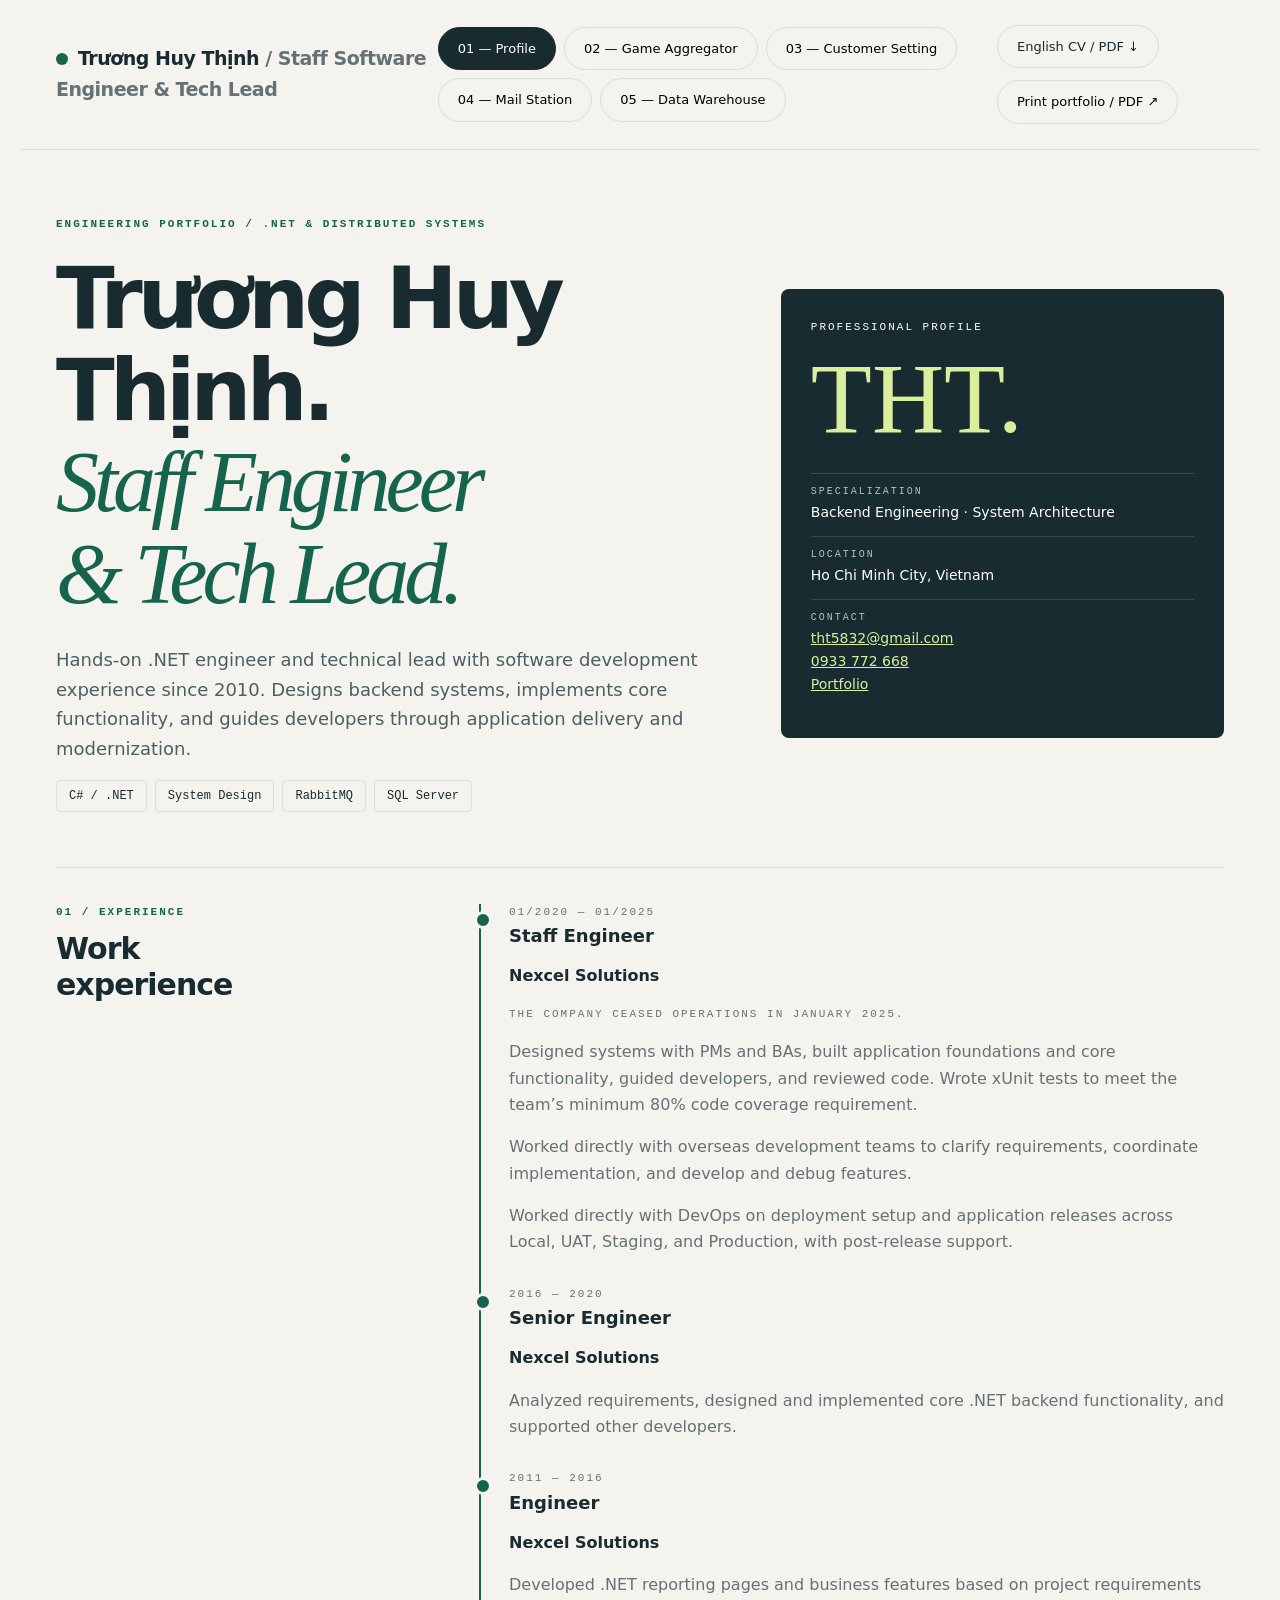
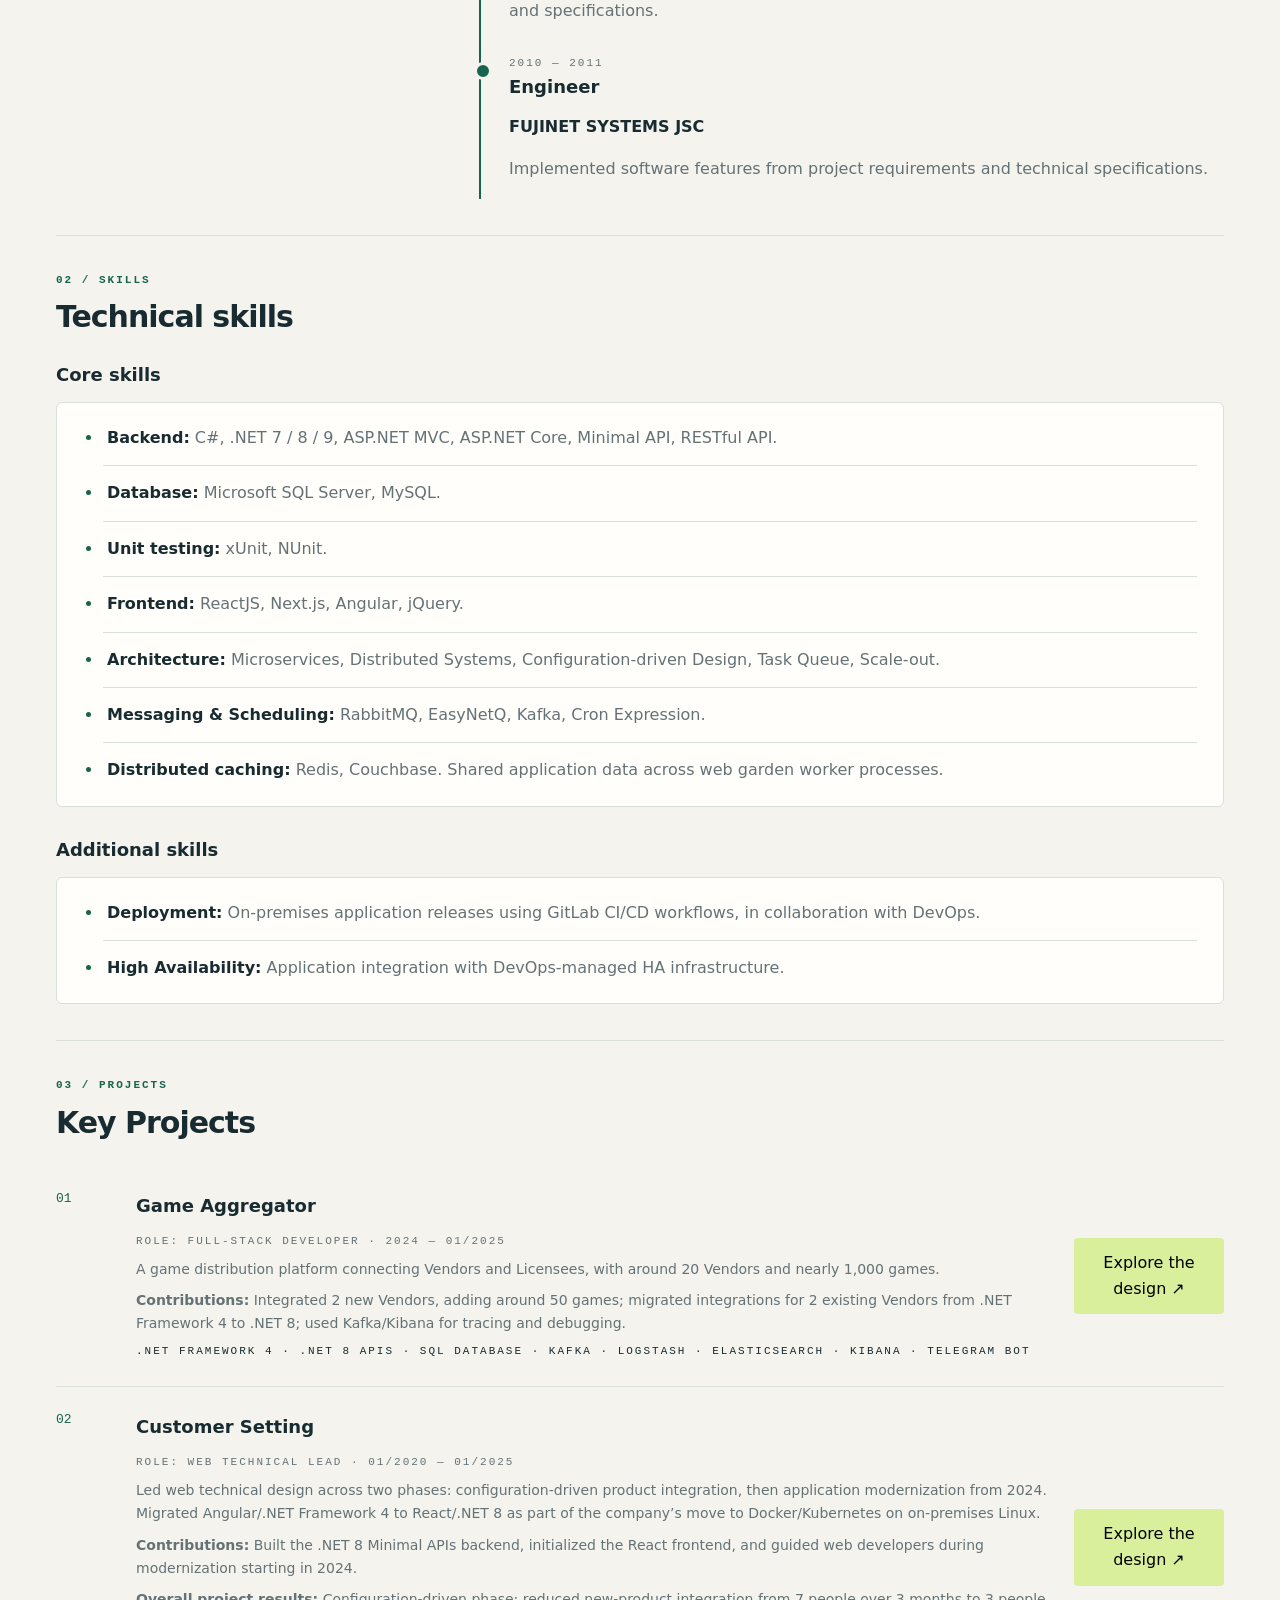
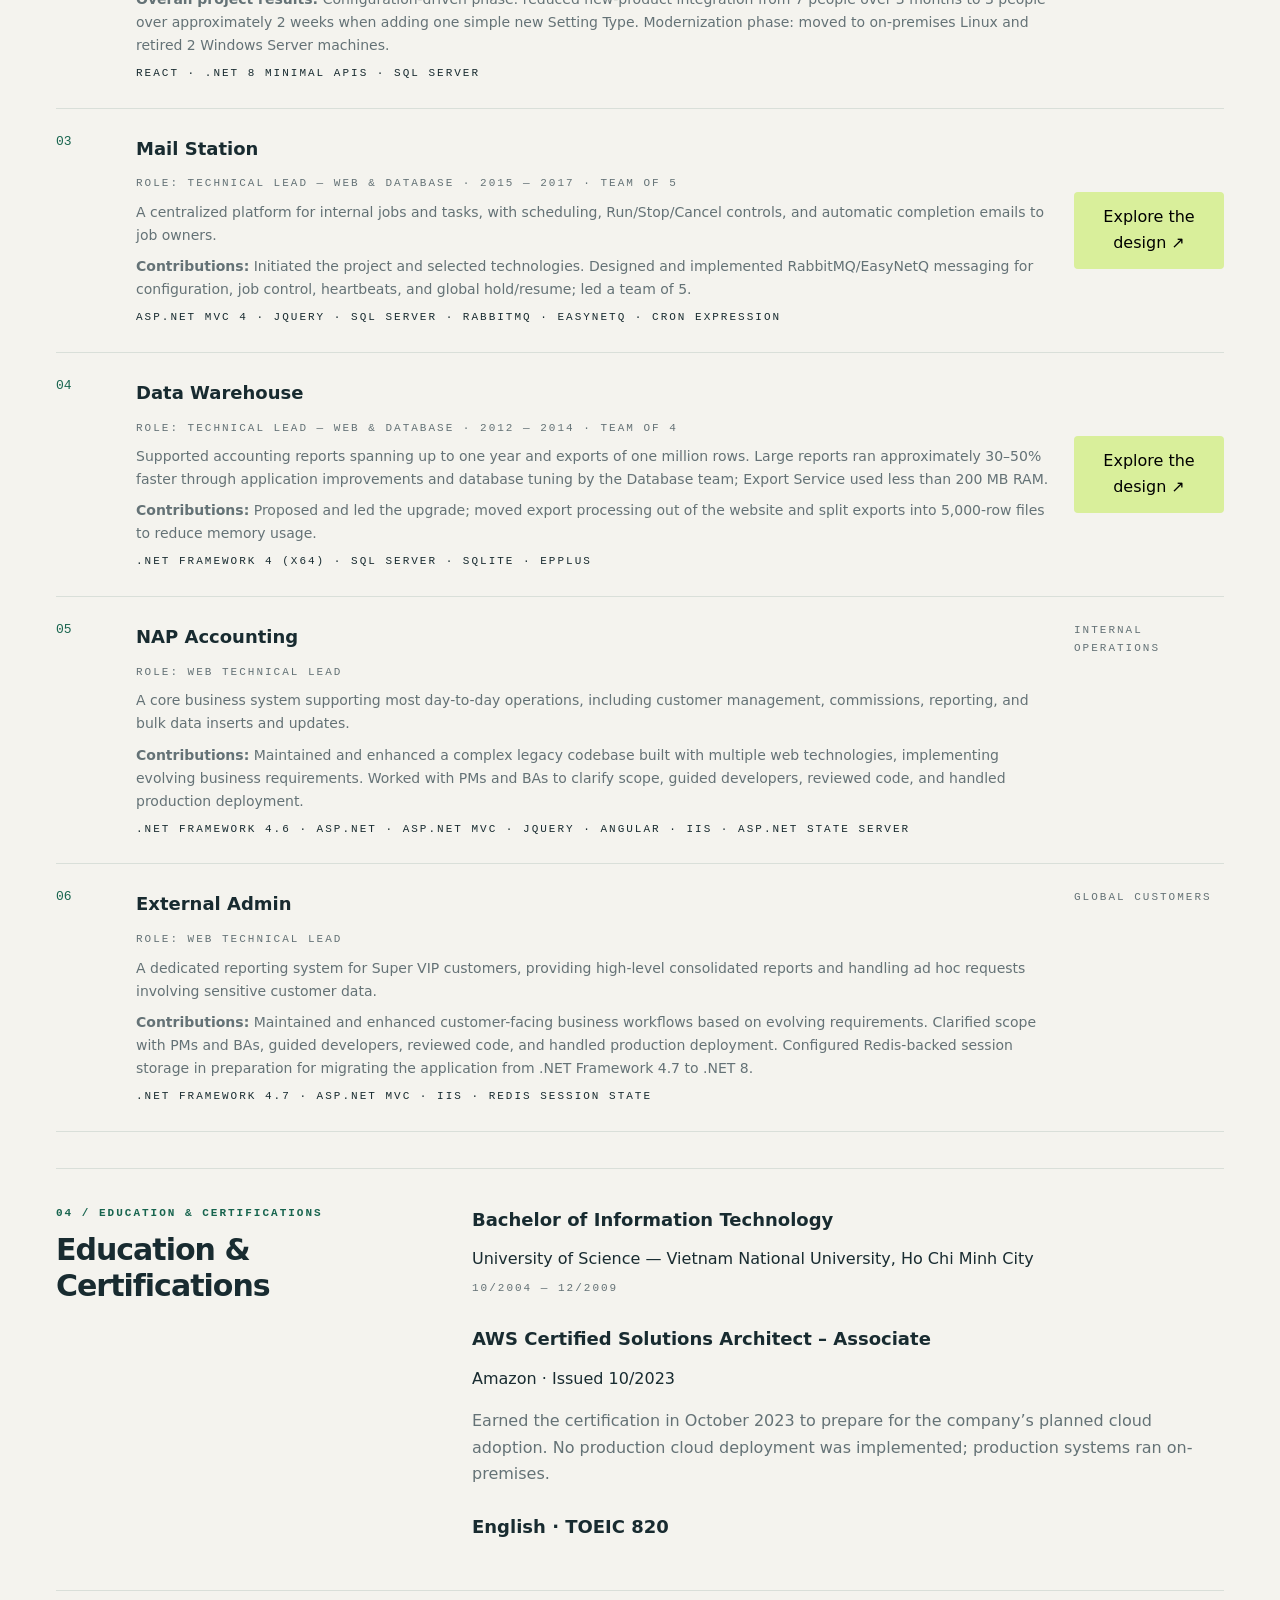
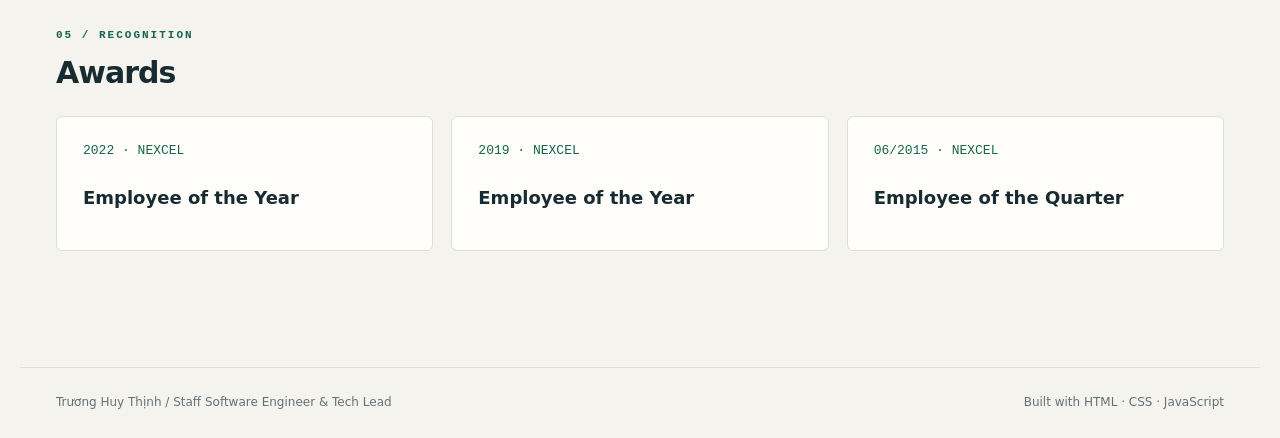
<file: index.html>
<!doctype html>
<html lang="en">
<head><meta charset="utf-8"><meta name="viewport" content="width=device-width,initial-scale=1"><meta name="description" content="Trương Huy Thịnh - .NET backend engineering, system design, and case studies: Customer Setting, Game Aggregator, Mail Station, and Data Warehouse."><title>Trương Huy Thịnh · Engineering Portfolio</title>
<style>
:root{--bg:#f4f3ee;--paper:#fffefa;--ink:#182b30;--muted:#647276;--line:#d9dfd9;--green:#17644e;--lime:#d9ef9b;--orange:#bd603c}*{box-sizing:border-box}body{margin:0;background:var(--bg);color:var(--ink);font:16px/1.65 system-ui,-apple-system,Segoe UI,sans-serif}button,a{-webkit-tap-highlight-color:transparent}button{font:inherit;cursor:pointer}a{color:var(--green)}header{max-width:1240px;margin:auto;display:flex;align-items:center;justify-content:space-between;padding:25px 36px;border-bottom:1px solid var(--line)}.brand{font-size:19px;font-weight:800;letter-spacing:-.5px}.brand i{display:inline-block;background:var(--green);width:12px;height:12px;margin-right:10px;border-radius:50%}.small,.eyebrow{font:11px/1.6 ui-monospace,monospace;text-transform:uppercase;letter-spacing:2px}.muted{color:var(--muted)}nav{display:flex;gap:8px;flex-wrap:wrap}nav button,.print{border:1px solid var(--line);background:transparent;border-radius:30px;padding:10px 19px;font-size:13px}nav button[aria-selected=true]{background:var(--ink);color:white;border-color:var(--ink)}button:focus-visible,a:focus-visible,summary:focus-visible{outline:3px solid var(--orange);outline-offset:4px}main{max-width:1240px;margin:auto;padding:48px 36px 80px}[hidden]{display:none!important}.hero{display:grid;grid-template-columns:1.5fr 1fr;gap:60px;align-items:center;padding:18px 0 55px}.eyebrow{color:var(--green);font-weight:700}h1{font-size:clamp(48px,7vw,86px);line-height:1.06;letter-spacing:-5px;margin:20px 0 25px}h1 em{font-family:Georgia,serif;font-weight:400;color:var(--green)}.lead{font-size:18px;max-width:650px;color:#4a6065}h2{font-size:30px;line-height:1.2;letter-spacing:-1px;margin:10px 0 25px}h3{font-size:18px;margin:0 0 12px}p{margin:0 0 16px}.pills{display:flex;flex-wrap:wrap;gap:8px}.pill{font:12px ui-monospace,monospace;padding:8px 12px;border:1px solid var(--line);border-radius:4px}.identity{background:var(--ink);color:var(--paper);padding:30px;border-radius:8px;position:relative;overflow:hidden}.identity .monogram{font:100px/1 Georgia,serif;color:var(--lime);margin:12px 0 24px}.identity dl{margin:0}.identity dl div{padding:12px 0;border-top:1px solid #ffffff25}.identity dt{font:10px ui-monospace,monospace;color:#b3c5c1;text-transform:uppercase;letter-spacing:2px}.identity dd{margin:4px 0 0;font-size:14px}.section{border-top:1px solid var(--line);padding:36px 0}.grid3{display:grid;grid-template-columns:repeat(3,1fr);gap:18px}.card{background:var(--paper);border:1px solid var(--line);border-radius:6px;padding:26px}.num{font:13px ui-monospace,monospace;color:var(--green);display:block;margin-bottom:25px}.card p{font-size:14px;color:var(--muted)}.ribbon{display:grid;grid-template-columns:repeat(3,1fr);background:var(--lime);border-radius:6px;margin-bottom:45px}.ribbon div{padding:24px;border-right:1px solid #182b3020}.ribbon strong{font-size:25px;display:block;letter-spacing:-1px}.ribbon span{font-size:12px}.timeline{border-left:2px solid var(--green);padding:0 0 0 28px;margin-left:7px}.timeline article{position:relative}.timeline article:before{content:'';position:absolute;left:-35px;top:7px;width:12px;height:12px;background:var(--green);border:3px solid var(--bg);border-radius:50%}.split{display:grid;grid-template-columns:1fr 2fr;gap:40px}.project{display:grid;grid-template-columns:60px 1fr 150px;gap:20px;border-bottom:1px solid var(--line);padding:25px 0}.project p{font-size:14px;color:var(--muted);margin:8px 0}.project button{align-self:center;border:0;background:var(--lime);padding:12px;border-radius:4px}.note{padding:18px 22px;background:#eee9dd;border-left:3px solid var(--orange);font-size:13px;color:#66584e}.title-row{display:flex;align-items:end;justify-content:space-between;gap:20px}.case-title{font-size:clamp(44px,6vw,70px);letter-spacing:-3px}.diagram{overflow:auto;background:var(--paper);border:1px solid var(--line);border-radius:6px;padding:20px}.diagram svg{display:block;width:100%;min-width:850px;height:auto}.legend{font-size:12px;color:var(--muted);margin-top:15px}.flow-tabs{display:flex;gap:8px;flex-wrap:wrap;margin:25px 0}.flow-tabs button{background:transparent;border:1px solid var(--line);padding:10px 16px;border-radius:4px}.flow-tabs button[aria-pressed=true]{background:var(--green);color:white}.steps{counter-reset:step;list-style:none;margin:0;padding:0;display:grid;grid-template-columns:repeat(4,1fr);gap:14px}.steps li{counter-increment:step;background:var(--paper);padding:20px;border:1px solid var(--line);font-size:14px}.steps li:before{content:'0' counter(step);display:block;color:var(--green);font:24px Georgia,serif;margin-bottom:15px}.steps b{display:block;margin-bottom:7px}details{border-bottom:1px solid var(--line);padding:18px 0}summary{cursor:pointer;font-weight:600}details p{margin-top:15px;color:var(--muted);font-size:14px}footer{max-width:1240px;margin:auto;border-top:1px solid var(--line);padding:25px 36px;display:flex;justify-content:space-between;font-size:12px;color:var(--muted)}@media(max-width:760px){header{align-items:flex-start;gap:20px;flex-direction:column}main{padding:30px 20px}.hero,.split{grid-template-columns:1fr;gap:28px}.hero{padding-bottom:30px}h1{letter-spacing:-3px}.grid3,.steps{grid-template-columns:1fr}.ribbon div{padding:15px}.ribbon strong{font-size:19px}.project{grid-template-columns:30px 1fr}.project button{grid-column:2;width:max-content}.title-row{align-items:start;flex-direction:column}header,footer{padding:22px 20px}.identity .monogram{font-size:65px}footer{gap:20px}.print{display:none}}@media print{body{background:white;font-size:11px}header,nav,.print,.flow-tabs,footer{display:none!important}main{padding:0;max-width:none}section[role=tabpanel][hidden],.flow[hidden]{display:block!important}.hero{gap:25px;padding-bottom:20px}h1{font-size:46px}.section{padding:20px 0}.card,.identity,.steps li{break-inside:avoid}.diagram{padding:0}.diagram svg{min-width:0}.case-title{font-size:40px}#mailstation,#warehouse{break-before:page}details p{display:block}*{print-color-adjust:exact}}
.tech-stacks{margin:0;padding:8px 26px 8px 46px;background:var(--paper);border:1px solid var(--line);border-radius:6px}.tech-stacks li{padding:14px 0 14px 4px;color:var(--muted);border-bottom:1px solid var(--line)}.tech-stacks li:last-child{border-bottom:0}.tech-stacks li::marker{color:var(--green)}.tech-stacks strong{color:var(--ink)}@media(max-width:760px){.tech-stacks{padding-left:30px;padding-right:18px}} .header-actions{display:flex;align-items:center;gap:12px;flex-wrap:wrap}@media(max-width:1100px){header{flex-wrap:wrap;gap:16px}}@media print{.header-actions{display:none!important}}.cs-diagram svg{min-width:950px}.cs-diagram{margin:20px 0}.cs-diagram text{font-family:system-ui}@media print{#customer-setting-case{break-before:page}.cs-diagram svg{min-width:0}}

.comparison{overflow-x:auto;margin:24px 0}.comparison table{width:100%;border-collapse:collapse;background:var(--paper);font-size:14px;min-width:620px}.comparison th,.comparison td{text-align:left;vertical-align:top;padding:18px;border:1px solid var(--line)}.comparison thead{background:var(--lime)}.comparison tbody th{width:19%}.sequence-diagram{margin:20px 0}.seq-actor{font:600 15px system-ui;fill:var(--ink)}.seq-label{font:13px system-ui;fill:var(--green)}[data-case-section]>.grid3{margin:20px 0}[data-case-section]>h3{margin-top:28px}@media print{.comparison table{min-width:0}.comparison th,.comparison td{padding:10px}.comparison tr{break-inside:avoid}}

.cv-download{text-decoration:none;display:inline-block;color:var(--ink)}
@media print{
 @page{size:A4;margin:14mm}
 body{font-size:10pt;line-height:1.4;color:#111;background:#fff}
 .hero,.split{display:block}.hero{padding:0 0 10px}.hero h1{font-size:25pt;line-height:1.15;letter-spacing:-1px;margin:8px 0}.hero h1 br{display:none}.hero h1 em{font:inherit;color:inherit;margin-left:8px}.hero .lead{font-size:10pt;max-width:none}.hero .pills,.monogram,.identity>.small,.eyebrow{display:none}
 .identity{background:none;color:#111;padding:0;overflow:visible}.identity dl{display:block}.identity dl div{border:0;padding:2px 0}.identity dl div:first-child{display:none}.identity dt{display:none}.identity dd{font-size:10pt;margin:0}.identity a{color:#111!important}.identity br{display:none}.identity a+a{margin-left:14px}
 h2{font-size:15pt;margin:5px 0 10px;letter-spacing:0}h2 br{display:none}h3{font-size:11pt}.section{padding:12px 0}.small{font-family:inherit;font-size:9pt;letter-spacing:0;text-transform:none}.muted,.project p{color:#333}.timeline{border:0;padding:0;margin:0}.timeline article:before{display:none}.timeline article{margin-top:12px!important;break-inside:avoid}.timeline p{margin-bottom:6px}
 .tech-stacks{background:none;border:0;padding:0;list-style:none}.tech-stacks li{padding:3px 0;border:0}.project{display:block;padding:10px 0;break-inside:avoid}.project>.num,.project button{display:none}.project p{font-size:10pt}.grid3{display:block}.grid3 .card{border:0;background:none;padding:6px 0}.grid3 .num{margin-bottom:3px}.pills{gap:5px}.pill{font-size:9pt;padding:4px 7px}
 body:not([data-print-mode="portfolio"]) main>section[role="tabpanel"]{display:none!important}
 body:not([data-print-mode="portfolio"]) main>#profile{display:block!important}
 body[data-print-mode="portfolio"] main>section[role="tabpanel"]{display:block!important}
 body[data-print-mode="portfolio"] .flow{display:block!important}
}

.ga-diagram{margin:20px 0}.ga-diagram svg{min-width:950px}@media print{#game-aggregator{break-before:page}.ga-diagram svg{min-width:0}}
</style></head>
<body><header><div class="brand"><i></i>Trương Huy Thịnh<span class="muted"> / Staff Software Engineer &amp; Tech Lead</span></div><nav role="tablist" aria-label="Portfolio"><button id="tab-profile" role="tab" aria-controls="profile" aria-selected="true" tabindex="0">01 — Profile</button><button id="tab-game-aggregator" role="tab" aria-controls="game-aggregator" aria-selected="false" tabindex="-1">02 — Game Aggregator</button><button id="tab-customer-setting" role="tab" aria-controls="customer-setting-case" aria-selected="false" tabindex="-1">03 — Customer Setting</button><button id="tab-mailstation" role="tab" aria-controls="mailstation" aria-selected="false" tabindex="-1">04 — Mail Station</button><button id="tab-warehouse" role="tab" aria-controls="warehouse" aria-selected="false" tabindex="-1">05 — Data Warehouse</button></nav><div class="header-actions"><a class="print cv-download" href="output/pdf/Thinh-Truong-CV.pdf" download="Thinh-Truong-CV.pdf">English CV / PDF ↓</a><button class="print" onclick="printPortfolio()">Print portfolio / PDF ↗</button></div></header>
<main><section id="profile" role="tabpanel" aria-labelledby="tab-profile">
<div class="hero"><div><div class="eyebrow">Engineering portfolio / .NET & distributed systems</div><h1>Trương Huy Thịnh.<br><em>Staff Engineer<br>&amp; Tech Lead.</em></h1><p class="lead">Hands-on .NET engineer and technical lead with software development experience since 2010. Designs backend systems, implements core functionality, and guides developers through application delivery and modernization.</p><div class="pills"><span class="pill">C# / .NET</span><span class="pill">System Design</span><span class="pill">RabbitMQ</span><span class="pill">SQL Server</span></div></div><aside class="identity"><div class="small">Professional profile</div><div class="monogram">THT.</div><dl><div><dt>Specialization</dt><dd>Backend Engineering · System Architecture</dd></div><div><dt>Location</dt><dd>Ho Chi Minh City, Vietnam</dd></div><div><dt>Contact</dt><dd><a style="color:var(--lime)" href="mailto:tht5832@gmail.com">tht5832@gmail.com</a><br><a style="color:var(--lime)" href="tel:+84933772668">0933 772 668</a><br><a style="color:var(--lime)" href="https://darkluker5832.github.io/my-cv/">Portfolio</a></dd></div></dl></aside></div>
<section class="section split"><div><div class="eyebrow">01 / Experience</div><h2>Work<br>experience</h2></div><div class="timeline"><article><div class="small muted">01/2020 — 01/2025</div><h3>Staff Engineer</h3><p><b>Nexcel Solutions</b></p><p class="small muted">The company ceased operations in January 2025.</p><p class="muted">Designed systems with PMs and BAs, built application foundations and core functionality, guided developers, and reviewed code. Wrote xUnit tests to meet the team’s minimum 80% code coverage requirement.</p><p class="muted">Worked directly with overseas development teams to clarify requirements, coordinate implementation, and develop and debug features.</p><p class="muted">Worked directly with DevOps on deployment setup and application releases across Local, UAT, Staging, and Production, with post-release support.</p></article><article style="margin-top:30px"><div class="small muted">2016 — 2020</div><h3>Senior Engineer</h3><p><b>Nexcel Solutions</b></p><p class="muted">Analyzed requirements, designed and implemented core .NET backend functionality, and supported other developers.</p></article><article style="margin-top:30px"><div class="small muted">2011 — 2016</div><h3>Engineer</h3><p><b>Nexcel Solutions</b></p><p class="muted">Developed .NET reporting pages and business features based on project requirements and specifications.</p></article><article style="margin-top:30px"><div class="small muted">2010 — 2011</div><h3>Engineer</h3><p><b>FUJINET SYSTEMS JSC</b></p><p class="muted">Implemented software features from project requirements and technical specifications.</p></article></div></section>
<section class="section"><div class="eyebrow">02 / Skills</div><h2>Technical skills</h2><h3>Core skills</h3><ul class="tech-stacks"><li><strong>Backend:</strong> C#, .NET 7 / 8 / 9, ASP.NET MVC, ASP.NET Core, Minimal API, RESTful API.</li><li><strong>Database:</strong> Microsoft SQL Server, MySQL.</li><li><strong>Unit testing:</strong> xUnit, NUnit.</li><li><strong>Frontend:</strong> ReactJS, Next.js, Angular, jQuery.</li><li><strong>Architecture:</strong> Microservices, Distributed Systems, Configuration-driven Design, Task Queue, Scale-out.</li><li><strong>Messaging & Scheduling:</strong> RabbitMQ, EasyNetQ, Kafka, Cron Expression.</li><li><strong>Distributed caching:</strong> Redis, Couchbase. <span>Shared application data across web garden worker processes.</span></li></ul><h3 style="margin-top:28px">Additional skills</h3><ul class="tech-stacks"><li><strong>Deployment:</strong> <span>On-premises application releases using GitLab CI/CD workflows, in collaboration with DevOps.</span></li><li><strong>High Availability:</strong> <span>Application integration with DevOps-managed HA infrastructure.</span></li></ul></section>
<section class="section"><div class="eyebrow">03 / Projects</div><h2>Key Projects</h2><article class="project"><span class="num">01</span><div><h3>Game Aggregator</h3><div class="small muted">Role: Full-stack Developer · 2024 — 01/2025</div><p>A game distribution platform connecting Vendors and Licensees, with around 20 Vendors and nearly 1,000 games.</p><p><b>Contributions:</b> Integrated 2 new Vendors, adding around 50 games; migrated integrations for 2 existing Vendors from .NET Framework 4 to .NET 8; used Kafka/Kibana for tracing and debugging.</p><div class="small">.NET Framework 4 · .NET 8 APIs · SQL Database · Kafka · Logstash · Elasticsearch · Kibana · Telegram Bot</div></div><button data-open-case="game-aggregator">Explore the design ↗</button></article><article class="project"><span class="num">02</span><div><h3 id="customer-setting">Customer Setting</h3><div class="small muted">Role: Web Technical Lead · 01/2020 — 01/2025</div>
<p>Led web technical design across two phases: configuration-driven product integration, then application modernization from 2024. Migrated Angular/.NET Framework 4 to React/.NET 8 as part of the company’s move to Docker/Kubernetes on on-premises Linux.</p><p><b>Contributions:</b> Built the .NET 8 Minimal APIs backend, initialized the React frontend, and guided web developers during modernization starting in 2024.</p>
<p><b>Overall project results:</b> <span>Configuration-driven phase: reduced new-product integration from 7 people over 3 months to 3 people over approximately 2 weeks when adding one simple new Setting Type. Modernization phase: moved to on-premises Linux and retired 2 Windows Server machines.</span></p>
<div class="small">React · .NET 8 Minimal APIs · SQL Server</div>
</div><button data-open-case="customer-setting-case">Explore the design ↗</button></article><article class="project"><span class="num">03</span><div><h3>Mail Station</h3><div class="small muted">Role: Technical Lead — Web &amp; Database · 2015 — 2017 · Team of 5</div><p>A centralized platform for internal jobs and tasks, with scheduling, Run/Stop/Cancel controls, and automatic completion emails to job owners.</p><p><b>Contributions:</b> Initiated the project and selected technologies. Designed and implemented RabbitMQ/EasyNetQ messaging for configuration, job control, heartbeats, and global hold/resume; led a team of 5.</p><div class="small">ASP.NET MVC 4 · jQuery · SQL Server · RabbitMQ · EasyNetQ · Cron Expression</div></div><button data-open-case="mailstation">Explore the design ↗</button></article><article class="project"><span class="num">04</span><div><h3>Data Warehouse</h3><div class="small muted">Role: Technical Lead — Web &amp; Database · 2012 — 2014 · Team of 4</div><p>Supported accounting reports spanning up to one year and exports of one million rows. Large reports ran approximately 30–50% faster through application improvements and database tuning by the Database team; Export Service used less than 200 MB RAM.</p><p><b>Contributions:</b> Proposed and led the upgrade; moved export processing out of the website and split exports into 5,000-row files to reduce memory usage.</p><div class="small">.NET Framework 4 (x64) · SQL Server · SQLite · EPPlus</div></div><button data-open-case="warehouse">Explore the design ↗</button></article><article class="project"><span class="num">05</span><div><h3>NAP Accounting</h3><div class='small muted'>Role: Web Technical Lead</div>
<p>A core business system supporting most day-to-day operations, including customer management, commissions, reporting, and bulk data inserts and updates.</p>
<p><b>Contributions:</b> Maintained and enhanced a complex legacy codebase built with multiple web technologies, implementing evolving business requirements. Worked with PMs and BAs to clarify scope, guided developers, reviewed code, and handled production deployment.</p>
<div class="small">.NET Framework 4.6 · ASP.NET · ASP.NET MVC · jQuery · Angular · IIS · ASP.NET State Server</div>
</div><span class="small muted">Internal Operations</span></article>
<article class="project"><span class="num">06</span><div><h3>External Admin</h3><div class='small muted'>Role: Web Technical Lead</div>
<p>A dedicated reporting system for Super VIP customers, providing high-level consolidated reports and handling ad hoc requests involving sensitive customer data.</p>
<p><b>Contributions:</b> Maintained and enhanced customer-facing business workflows based on evolving requirements. Clarified scope with PMs and BAs, guided developers, reviewed code, and handled production deployment. Configured Redis-backed session storage in preparation for migrating the application from .NET Framework 4.7 to .NET 8.</p>
<div class="small">.NET Framework 4.7 · ASP.NET MVC · IIS · Redis session state</div>
</div><span class="small muted">Global Customers</span></article>
</section>

<section class="section split"><div><div class="eyebrow">04 / Education & Certifications</div><h2>Education &amp;<br>Certifications</h2></div><div><h3>Bachelor of Information Technology</h3><p>University of Science — Vietnam National University, Ho Chi Minh City<br><span class="small muted">10/2004 — 12/2009</span></p><h3 style="margin-top:25px">AWS Certified Solutions Architect – Associate</h3><p>Amazon · Issued 10/2023</p><p class="muted">Earned the certification in October 2023 to prepare for the company’s planned cloud adoption. No production cloud deployment was implemented; production systems ran on-premises.</p><h3 style="margin-top:25px">English · TOEIC 820</h3></div></section><section class="section"><div class="eyebrow">05 / Recognition</div><h2>Awards</h2><div class="grid3"><article class="card"><span class="num">2022 · NEXCEL</span><h3>Employee of the Year</h3></article><article class="card"><span class="num">2019 · NEXCEL</span><h3>Employee of the Year</h3></article><article class="card"><span class="num">06/2015 · NEXCEL</span><h3>Employee of the Quarter</h3></article></div></section>
</section>
<section id="game-aggregator" role="tabpanel" aria-labelledby="tab-game-aggregator" hidden><div class="title-row"><div><h1 class="case-title">Game Aggregator<span style="color:var(--green)">.</span></h1><p class="lead">One game integration platform. Multiple Vendors and Licensees.</p><p class="small muted">Role: Full-stack Developer · 2024 — 01/2025</p></div><div class="pills"><span class="pill">.NET Framework 4</span><span class="pill">.NET 8 APIs</span><span class="pill">SQL Database</span><span class="pill">Kafka</span><span class="pill">Logstash / Elasticsearch / Kibana</span><span class="pill">Telegram Bot</span></div></div><section class="section" data-case-section="1"><div class="eyebrow">01 / Context &amp; current challenges</div><h2>Centralize game content from multiple providers</h2><p class="lead">The company licensed games from Vendors, combined them with internally developed games, and supplied them to Licensees/Partners. The overall platform covered around 20 Vendors and nearly 1,000 games across strategy, board games, card games, shooting, and other genres.</p><p>Each Licensee selected its own game offering based on strategy, performance, and campaigns rather than enabling the whole catalog. Integrating multiple Vendors and internal services made request tracing, result reconciliation, and billing verification important.</p></section>
<section class="section" data-case-section="2"><div class="eyebrow">02 / Legacy system</div><h2>An existing platform with legacy integrations</h2><p>Game Aggregator was already operating when I joined and had been developed using .NET Framework 4. This legacy platform needed migration to .NET 8. Vendor games used their own technologies, such as Cocos, Unity, and other languages/engines. Game Aggregator integrated with Vendors and received game events; the Vendor game code was outside that migration scope.</p><p>My work focused on integrations, game-event ingestion, and modernization within the existing Game Aggregator architecture. I did not directly develop Game Portals or Vendor game source code.</p></section>
<section class="section" data-case-section="3"><div class="eyebrow">03 / Improvement approach</div><h2>Extend integrations and modernize Game Aggregator</h2><div class="grid3"><article class="card"><h3>Integration &amp; migration</h3><p>Developed .NET 8 APIs to integrate 2 new Vendors and receive game events; migrated integrations for 2 existing Vendors from .NET Framework 4 to .NET 8.</p></article><article class="card"><h3>Cross-service tracing</h3><p>Services published trace events to Kafka. Logstash consumed them directly through its Kafka input, processed the logs, and sent them to Elasticsearch for storage and indexing. Kibana queried Elasticsearch to inspect requests, services, and parameters during debugging.</p></article><article class="card"><h3>Vendor-specific reconciliation</h3><p>Scheduled jobs compared Vendor, Game Aggregator, and Licensee data using Vendor-specific schedules. Mismatches triggered alerts to the relevant Telegram rooms for manual investigation.</p></article></div></section>
<section class="section" data-case-section="4"><div class="eyebrow">04 / Individual contribution</div><h2>Full-stack development within the existing system</h2><p>As a full-stack developer, integrated 2 new Vendors with around 50 games and implemented event ingestion. Migrated the integrations for 2 existing Vendors from .NET Framework 4 to .NET 8. Used the existing tracing pipeline: services published to Kafka, Logstash consumed and sent logs to Elasticsearch, and Kibana supported investigation during implementation and debugging.</p><p>The architecture and tracing/reconciliation mechanisms were existing platform capabilities; my individual contribution focused on assigned integrations and changes.</p></section>
<section class="section" data-case-section="5"><div class="eyebrow">05 / New system</div><h2>From Licensee Game Portal to Vendor and result reconciliation</h2><div class="diagram ga-diagram"><svg viewBox="0 0 1100 420" role="img" aria-labelledby="ga-overview-title" font-family="Arial, sans-serif"><title id="ga-overview-title">Game Aggregator — system overview</title><defs><marker id="ga-overview-arrow" markerWidth="9" markerHeight="9" refX="8" refY="4" orient="auto-start-reverse"><path d="M1 1L8 4L1 7" fill="none" stroke="#17644e" stroke-width="1.5"/></marker></defs><rect x="20" y="55" width="220" height="86" rx="7" fill="#f4f3ee" stroke="#aebeb5"/><text x="130.0" y="89" text-anchor="middle" font-size="17" font-weight="600" fill="#182b30">Player</text><text x="130.0" y="116" text-anchor="middle" font-size="13" fill="#52666a">Browser / app</text><rect x="300" y="55" width="220" height="86" rx="7" fill="#f4f3ee" stroke="#aebeb5"/><text x="410" y="89" text-anchor="middle" font-size="16" font-weight="600" fill="#182b30">Licensee Game Portal</text><text x="410" y="116" text-anchor="middle" font-size="11" fill="#52666a">Company-provided or Licensee-built</text><rect x="590" y="55" width="230" height="86" rx="7" fill="#e3efcc" stroke="#aebeb5"/><text x="705.0" y="89" text-anchor="middle" font-size="17" font-weight="600" fill="#182b30">Game Aggregator</text><text x="705.0" y="116" text-anchor="middle" font-size="13" fill="#52666a">Internal services</text><rect x="880" y="55" width="200" height="86" rx="7" fill="#f4f3ee" stroke="#aebeb5"/><text x="980.0" y="89" text-anchor="middle" font-size="17" font-weight="600" fill="#182b30">Game Vendors</text><text x="980.0" y="116" text-anchor="middle" font-size="13" fill="#52666a">Game logic &amp; results</text><path d="M240 98H300" fill="none" stroke="#17644e" stroke-width="1.6"/><path d="M293 101L300 98L293 95" fill="none" stroke="#17644e" stroke-width="1.6"/><path d="M247 95L240 98L247 101" fill="none" stroke="#17644e" stroke-width="1.6"/><path d="M520 98H590" fill="none" stroke="#17644e" stroke-width="1.6"/><path d="M583 101L590 98L583 95" fill="none" stroke="#17644e" stroke-width="1.6"/><path d="M527 95L520 98L527 101" fill="none" stroke="#17644e" stroke-width="1.6"/><path d="M820 98H880" fill="none" stroke="#17644e" stroke-width="1.6"/><path d="M873 101L880 98L873 95" fill="none" stroke="#17644e" stroke-width="1.6"/><path d="M827 95L820 98L827 101" fill="none" stroke="#17644e" stroke-width="1.6"/><rect x="590" y="280" width="230" height="86" rx="7" fill="#f4f3ee" stroke="#aebeb5"/><text x="705.0" y="314" text-anchor="middle" font-size="17" font-weight="600" fill="#182b30">SQL Database</text><text x="705.0" y="341" text-anchor="middle" font-size="13" fill="#52666a">Game result records</text><path d="M705 141V280" fill="none" stroke="#17644e" stroke-width="1.6"/><path d="M702 273L705 280L708 273" fill="none" stroke="#17644e" stroke-width="1.6"/><rect x="20" y="280" width="420" height="86" rx="7" fill="#f4f3ee" stroke="#aebeb5"/><text x="230.0" y="314" text-anchor="middle" font-size="17" font-weight="600" fill="#182b30">Tracing &amp; reconciliation</text><text x="230.0" y="341" text-anchor="middle" font-size="13" fill="#52666a">Kafka / Elastic Stack / Telegram</text><path d="M590 120H555V323H440" fill="none" stroke="#17644e" stroke-width="1.6"/><path d="M447 320L440 323L447 326" fill="none" stroke="#17644e" stroke-width="1.6"/><text x="290" y="185" text-anchor="middle" font-size="14" font-weight="600" fill="#17644e">Game Events</text><text x="290" y="207" text-anchor="middle" font-size="13" fill="#17644e">(Launch, Win/Lose/Draw,</text><text x="290" y="229" text-anchor="middle" font-size="13" fill="#17644e">Cancel/Void, Bonus, Reward,</text><text x="290" y="251" text-anchor="middle" font-size="13" fill="#17644e">Buy Tickets, Buy In-Game Items, …)</text><path d="M130 55V12H980V55M127 48L130 55L133 48M977 48L980 55L983 48" fill="none" stroke="#bd603c" stroke-width="1.5" stroke-dasharray="6 4"/><text x="720" y="33" text-anchor="middle" font-size="13" fill="#bd603c">Direct gameplay after Launch</text></svg></div><p class="legend">Licensees could use the company-provided default Game Portal for a fee or build their own. Both options connected to Game Aggregator; the diagram shows logical roles and connections rather than deployment topology. The dashed path shows direct Player interaction with the Vendor game after Launch; Game Aggregator receives event results sent by the Vendor.</p><h3>1. Game launch through the Licensee Portal</h3><div class="diagram ga-diagram"><svg viewBox="0 0 1100 530" role="img" aria-labelledby="ga-launch-title" font-family="Arial, sans-serif"><title id="ga-launch-title">Game launch through the Licensee Portal</title><rect x="20" y="15" width="200" height="52" rx="6" fill="#f4f3ee" stroke="#aebeb5"/><text x="120" y="47" text-anchor="middle" font-size="15" font-weight="600" fill="#182b30">Player</text><path d="M120 67V515" stroke="#b8c5bc" stroke-dasharray="5 6"/><rect x="300" y="15" width="200" height="52" rx="6" fill="#f4f3ee" stroke="#aebeb5"/><text x="400" y="36" text-anchor="middle" font-size="15" font-weight="600" fill="#182b30">Licensee Game Portal</text><text x="400" y="55" text-anchor="middle" font-size="10.5" fill="#52666a">Company-provided or Licensee-built</text><path d="M400 67V515" stroke="#b8c5bc" stroke-dasharray="5 6"/><rect x="600" y="15" width="200" height="52" rx="6" fill="#e3efcc" stroke="#aebeb5"/><text x="700" y="47" text-anchor="middle" font-size="15" font-weight="600" fill="#182b30">Game Aggregator</text><path d="M700 67V515" stroke="#b8c5bc" stroke-dasharray="5 6"/><rect x="890" y="15" width="200" height="52" rx="6" fill="#f4f3ee" stroke="#aebeb5"/><text x="990" y="47" text-anchor="middle" font-size="15" font-weight="600" fill="#182b30">Vendor Game</text><path d="M990 67V515" stroke="#b8c5bc" stroke-dasharray="5 6"/><path d="M120 120H400M393 117L400 120L393 123" fill="none" stroke="#17644e" stroke-width="1.5"/><text x="260.0" y="108" text-anchor="middle" font-size="13" fill="#17644e">1. Register / log in</text><rect x="325.0" y="174" width="450" height="42" rx="5" fill="#fffefa" stroke="#aebeb5"/><text x="550.0" y="199" text-anchor="middle" font-size="13" fill="#17644e">2. playerId associated with Licensee</text><path d="M400 286H700M693 283L700 286L693 289" fill="none" stroke="#17644e" stroke-width="1.5"/><text x="550.0" y="274" text-anchor="middle" font-size="13" fill="#17644e">3. Send Launch request</text><path d="M700 369H990M983 366L990 369L983 372" fill="none" stroke="#17644e" stroke-width="1.5"/><text x="845.0" y="357" text-anchor="middle" font-size="13" fill="#17644e">4. Forward Launch request to Vendor</text><rect x="470.0" y="423" width="450" height="42" rx="5" fill="#fffefa" stroke="#aebeb5"/><text x="695.0" y="448" text-anchor="middle" font-size="13" fill="#17644e">5. Game launched: proceed to gameplay</text></svg></div><p>Launch is also a Game Event. During startup, players register/log in through the Licensee Game Portal; playerId is associated with the Licensee for reporting and billing. The Launch request travels from the Portal through Game Aggregator to the Vendor to open the game.</p><h3>2. Vendor gameplay &amp; Game Event recording</h3><div class="diagram ga-diagram"><svg viewBox="0 0 1100 703" role="img" aria-labelledby="ga-gameplay-title" font-family="Arial, sans-serif"><title id="ga-gameplay-title">Direct Vendor gameplay and event-result recording</title><rect x="20" y="15" width="200" height="52" rx="6" fill="#f4f3ee" stroke="#aebeb5"/><text x="120" y="47" text-anchor="middle" font-size="15" font-weight="600" fill="#182b30">Player</text><path d="M120 67V598" stroke="#b8c5bc" stroke-dasharray="5 6"/><rect x="300" y="15" width="200" height="52" rx="6" fill="#f4f3ee" stroke="#aebeb5"/><text x="400" y="47" text-anchor="middle" font-size="15" font-weight="600" fill="#182b30">Vendor Game</text><path d="M400 67V598" stroke="#b8c5bc" stroke-dasharray="5 6"/><rect x="600" y="15" width="200" height="52" rx="6" fill="#e3efcc" stroke="#aebeb5"/><text x="700" y="47" text-anchor="middle" font-size="15" font-weight="600" fill="#182b30">Game Aggregator</text><path d="M700 67V598" stroke="#b8c5bc" stroke-dasharray="5 6"/><rect x="890" y="15" width="200" height="52" rx="6" fill="#f4f3ee" stroke="#aebeb5"/><text x="990" y="36" text-anchor="middle" font-size="15" font-weight="600" fill="#182b30">Licensee Game Portal</text><text x="990" y="55" text-anchor="middle" font-size="10.5" fill="#52666a">Company-provided or Licensee-built</text><path d="M990 67V598" stroke="#b8c5bc" stroke-dasharray="5 6"/><path d="M120 120H400M393 117L400 120L393 123M127 117L120 120L127 123" fill="none" stroke="#17644e" stroke-width="1.5"/><text x="260.0" y="108" text-anchor="middle" font-size="13" fill="#17644e">1. Interact directly with Vendor game</text><path d="M400 203h60v25h-60M407 225L400 228L407 231" fill="none" stroke="#17644e" stroke-width="1.5"/><text x="412" y="191" text-anchor="start" font-size="13" fill="#17644e">2. Vendor processes game event</text><path d="M400 286H700M693 283L700 286L693 289" fill="none" stroke="#17644e" stroke-width="1.5"/><text x="550.0" y="274" text-anchor="middle" font-size="13" fill="#17644e">3. Send processed Game Event results</text><path d="M700 369h60v25h-60M707 391L700 394L707 397" fill="none" stroke="#17644e" stroke-width="1.5"/><text x="712" y="357" text-anchor="start" font-size="13" fill="#17644e">4. Record event in SQL DB</text><path d="M700 452H990M983 449L990 452L983 455" fill="none" stroke="#17644e" stroke-width="1.5"/><text x="845.0" y="440" text-anchor="middle" font-size="13" fill="#17644e">5. Forward results to Licensee</text><path d="M990 535h60v25h-60M997 557L990 560L997 563" fill="none" stroke="#17644e" stroke-width="1.5"/><text x="978" y="523" text-anchor="end" font-size="13" fill="#17644e">6. Licensee records results</text><rect x="20" y="613" width="1060" height="70" rx="6" fill="#f4f3ee" stroke="#aebeb5"/><text x="550" y="638" text-anchor="middle" font-size="14" font-weight="600" fill="#17644e">Game Events</text><text x="550" y="663" text-anchor="middle" font-size="13" fill="#17644e">Launch, Win/Lose/Draw, Cancel/Void, Bonus, Reward, Buy Tickets, Buy In-Game Items, …</text></svg></div><p>Once the game has launched, the Player interacts directly with the Vendor-provided game rather than routing each gameplay action through the Portal and Game Aggregator. The Vendor processes game events and sends the results to Game Aggregator. Aggregator records them in SQL DB and forwards the results to the Licensee for recording and report/billing reconciliation.</p><p class="legend">Player IDs associate accounts with Licensees for reporting and billing. Arrows show the logical flow between participants.</p><h3>Request tracing &amp; mismatch alerts</h3><div class="diagram ga-diagram"><svg viewBox="0 0 1100 410" role="img" aria-labelledby="ga-tracing-title" font-family="Arial, sans-serif"><title id="ga-tracing-title">Request tracing and reconciliation alerts</title><text x="220" y="30" text-anchor="middle" font-size="12" fill="#17644e">Produce</text><text x="420" y="30" text-anchor="middle" font-size="12" fill="#17644e">Consume</text><rect x="20" y="40" width="180" height="86" rx="7" fill="#e3efcc" stroke="#aebeb5"/><text x="110" y="74" text-anchor="middle" font-size="14" font-weight="600" fill="#182b30">Game Aggregator Services</text><text x="110" y="101" text-anchor="middle" font-size="11" fill="#52666a">Kafka producers · Request tracing</text><rect x="240" y="40" width="160" height="86" rx="7" fill="#f4f3ee" stroke="#aebeb5"/><text x="320.0" y="74" text-anchor="middle" font-size="16" font-weight="600" fill="#182b30">Kafka</text><text x="320.0" y="101" text-anchor="middle" font-size="12" fill="#52666a">Event stream</text><rect x="440" y="40" width="180" height="86" rx="7" fill="#f4f3ee" stroke="#aebeb5"/><text x="530.0" y="74" text-anchor="middle" font-size="16" font-weight="600" fill="#182b30">Logstash</text><text x="530" y="101" text-anchor="middle" font-size="12" fill="#52666a">Kafka consumer</text><rect x="660" y="40" width="190" height="86" rx="7" fill="#f4f3ee" stroke="#aebeb5"/><text x="755.0" y="74" text-anchor="middle" font-size="16" font-weight="600" fill="#182b30">Elasticsearch</text><text x="755.0" y="101" text-anchor="middle" font-size="12" fill="#52666a">Store &amp; index logs</text><rect x="900" y="40" width="180" height="86" rx="7" fill="#f4f3ee" stroke="#aebeb5"/><text x="990.0" y="74" text-anchor="middle" font-size="16" font-weight="600" fill="#182b30">Kibana</text><text x="990.0" y="101" text-anchor="middle" font-size="12" fill="#52666a">Search &amp; display</text><path d="M200 83H240M233 80L240 83L233 86" fill="none" stroke="#17644e" stroke-width="1.6"/><path d="M400 83H440M433 80L440 83L433 86" fill="none" stroke="#17644e" stroke-width="1.6"/><path d="M620 83H660M653 80L660 83L653 86" fill="none" stroke="#17644e" stroke-width="1.6"/><path d="M900 83H850M857 80L850 83L857 86M893 80L900 83L893 86" fill="none" stroke="#17644e" stroke-width="1.6"/><text x="875" y="153" text-anchor="middle" font-size="12" fill="#17644e">Query / results</text><rect x="20" y="280" width="300" height="86" rx="7" fill="#f4f3ee" stroke="#aebeb5"/><text x="170.0" y="314" text-anchor="middle" font-size="17" font-weight="600" fill="#182b30">Scheduled reconciliation</text><text x="170.0" y="341" text-anchor="middle" font-size="13" fill="#52666a">Vendor-specific schedules</text><rect x="430" y="280" width="280" height="86" rx="7" fill="#f4f3ee" stroke="#aebeb5"/><text x="570.0" y="314" text-anchor="middle" font-size="17" font-weight="600" fill="#182b30">Detect mismatches</text><text x="570.0" y="341" text-anchor="middle" font-size="13" fill="#52666a">Vendor / Aggregator / Licensee</text><rect x="820" y="280" width="260" height="86" rx="7" fill="#f4f3ee" stroke="#aebeb5"/><text x="950.0" y="314" text-anchor="middle" font-size="17" font-weight="600" fill="#182b30">Telegram</text><text x="950.0" y="341" text-anchor="middle" font-size="13" fill="#52666a">Alerts for manual investigation</text><path d="M320 323H430" fill="none" stroke="#17644e" stroke-width="1.6"/><path d="M423 326L430 323L423 320" fill="none" stroke="#17644e" stroke-width="1.6"/><path d="M710 323H820" fill="none" stroke="#17644e" stroke-width="1.6"/><path d="M813 326L820 323L813 320" fill="none" stroke="#17644e" stroke-width="1.6"/><text x="550" y="215" text-anchor="middle" font-size="13" fill="#17644e">Separate workflows: request tracing and data reconciliation</text></svg></div><p class="legend">Logstash consumed Kafka directly through its Kafka input, without a separate consumer service in this workflow. Elasticsearch stored and indexed logs; Kibana queried Elasticsearch for search and display. Reconciliation remained a separate workflow, using Vendor-specific schedules and time zones, with Telegram alerts for manual investigation of mismatches.</p></section>
<section class="section" data-case-section="6"><div class="eyebrow">06 / Outcome</div><h2>Integrated 2 new Vendors and migrated 2 existing Vendor integrations</h2><div class="grid3"><article class="card"><h3>2 new Vendors integrated</h3><p>Implemented Vendor integrations and game-event ingestion within the existing Game Aggregator platform.</p></article><article class="card"><h3>Around 50 games added</h3><p>Made the new Vendors’ games available through the platform as part of those integrations.</p></article><article class="card"><h3>2 Vendor integrations migrated</h3><p>Migrated existing Vendor integrations from .NET Framework 4 to .NET 8.</p></article></div><p class="legend">Vendor teams developed the games; my work covered their integration into Game Aggregator.</p></section>
</section>
<section id="customer-setting-case" role="tabpanel" aria-labelledby="tab-customer-setting" hidden>
<div class="title-row"><div><h1 class="case-title">Customer Setting<span style="color:var(--green)">.</span></h1><p class="lead">From per-product cloning to reusable Setting Types.</p><p class="small muted">Role: Web Technical Lead · 01/2020 — 01/2025</p></div><div class="pills"><span class="pill">React JS</span><span class="pill">.NET 8 LTS · Minimal APIs</span><span class="pill">SQL Server</span></div></div>
<section class="section" data-case-section="1"><div class="eyebrow">01 / Context &amp; current challenges</div><h2>New product integration required extensive copying</h2><p class="lead">Customer Setting manages groups of business settings for each product. The legacy system expanded by cloning a similar product, duplicating shared logic and requiring changes and checks across multiple layers.</p><p>Before modernization, a new product required 3 developers, 2 QC engineers, and 2 Database Developers working full-time for 3 months. The goal was to reuse shared behavior and reduce integration effort.</p></section>
<section class="section" data-case-section="2"><div class="eyebrow">02 / Legacy system</div><h2>Clone frontend, backend, and DB objects per product</h2><p>With Angular and .NET Framework 4, the team selected the closest existing product, cloned its database objects and frontend/backend code, then implemented the differences.</p><div class="diagram cs-diagram"><svg viewBox="0 0 1080 410" role="img" aria-labelledby="cs-old-component" font-family="system-ui"><title id="cs-old-component">Customer Setting — legacy components</title><defs><marker id="cs-old-component-arrow" markerWidth="9" markerHeight="9" refX="8" refY="4" orient="auto"><path d="M1 1L8 4L1 7" fill="none" stroke="#17644e" stroke-width="1.5"/></marker></defs><text x="25" y="30" font-size="17" fill="#182b30">Before: a separate implementation for each product</text><rect x="25" y="60" width="320" height="75" rx="7" fill="#f4f3ee" stroke="#aebeb5"/><text x="43" y="90" font-size="17" fill="#182b30">Product A · Angular</text><text x="43" y="119" font-size="13" fill="#182b30">Product-specific frontend</text><path d="M185 135L185 165" fill="none" stroke="#17644e" stroke-width="1.6" marker-end="url(#cs-old-component-arrow)"/><rect x="25" y="165" width="320" height="75" rx="7" fill="#f4f3ee" stroke="#aebeb5"/><text x="43" y="195" font-size="17" fill="#182b30">Product A · .NET Framework 4</text><text x="43" y="224" font-size="13" fill="#182b30">Product-specific backend</text><path d="M185 240L185 270" fill="none" stroke="#17644e" stroke-width="1.6" marker-end="url(#cs-old-component-arrow)"/><rect x="25" y="270" width="320" height="105" rx="7" fill="#f4f3ee" stroke="#aebeb5"/><text x="43" y="300" font-size="17" fill="#182b30">Product A · SQL Server</text><text x="43" y="329" font-size="13" fill="#182b30">Tables · Stored procedures</text><text x="43" y="354" font-size="13" fill="#182b30">Functions · Triggers</text><rect x="380" y="60" width="320" height="75" rx="7" fill="#f4f3ee" stroke="#aebeb5"/><text x="398" y="90" font-size="17" fill="#182b30">Product B · Angular</text><text x="398" y="119" font-size="13" fill="#182b30">Product-specific frontend</text><path d="M540 135L540 165" fill="none" stroke="#17644e" stroke-width="1.6" marker-end="url(#cs-old-component-arrow)"/><rect x="380" y="165" width="320" height="75" rx="7" fill="#f4f3ee" stroke="#aebeb5"/><text x="398" y="195" font-size="17" fill="#182b30">Product B · .NET Framework 4</text><text x="398" y="224" font-size="13" fill="#182b30">Product-specific backend</text><path d="M540 240L540 270" fill="none" stroke="#17644e" stroke-width="1.6" marker-end="url(#cs-old-component-arrow)"/><rect x="380" y="270" width="320" height="105" rx="7" fill="#f4f3ee" stroke="#aebeb5"/><text x="398" y="300" font-size="17" fill="#182b30">Product B · SQL Server</text><text x="398" y="329" font-size="13" fill="#182b30">Tables · Stored procedures</text><text x="398" y="354" font-size="13" fill="#182b30">Functions · Triggers</text><rect x="735" y="60" width="320" height="75" rx="7" fill="#f4f3ee" stroke="#aebeb5"/><text x="753" y="90" font-size="17" fill="#182b30">New Product · Angular</text><text x="753" y="119" font-size="13" fill="#182b30">Product-specific frontend</text><path d="M895 135L895 165" fill="none" stroke="#17644e" stroke-width="1.6" marker-end="url(#cs-old-component-arrow)"/><rect x="735" y="165" width="320" height="75" rx="7" fill="#f4f3ee" stroke="#aebeb5"/><text x="753" y="195" font-size="17" fill="#182b30">New Product · .NET Framework 4</text><text x="753" y="224" font-size="13" fill="#182b30">Product-specific backend</text><path d="M895 240L895 270" fill="none" stroke="#17644e" stroke-width="1.6" marker-end="url(#cs-old-component-arrow)"/><rect x="735" y="270" width="320" height="105" rx="7" fill="#f4f3ee" stroke="#aebeb5"/><text x="753" y="300" font-size="17" fill="#182b30">New Product · SQL Server</text><text x="753" y="329" font-size="13" fill="#182b30">Tables · Stored procedures</text><text x="753" y="354" font-size="13" fill="#182b30">Functions · Triggers</text></svg></div><p class="legend">Columns represent product-specific code and database objects; they do not imply separate databases or servers.</p><div class="grid3" style="margin-top:22px"><article class="card"><h3>Duplication across layers</h3><p>One integration involved Angular, backend code, tables, stored procedures, functions, and triggers.</p></article><article class="card"><h3>Fragmented maintenance</h3><p>The same behavior lived in multiple copies, increasing the number of places to check when shared business rules changed.</p></article><article class="card"><h3>Unclear reuse boundaries</h3><p>Product-specific behavior was mixed with reusable behavior, so each new branch carried another copy of the existing code.</p></article></div><h3>Legacy integration flow</h3><div class="diagram cs-diagram"><svg viewBox="0 0 1080 525" role="img" aria-labelledby="cs-old-sequence" font-family="system-ui"><title id="cs-old-sequence">Legacy product onboarding sequence</title><defs><marker id="cs-old-sequence-arrow" markerWidth="9" markerHeight="9" refX="8" refY="4" orient="auto"><path d="M1 1L8 4L1 7" fill="none" stroke="#17644e" stroke-width="1.5"/></marker></defs><rect x="15" y="15" width="210" height="55" rx="7" fill="#e3efcc" stroke="#aebeb5"/><text x="33" y="45" font-size="17" fill="#182b30">Developer</text><path d="M120 70V510" stroke="#aebeb5" stroke-dasharray="5 6"/><rect x="435" y="15" width="210" height="55" rx="7" fill="#f4f3ee" stroke="#aebeb5"/><text x="453" y="45" font-size="17" fill="#182b30">Existing Product</text><path d="M540 70V510" stroke="#aebeb5" stroke-dasharray="5 6"/><rect x="855" y="15" width="210" height="55" rx="7" fill="#f4f3ee" stroke="#aebeb5"/><text x="873" y="45" font-size="17" fill="#182b30">New Product</text><path d="M960 70V510" stroke="#aebeb5" stroke-dasharray="5 6"/><path d="M120 120L540 120" fill="none" stroke="#17644e" stroke-width="1.6" marker-end="url(#cs-old-sequence-arrow)"/><text x="330" y="108" text-anchor="middle" font-size="13" fill="#17644e">1. Select the closest existing product</text><path d="M540 196L960 196" fill="none" stroke="#17644e" stroke-width="1.6" marker-end="url(#cs-old-sequence-arrow)"/><text x="750" y="184" text-anchor="middle" font-size="13" fill="#17644e">2. Clone tables, procedures, functions, triggers</text><path d="M540 272L960 272" fill="none" stroke="#17644e" stroke-width="1.6" marker-end="url(#cs-old-sequence-arrow)"/><text x="750" y="260" text-anchor="middle" font-size="13" fill="#17644e">3. Clone Angular frontend and .NET 4 backend</text><path d="M120 348L960 348" fill="none" stroke="#17644e" stroke-width="1.6" marker-end="url(#cs-old-sequence-arrow)"/><text x="540" y="336" text-anchor="middle" font-size="13" fill="#17644e">4. Implement business differences</text><path d="M120 424L960 424" fill="none" stroke="#17644e" stroke-width="1.6" marker-end="url(#cs-old-sequence-arrow)"/><text x="540" y="412" text-anchor="middle" font-size="13" fill="#17644e">5. Verify and deploy the new product branch</text></svg></div></section>
<section class="section" data-case-section="3"><div class="eyebrow">03 / Improvement approach</div><h2>Reuse Setting Types instead of cloning products</h2><p>Phase 1 — through early 2024: replaced per-product cloning with Product ID → Setting Type ID configuration. The integration staffing and lead-time improvements below belong to this phase.</p><p>Phase 2 — from 2024: modernized to React/.NET 8 in line with the company’s Docker/Kubernetes direction, moved to on-premises Linux, and retired 2 Windows Server machines.</p><div class="grid3"><article class="card"><h3>Separate units of behavior</h3><p>Each Setting Type has an identifier and an implementation shared across products; unsupported behavior is added only when needed.</p></article><article class="card"><h3>Map through configuration</h3><p>A Product ID maps to a set of Setting Type IDs. When all types exist, a product is added through mapping configuration instead of copying application layers.</p></article><article class="card"><h3>Modernize the web application</h3><p>Migrated Angular and .NET Framework 4 to React and .NET 8 Minimal APIs, combining shared design with collaboration across Database, QC, and PM/BA.</p></article></div></section>
<section class="section" data-case-section="4"><div class="eyebrow">04 / Individual contribution</div><h2>Led technical design and implementation for the web</h2><p>Led web technical design for Customer Setting. Established the configuration-driven design in the initial phase to reuse business behavior by Setting Type. During modernization from 2024, built the .NET 8 Minimal APIs backend, initialized the React frontend, and guided web developers; collaborated with Database, QC, PM/BA, and DevOps on deployment to on-premises Linux.</p></section>
<section class="section" data-case-section="5"><div class="eyebrow">05 / New system</div><h2>A shared application configured per product</h2><p>After modernization, Customer Setting ran on on-premises Linux in line with the company’s Docker/Kubernetes direction; 2 legacy Windows Server machines were retired. The diagram below shows logical application components, not Kubernetes topology.</p><p>Each product and Setting Type has its own ID. Commission, Position Taking, and Max per Games are examples of Setting Types; a product combines multiple types according to its business needs.</p><div class="diagram cs-diagram"><svg viewBox="0 0 1080 560" role="img" aria-labelledby="cs-new-component" font-family="system-ui"><title id="cs-new-component">Customer Setting — configuration-driven components</title><defs><marker id="cs-new-component-arrow" markerWidth="9" markerHeight="9" refX="8" refY="4" orient="auto"><path d="M1 1L8 4L1 7" fill="none" stroke="#17644e" stroke-width="1.5"/></marker></defs><rect x="330" y="20" width="420" height="85" rx="7" fill="#e3efcc" stroke="#aebeb5"/><text x="348" y="50" font-size="17" fill="#182b30">«component» React JS</text><text x="348" y="79" font-size="13" fill="#182b30">Customer Setting frontend</text><path d="M540 105L540 140" fill="none" stroke="#17644e" stroke-width="1.6" marker-end="url(#cs-new-component-arrow)"/><rect x="225" y="140" width="630" height="90" rx="7" fill="#e3efcc" stroke="#aebeb5"/><text x="243" y="170" font-size="17" fill="#182b30">«component» .NET 8 LTS · Minimal APIs</text><text x="243" y="199" font-size="13" fill="#182b30">Shared backend · Product ID + Setting Type ID</text><path d="M380 230L230 280" fill="none" stroke="#17644e" stroke-width="1.6" marker-end="url(#cs-new-component-arrow)"/><path d="M700 230L820 280" fill="none" stroke="#17644e" stroke-width="1.6" marker-end="url(#cs-new-component-arrow)"/><rect x="20" y="280" width="420" height="120" rx="7" fill="#f4f3ee" stroke="#aebeb5"/><text x="38" y="310" font-size="17" fill="#182b30">«logical component» Setting Types</text><text x="38" y="339" font-size="13" fill="#182b30">Commission · Position Taking · Max per Games</text><text x="38" y="364" font-size="13" fill="#182b30">Reusable implementations by Setting Type ID</text><rect x="580" y="280" width="480" height="120" rx="7" fill="#e3efcc" stroke="#aebeb5"/><text x="598" y="310" font-size="17" fill="#182b30">«configuration» Product → Setting Types</text><text x="598" y="339" font-size="13" fill="#182b30">Product ID: 20</text><text x="598" y="364" font-size="13" fill="#182b30">Setting Type IDs: [1, 3, 9, 12]</text><path d="M230 400L400 445" fill="none" stroke="#17644e" stroke-width="1.6" marker-end="url(#cs-new-component-arrow)"/><path d="M820 400L680 445" fill="none" stroke="#17644e" stroke-width="1.6" marker-end="url(#cs-new-component-arrow)"/><rect x="225" y="445" width="630" height="80" rx="7" fill="#f4f3ee" stroke="#aebeb5"/><text x="243" y="475" font-size="17" fill="#182b30">«database» Microsoft SQL Server</text><text x="243" y="504" font-size="13" fill="#182b30">Customer Setting data and configuration</text></svg></div><p class="legend">This logical component diagram shows responsibilities and configuration relationships, not deployment topology or a physical schema. IDs 1, 3, 9, and 12 are illustrative and are not mapped to specific type names.</p><h3>New integration flow</h3><p>With the legacy approach, even cloning a similar product required retesting all copied code. With the new approach, when all required Setting Types are already supported, onboarding only adds product mapping configuration; it requires no code changes or full retesting of the shared code as a separate cloned branch.</p><div class="diagram cs-diagram"><svg viewBox="0 0 1080 525" role="img" aria-labelledby="cs-new-sequence" font-family="system-ui"><title id="cs-new-sequence">Configuration-driven product onboarding sequence</title><defs><marker id="cs-new-sequence-arrow" markerWidth="9" markerHeight="9" refX="8" refY="4" orient="auto"><path d="M1 1L8 4L1 7" fill="none" stroke="#17644e" stroke-width="1.5"/></marker></defs><rect x="15" y="15" width="210" height="55" rx="7" fill="#e3efcc" stroke="#aebeb5"/><text x="33" y="45" font-size="17" fill="#182b30">Developer</text><path d="M120 70V510" stroke="#aebeb5" stroke-dasharray="5 6"/><rect x="435" y="15" width="210" height="55" rx="7" fill="#f4f3ee" stroke="#aebeb5"/><text x="453" y="45" font-size="17" fill="#182b30">Setting Types</text><path d="M540 70V510" stroke="#aebeb5" stroke-dasharray="5 6"/><rect x="855" y="15" width="210" height="55" rx="7" fill="#f4f3ee" stroke="#aebeb5"/><text x="873" y="45" font-size="17" fill="#182b30">Product Config</text><path d="M960 70V510" stroke="#aebeb5" stroke-dasharray="5 6"/><path d="M120 120L540 120" fill="none" stroke="#17644e" stroke-width="1.6" marker-end="url(#cs-new-sequence-arrow)"/><text x="330" y="108" text-anchor="middle" font-size="13" fill="#17644e">1. Identify required Setting Types</text><path d="M540 196L120 196" fill="none" stroke="#17644e" stroke-width="1.6" marker-end="url(#cs-new-sequence-arrow)"/><text x="330" y="184" text-anchor="middle" font-size="13" fill="#17644e">2. Check existing types</text><path d="M120 272L540 272" fill="none" stroke="#17644e" stroke-width="1.6" marker-end="url(#cs-new-sequence-arrow)"/><text x="330" y="260" text-anchor="middle" font-size="13" fill="#17644e">3. If missing: assign an ID and implement a new type</text><path d="M120 348L960 348" fill="none" stroke="#17644e" stroke-width="1.6" marker-end="url(#cs-new-sequence-arrow)"/><text x="540" y="336" text-anchor="middle" font-size="13" fill="#17644e">4. Add Product 20 → [1, 3, 9, 12]</text><path d="M960 424L540 424" fill="none" stroke="#17644e" stroke-width="1.6" marker-end="url(#cs-new-sequence-arrow)"/><text x="750" y="412" text-anchor="middle" font-size="13" fill="#17644e">5. Reuse implementations of existing types</text></svg></div><p class="legend">This is the development team’s product-onboarding flow, not an API runtime trace. If all required Setting Types already exist, the new-type implementation step is skipped.</p><div class="grid3" style="margin-top:22px"><article class="card"><h3>Product ID</h3><p>Identifies the product independently of the combination of Setting Types it uses.</p></article><article class="card"><h3>Setting Type ID</h3><p>Identifies a type of behavior reusable across products. A new type needs to be created and implemented once.</p></article><article class="card"><h3>Mapping configuration</h3><p>For example, Product 20 uses [1, 3, 9, 12]. For supported types, onboarding adds configuration instead of cloning every layer.</p></article></div></section>
<section class="section" data-case-section="6"><div class="eyebrow">06 / Outcome</div><h2>Outcomes by phase</h2><p class="legend">The configuration-driven phase reduced product integration effort; modernization from 2024 moved the system to on-premises Linux.</p><h3>Phase 1: reduced product integration effort</h3><p><b>Overall project results:</b> Web Development, Database, QC, and PM/BA are separate teams. Personal responsibility focused on web technical design and implementation; the results below reflect the combined project effort.</p><div class="grid3"><article class="card"><span class="num">Before modernization</span><h3>3 dev · 2 QC · 2 Database Developer</h3><p>3 months · full-time / new product</p></article><article class="card"><span class="num">One simple new Setting Type</span><h3>1 dev · 1 QC · 1 Database Developer</h3><p>Approximately 2 weeks / new product</p></article><article class="card"><span class="num">All Setting Types reused</span><h3>1 QC engineer · Developer supports deployment</h3><p>Approximately 1 week / new product</p><p>Only mapping configuration and light testing are needed; no new Setting Type implementation is required.</p></article></div><p>Reported overall integration scope: around 20 new products.</p><p class="lead">Products sharing supported business behavior were integrated through configuration. New code was reserved for unsupported Setting Types or product-specific behavior, rather than copying an entire existing product.</p><article class="card" style="margin-top:22px"><h3>Phase 2: retired 2 Windows Server machines</h3><p>The system moved to on-premises Linux and retired 2 legacy Windows Server machines, reducing the Windows infrastructure maintained for the project.</p></article></section>
</section>
<section id="mailstation" role="tabpanel" aria-labelledby="tab-mailstation" hidden><div class="title-row"><div><h1 class="case-title">Mail Station<span style="color:var(--green)">.</span></h1><p class="lead">Centralized management.<br>Distributed execution by team.</p><p class="small muted">Role: Technical Lead — Web &amp; Database · 2015 — 2017 · Team of 5</p></div><div class="pills"><span class="pill">RabbitMQ + EasyNetQ</span><span class="pill">Request / Response</span><span class="pill">Pub / Sub</span></div></div>
<section class="section" data-case-section="1"><div class="eyebrow">01 / Context &amp; current challenges</div><h2>Distributed jobs without a central view</h2><p class="lead">Each team managed internal jobs with its own tools. When jobs for a partner needed to be reviewed or stopped, the company lacked a central inventory to identify every active task.</p><p>When a partner contract ended, the lack of a central job inventory made it difficult to identify and stop every related task, creating a risk of continued data delivery after the contract had expired.</p></section>
<section class="section" data-case-section="2"><div class="eyebrow">02 / Legacy system</div><h2>Team-owned scheduling and operations</h2><div class="grid3"><article class="card"><h3>Team jobs</h3><p>Teams primarily used Windows Task Scheduler for internal tasks, with schedules and operations spread across teams.</p></article><article class="card"><h3>Database team jobs</h3><p>The Database team used SQL Server Agent and Database Mail to email results after job completion.</p></article><article class="card"><h3>No shared inventory</h3><p>There was no shared administration page to search by partner, monitor status, and control all internal jobs.</p></article></div></section>
<section class="section" data-case-section="3"><div class="eyebrow">03 / Improvement approach</div><h2>Central administration, execution at the Client</h2><div class="grid3"><article class="card"><h3>One configuration source</h3><p>Admin stores job information, cron, email configuration, and team permissions in SQL Server; Clients fetch current configuration at startup.</p></article><article class="card"><h3>Messaging-based control</h3><p>Request/Response retrieves job information. Pub/Sub carries cron changes and Run/Stop/Cancel commands; business logic remains in the Client JobTask.</p></article><article class="card"><h3>Availability monitoring</h3><p>Clients send a heartbeat every minute. Job List shows Not Available when the latest heartbeat is more than 5 minutes old.</p></article></div></section>
<section class="section" data-case-section="4"><div class="eyebrow">04 / Individual contribution</div><h2>Initiated the platform and built core functionality</h2><p>Technical Lead — Web &amp; Database in a team of 5. Initiated the project, researched and selected technologies, and designed and implemented RabbitMQ/EasyNetQ messaging for configuration retrieval, cron updates, job control, and heartbeats. Built core functionality, specified pages and features, supported team members, and reported progress to the Manager.</p><p>Individual teams owned and developed job business logic in Client Services/Apps; the platform provided shared administration and integration mechanisms.</p><p>Technologies: ASP.NET MVC 4, jQuery, SQL Server, RabbitMQ, EasyNetQ, Cron Expression.</p></section>
<section class="section" data-case-section="5"><div class="eyebrow">05 / New system</div><h2>Shared Admin, team-owned execution</h2><div class="diagram"><svg viewBox="0 0 1080 390" role="img" aria-labelledby="uml-title uml-desc" font-family="system-ui">
<title id="uml-title">Mail Station architecture overview</title>
<desc id="uml-desc">Admin manages and monitors jobs, storing configuration and status in SQL Server. RabbitMQ connects Admin to team-owned Clients that execute jobs. The email library uses an SMTP server.</desc>
<defs><marker id="ms-overview-arrow" markerWidth="8" markerHeight="8" refX="7" refY="4" orient="auto-start-reverse"><path d="M1 1L7 4L1 7" fill="none" stroke="#17644e" stroke-width="1.5"/></marker></defs>
<g fill="none" stroke="#17644e" stroke-width="1.6" marker-end="url(#ms-overview-arrow)">
<path d="M325 95H415" marker-start="url(#ms-overview-arrow)"/>
<path d="M665 95H755" marker-start="url(#ms-overview-arrow)"/>
<path d="M175 145V245" marker-start="url(#ms-overview-arrow)"/>
<path d="M905 145V245"/>
</g>
<g stroke="#aebeb5" stroke-width="1.3">
<rect x="25" y="45" width="300" height="100" rx="8" fill="#f4f3ee"/>
<rect x="415" y="45" width="250" height="100" rx="8" fill="#e3efcc"/>
<rect x="755" y="45" width="300" height="100" rx="8" fill="#f4f3ee"/>
<rect x="25" y="245" width="300" height="100" rx="8" fill="#f4f3ee"/>
<rect x="755" y="245" width="300" height="100" rx="8" fill="#f4f3ee"/>
</g>
<g text-anchor="middle" fill="#182b30" font-size="19" font-weight="600">
<text x="175" y="86">Mail Station Admin</text>
<text x="540" y="86">RabbitMQ</text>
<text x="905" y="86">Client Services / Apps</text>
<text x="175" y="286">SQL Server</text>
<text x="905" y="286">SMTP Server</text>
</g>
<g text-anchor="middle" fill="#647276" font-size="15">
<text x="175" y="117">Administration &amp; monitoring</text>
<text x="540" y="117">Messaging</text>
<text x="905" y="117">Scheduling &amp; job execution</text>
<text x="175" y="317">Configuration &amp; status</text>
<text x="905" y="317">Email delivery</text>
</g></svg></div><p class="legend">This overview shows the main components and logical connections. The sequence diagrams below describe each workflow in detail.</p><div class="flow-tabs" role="group" aria-label="Choose workflow"><button data-flow="startup" aria-pressed="true">Startup</button><button data-flow="cron" aria-pressed="false">Cron changes</button><button data-flow="run" aria-pressed="false">Run now</button><button data-flow="cancel" aria-pressed="false">Stop / Cancel</button><button data-flow="heartbeat" aria-pressed="false">Heartbeat</button><button data-flow="hold" aria-pressed="false">Global hold</button><button data-flow="resume" aria-pressed="false">Resume after hold</button></div><div class="flow" id="flow-startup"><div class="diagram sequence-diagram"><svg viewBox="0 0 1100 571" role="img" aria-labelledby="ms-startup-title"><title id="ms-startup-title">Client startup and configuration</title><defs><marker id="ms-startup-arrow" markerWidth="9" markerHeight="9" refX="8" refY="4" orient="auto"><path d="M1 1L8 4L1 7" fill="none" stroke="#17644e" stroke-width="1.5"/></marker></defs><rect x="15.0" y="15" width="230" height="52" rx="6" fill="#e3efcc" stroke="#aebeb5"/><text x="130.0" y="47" text-anchor="middle" class="seq-actor">Admin</text><path d="M130.0 67V556" stroke="#b8c5bc" stroke-dasharray="5 6"/><rect x="435.0" y="15" width="230" height="52" rx="6" fill="#f4f3ee" stroke="#aebeb5"/><text x="550.0" y="47" text-anchor="middle" class="seq-actor">RabbitMQ</text><path d="M550.0 67V556" stroke="#b8c5bc" stroke-dasharray="5 6"/><rect x="855.0" y="15" width="230" height="52" rx="6" fill="#f4f3ee" stroke="#aebeb5"/><text x="970.0" y="47" text-anchor="middle" class="seq-actor">Client / JobTask</text><path d="M970.0 67V556" stroke="#b8c5bc" stroke-dasharray="5 6"/><path d="M130.0 120h65v24h-65" fill="none" stroke="#17644e" stroke-width="1.5" marker-end="url(#ms-startup-arrow)"/><text x="142.0" y="108" text-anchor="start" class="seq-label">1. Admin ready to handle requests</text><path d="M970.0 196h65v24h-65" fill="none" stroke="#17644e" stroke-width="1.5" marker-end="url(#ms-startup-arrow)"/><text x="958.0" y="184" text-anchor="end" class="seq-label">2. Startup: clear old messages</text><path d="M970.0 272H550.0" fill="none" stroke="#17644e" stroke-width="1.5" marker-end="url(#ms-startup-arrow)"/><text x="760.0" y="260" text-anchor="middle" class="seq-label">3. Request job information and cron</text><path d="M550.0 348H130.0" fill="none" stroke="#17644e" stroke-width="1.5" marker-end="url(#ms-startup-arrow)"/><text x="340.0" y="336" text-anchor="middle" class="seq-label">4. Forward request to Admin</text><path d="M130.0 424H970.0" fill="none" stroke="#17644e" stroke-width="1.5" marker-end="url(#ms-startup-arrow)"/><text x="550.0" y="412" text-anchor="middle" class="seq-label">5. Return current configuration via broker</text><path d="M970.0 500h65v24h-65" fill="none" stroke="#17644e" stroke-width="1.5" marker-end="url(#ms-startup-arrow)"/><text x="958.0" y="488" text-anchor="end" class="seq-label">6. Register cron unless held</text></svg></div><p>On startup, Clients clear old cron-change, Run, and Stop/Cancel messages, then retrieve current job information, cron, and HoldOn status through Request/Response. Held jobs remain waiting; otherwise cron is registered. Admin must be ready first to respond.</p></div><div class="flow" id="flow-cron" hidden><div class="diagram sequence-diagram"><svg viewBox="0 0 1100 419" role="img" aria-labelledby="ms-cron-title"><title id="ms-cron-title">Cron schedule update</title><defs><marker id="ms-cron-arrow" markerWidth="9" markerHeight="9" refX="8" refY="4" orient="auto"><path d="M1 1L8 4L1 7" fill="none" stroke="#17644e" stroke-width="1.5"/></marker></defs><rect x="15.0" y="15" width="230" height="52" rx="6" fill="#e3efcc" stroke="#aebeb5"/><text x="130.0" y="47" text-anchor="middle" class="seq-actor">Admin</text><path d="M130.0 67V404" stroke="#b8c5bc" stroke-dasharray="5 6"/><rect x="435.0" y="15" width="230" height="52" rx="6" fill="#f4f3ee" stroke="#aebeb5"/><text x="550.0" y="47" text-anchor="middle" class="seq-actor">RabbitMQ</text><path d="M550.0 67V404" stroke="#b8c5bc" stroke-dasharray="5 6"/><rect x="855.0" y="15" width="230" height="52" rx="6" fill="#f4f3ee" stroke="#aebeb5"/><text x="970.0" y="47" text-anchor="middle" class="seq-actor">Client / JobTask</text><path d="M970.0 67V404" stroke="#b8c5bc" stroke-dasharray="5 6"/><path d="M130.0 120h65v24h-65" fill="none" stroke="#17644e" stroke-width="1.5" marker-end="url(#ms-cron-arrow)"/><text x="142.0" y="108" text-anchor="start" class="seq-label">1. User saves the new cron in the DB</text><path d="M130.0 196H550.0" fill="none" stroke="#17644e" stroke-width="1.5" marker-end="url(#ms-cron-arrow)"/><text x="340.0" y="184" text-anchor="middle" class="seq-label">2. Publish cron change</text><path d="M550.0 272H970.0" fill="none" stroke="#17644e" stroke-width="1.5" marker-end="url(#ms-cron-arrow)"/><text x="760.0" y="260" text-anchor="middle" class="seq-label">3. Client receives cron change</text><path d="M970.0 348h65v24h-65" fill="none" stroke="#17644e" stroke-width="1.5" marker-end="url(#ms-cron-arrow)"/><text x="958.0" y="336" text-anchor="end" class="seq-label">4. Compare; update schedule if different</text></svg></div><p>Admin publishes changes without waiting for Clients to be online. Running Clients update their schedules on receipt. A Client starting later fetches the latest cron from Admin; an additional message with the same cron does not trigger another schedule change.</p></div><div class="flow" id="flow-run" hidden><div class="diagram sequence-diagram"><svg viewBox="0 0 1100 419" role="img" aria-labelledby="ms-run-now-title"><title id="ms-run-now-title">Run a job from Admin</title><defs><marker id="ms-run-now-arrow" markerWidth="9" markerHeight="9" refX="8" refY="4" orient="auto"><path d="M1 1L8 4L1 7" fill="none" stroke="#17644e" stroke-width="1.5"/></marker></defs><rect x="15.0" y="15" width="230" height="52" rx="6" fill="#e3efcc" stroke="#aebeb5"/><text x="130.0" y="47" text-anchor="middle" class="seq-actor">Admin</text><path d="M130.0 67V404" stroke="#b8c5bc" stroke-dasharray="5 6"/><rect x="435.0" y="15" width="230" height="52" rx="6" fill="#f4f3ee" stroke="#aebeb5"/><text x="550.0" y="47" text-anchor="middle" class="seq-actor">RabbitMQ</text><path d="M550.0 67V404" stroke="#b8c5bc" stroke-dasharray="5 6"/><rect x="855.0" y="15" width="230" height="52" rx="6" fill="#f4f3ee" stroke="#aebeb5"/><text x="970.0" y="47" text-anchor="middle" class="seq-actor">Client / JobTask</text><path d="M970.0 67V404" stroke="#b8c5bc" stroke-dasharray="5 6"/><path d="M130.0 120H550.0" fill="none" stroke="#17644e" stroke-width="1.5" marker-end="url(#ms-run-now-arrow)"/><text x="340.0" y="108" text-anchor="middle" class="seq-label">1. Publish Run command for the job</text><path d="M550.0 196H970.0" fill="none" stroke="#17644e" stroke-width="1.5" marker-end="url(#ms-run-now-arrow)"/><text x="760.0" y="184" text-anchor="middle" class="seq-label">2. Subscriber receives Run command</text><path d="M970.0 272h65v24h-65" fill="none" stroke="#17644e" stroke-width="1.5" marker-end="url(#ms-run-now-arrow)"/><text x="958.0" y="260" text-anchor="end" class="seq-label">3. Call JobTask.Run()</text><path d="M970.0 348H130.0" fill="none" stroke="#17644e" stroke-width="1.5" marker-end="url(#ms-run-now-arrow)"/><text x="550.0" y="336" text-anchor="middle" class="seq-label">4. Report results to Admin via broker</text></svg></div><p>A Client subscriber receives Run commands and calls JobTask.Run(). Jobs are also triggered by the local cron scheduler; execution results are reported to Admin and stored in the database. The email library calls an SMTP server to send notifications.</p></div><div class="flow" id="flow-cancel" hidden><div class="diagram sequence-diagram"><svg viewBox="0 0 1100 419" role="img" aria-labelledby="ms-cancel-title"><title id="ms-cancel-title">Stop a job using cancellationToken</title><defs><marker id="ms-cancel-arrow" markerWidth="9" markerHeight="9" refX="8" refY="4" orient="auto"><path d="M1 1L8 4L1 7" fill="none" stroke="#17644e" stroke-width="1.5"/></marker></defs><rect x="15.0" y="15" width="230" height="52" rx="6" fill="#e3efcc" stroke="#aebeb5"/><text x="130.0" y="47" text-anchor="middle" class="seq-actor">Admin</text><path d="M130.0 67V404" stroke="#b8c5bc" stroke-dasharray="5 6"/><rect x="435.0" y="15" width="230" height="52" rx="6" fill="#f4f3ee" stroke="#aebeb5"/><text x="550.0" y="47" text-anchor="middle" class="seq-actor">RabbitMQ</text><path d="M550.0 67V404" stroke="#b8c5bc" stroke-dasharray="5 6"/><rect x="855.0" y="15" width="230" height="52" rx="6" fill="#f4f3ee" stroke="#aebeb5"/><text x="970.0" y="47" text-anchor="middle" class="seq-actor">Client / JobTask</text><path d="M970.0 67V404" stroke="#b8c5bc" stroke-dasharray="5 6"/><path d="M130.0 120H550.0" fill="none" stroke="#17644e" stroke-width="1.5" marker-end="url(#ms-cancel-arrow)"/><text x="340.0" y="108" text-anchor="middle" class="seq-label">1. Publish Stop/Cancel command</text><path d="M550.0 196H970.0" fill="none" stroke="#17644e" stroke-width="1.5" marker-end="url(#ms-cancel-arrow)"/><text x="760.0" y="184" text-anchor="middle" class="seq-label">2. Subscriber receives cancellation command</text><path d="M970.0 272h65v24h-65" fill="none" stroke="#17644e" stroke-width="1.5" marker-end="url(#ms-cancel-arrow)"/><text x="958.0" y="260" text-anchor="end" class="seq-label">3. Update cancellationToken</text><path d="M970.0 348h65v24h-65" fill="none" stroke="#17644e" stroke-width="1.5" marker-end="url(#ms-cancel-arrow)"/><text x="958.0" y="336" text-anchor="end" class="seq-label">4. Run / async method handles cancellation</text></svg></div><p>Run() checks cancellationToken at each step and passes it to async methods that support cancellation. Commands use Pub/Sub; receiving a command does not mean the job has stopped immediately.</p></div><div class="flow" id="flow-heartbeat" hidden><div class="diagram sequence-diagram"><svg viewBox="0 0 1100 419" role="img" aria-labelledby="ms-heartbeat-title"><title id="ms-heartbeat-title">Client heartbeat monitoring</title><defs><marker id="ms-heartbeat-arrow" markerWidth="9" markerHeight="9" refX="8" refY="4" orient="auto"><path d="M1 1L8 4L1 7" fill="none" stroke="#17644e" stroke-width="1.5"/></marker></defs><rect x="15.0" y="15" width="230" height="52" rx="6" fill="#e3efcc" stroke="#aebeb5"/><text x="130.0" y="47" text-anchor="middle" class="seq-actor">Client</text><path d="M130.0 67V404" stroke="#b8c5bc" stroke-dasharray="5 6"/><rect x="295.0" y="15" width="230" height="52" rx="6" fill="#f4f3ee" stroke="#aebeb5"/><text x="410.0" y="47" text-anchor="middle" class="seq-actor">RabbitMQ</text><path d="M410.0 67V404" stroke="#b8c5bc" stroke-dasharray="5 6"/><rect x="575.0" y="15" width="230" height="52" rx="6" fill="#f4f3ee" stroke="#aebeb5"/><text x="690.0" y="47" text-anchor="middle" class="seq-actor">Admin / SQL DB</text><path d="M690.0 67V404" stroke="#b8c5bc" stroke-dasharray="5 6"/><rect x="855.0" y="15" width="230" height="52" rx="6" fill="#f4f3ee" stroke="#aebeb5"/><text x="970.0" y="47" text-anchor="middle" class="seq-actor">Job List</text><path d="M970.0 67V404" stroke="#b8c5bc" stroke-dasharray="5 6"/><path d="M130.0 120H410.0" fill="none" stroke="#17644e" stroke-width="1.5" marker-end="url(#ms-heartbeat-arrow)"/><text x="270.0" y="108" text-anchor="middle" class="seq-label">1. Publish heartbeat every minute</text><path d="M410.0 196H690.0" fill="none" stroke="#17644e" stroke-width="1.5" marker-end="url(#ms-heartbeat-arrow)"/><text x="550.0" y="184" text-anchor="middle" class="seq-label">2. Admin subscribes; save now by Job ID</text><path d="M970.0 272H690.0" fill="none" stroke="#17644e" stroke-width="1.5" marker-end="url(#ms-heartbeat-arrow)"/><text x="830.0" y="260" text-anchor="middle" class="seq-label">3. Read latest heartbeat time</text><path d="M970.0 348h65v24h-65" fill="none" stroke="#17644e" stroke-width="1.5" marker-end="url(#ms-heartbeat-arrow)"/><text x="958.0" y="336" text-anchor="end" class="seq-label">4. Over 5 minutes: Not Available</text></svg></div><p>Admin updates the up time field to now in SQL DB for the Job ID when a heartbeat arrives. This field records the latest heartbeat time. Not Available means no heartbeat has been received for more than 5 minutes; it does not confirm that the process has terminated.</p></div><div class="flow" id="flow-hold" hidden><div class="diagram sequence-diagram"><svg viewBox="0 0 1100 505" role="img" aria-labelledby="ms-hold-title" font-family="Arial, sans-serif"><title id="ms-hold-title">Global hold during high database load</title><rect x="20" y="15" width="220" height="52" rx="6" fill="#e3efcc" stroke="#aebeb5"/><text x="130" y="47" text-anchor="middle" font-size="16" font-weight="600" fill="#182b30">Admin</text><path d="M130 67V490" stroke="#b8c5bc" stroke-dasharray="5 6"/><rect x="300" y="15" width="220" height="52" rx="6" fill="#f4f3ee" stroke="#aebeb5"/><text x="410" y="47" text-anchor="middle" font-size="16" font-weight="600" fill="#182b30">SQL DB</text><path d="M410 67V490" stroke="#b8c5bc" stroke-dasharray="5 6"/><rect x="580" y="15" width="220" height="52" rx="6" fill="#f4f3ee" stroke="#aebeb5"/><text x="690" y="47" text-anchor="middle" font-size="16" font-weight="600" fill="#182b30">RabbitMQ</text><path d="M690 67V490" stroke="#b8c5bc" stroke-dasharray="5 6"/><rect x="860" y="15" width="220" height="52" rx="6" fill="#f4f3ee" stroke="#aebeb5"/><text x="970" y="47" text-anchor="middle" font-size="16" font-weight="600" fill="#182b30">Client Services</text><path d="M970 67V490" stroke="#b8c5bc" stroke-dasharray="5 6"/><path d="M130 120H410M403 117L410 120L403 123" fill="none" stroke="#17644e" stroke-width="1.5"/><text x="270.0" y="108" text-anchor="middle" font-size="13" fill="#17644e">1. Persist job status = HoldOn</text><path d="M130 198H690M683 195L690 198L683 201" fill="none" stroke="#17644e" stroke-width="1.5"/><text x="410.0" y="186" text-anchor="middle" font-size="13" fill="#17644e">2. Publish topic TemporaryHoldOn</text><path d="M690 276H970M963 273L970 276L963 279" fill="none" stroke="#17644e" stroke-width="1.5"/><text x="830.0" y="264" text-anchor="middle" font-size="13" fill="#17644e">3. Clients receive hold notification</text><path d="M970 354h65v25h-65M977 376L970 379L977 382" fill="none" stroke="#17644e" stroke-width="1.5"/><text x="958" y="342" text-anchor="end" font-size="13" fill="#17644e">4. Request cancellation of running jobs</text><path d="M970 432h65v25h-65M977 454L970 457L977 460" fill="none" stroke="#17644e" stroke-width="1.5"/><text x="958" y="420" text-anchor="end" font-size="13" fill="#17644e">5. Stop cron; enter waiting state</text></svg></div><p>When the database is under high load and the Database team is investigating, Admin persists HoldOn job status in SQL DB and publishes TemporaryHoldOn. Clients receive the notification, request cancellation of running jobs through cancellationToken, stop cron, and enter a waiting state.</p><p>HoldOn status is included in the job information returned at Client startup. A Client restarting during the hold therefore retrieves the current state from Admin rather than depending solely on an earlier Pub/Sub notification.</p><p>Only Admin updates HoldOn status. While held, Run now and Stop controls are disabled; Clients do not register cron to start new jobs.</p></div><div class="flow" id="flow-resume" hidden><div class="diagram sequence-diagram"><svg viewBox="0 0 1100 661" role="img" aria-labelledby="ms-resume-title" font-family="Arial, sans-serif"><title id="ms-resume-title">Resume through the shared startup flow</title><rect x="20" y="15" width="220" height="52" rx="6" fill="#e3efcc" stroke="#aebeb5"/><text x="130" y="47" text-anchor="middle" font-size="16" font-weight="600" fill="#182b30">Admin</text><path d="M130 67V646" stroke="#b8c5bc" stroke-dasharray="5 6"/><rect x="300" y="15" width="220" height="52" rx="6" fill="#f4f3ee" stroke="#aebeb5"/><text x="410" y="47" text-anchor="middle" font-size="16" font-weight="600" fill="#182b30">SQL DB</text><path d="M410 67V646" stroke="#b8c5bc" stroke-dasharray="5 6"/><rect x="580" y="15" width="220" height="52" rx="6" fill="#f4f3ee" stroke="#aebeb5"/><text x="690" y="47" text-anchor="middle" font-size="16" font-weight="600" fill="#182b30">RabbitMQ</text><path d="M690 67V646" stroke="#b8c5bc" stroke-dasharray="5 6"/><rect x="860" y="15" width="220" height="52" rx="6" fill="#f4f3ee" stroke="#aebeb5"/><text x="970" y="47" text-anchor="middle" font-size="16" font-weight="600" fill="#182b30">Client Services</text><path d="M970 67V646" stroke="#b8c5bc" stroke-dasharray="5 6"/><path d="M130 120H410M403 117L410 120L403 123" fill="none" stroke="#17644e" stroke-width="1.5"/><text x="270.0" y="108" text-anchor="middle" font-size="13" fill="#17644e">1. DBA confirms ready: persist Normal</text><path d="M130 198H690M683 195L690 198L683 201" fill="none" stroke="#17644e" stroke-width="1.5"/><text x="410.0" y="186" text-anchor="middle" font-size="13" fill="#17644e">2. Publish topic ContinueWorking</text><path d="M690 276H970M963 273L970 276L963 279" fill="none" stroke="#17644e" stroke-width="1.5"/><text x="830.0" y="264" text-anchor="middle" font-size="13" fill="#17644e">3. Clients receive resume notification</text><path d="M970 354h65v25h-65M977 376L970 379L977 382" fill="none" stroke="#17644e" stroke-width="1.5"/><text x="958" y="342" text-anchor="end" font-size="13" fill="#17644e">4. Rerun startup; clear old messages</text><path d="M970 432H130M137 429L130 432L137 435" fill="none" stroke="#17644e" stroke-width="1.5"/><text x="550.0" y="420" text-anchor="middle" font-size="13" fill="#17644e">5. Request job information and status</text><path d="M130 510H970M963 507L970 510L963 513" fill="none" stroke="#17644e" stroke-width="1.5"/><text x="550.0" y="498" text-anchor="middle" font-size="13" fill="#17644e">6. Return current configuration and status</text><path d="M970 588h65v25h-65M977 610L970 613L977 616" fill="none" stroke="#17644e" stroke-width="1.5"/><text x="958" y="576" text-anchor="end" font-size="13" fill="#17644e">7. Register cron from configuration</text></svg></div><p>After the DBA confirms database readiness, Admin first updates job status in the database to Normal, then publishes ContinueWorking. Clients reuse the startup flow: clear old messages, fetch current job information and status through Request/Response, and register cron again from configuration.</p><p class="legend">This is an operator-controlled hold/resume mechanism. Job cancellation is cooperative; restoring cron does not imply resuming a job from its interrupted step or automatically replaying missed schedules.</p></div></section>
<section class="section" data-case-section="6"><div class="eyebrow">06 / Outcome</div><h2>Company-wide internal job management on one page</h2><div class="comparison"><table><thead><tr><th scope="col">Criterion</th><th scope="col">Before modernization</th><th scope="col">After modernization</th></tr></thead><tbody><tr><th scope="row">Discovery</th><td>Jobs scattered across teams and tools</td><td>One Admin page for all internal jobs</td></tr><tr><th scope="row">Partner contract termination</th><td>Difficult to identify all jobs still sending data</td><td>Search/filter by partner name to identify and disable related jobs</td></tr><tr><th scope="row">Operations</th><td>No shared monitoring and control page</td><td>Central schedules, Run/Stop/Cancel, and heartbeat status</td></tr></tbody></table></div></section>
</section>
<section id="warehouse" role="tabpanel" aria-labelledby="tab-warehouse" hidden>
<div class="title-row"><div><h1 class="case-title">Data Warehouse<span style="color:var(--green)">.</span></h1><p class="lead">Consolidated accounting data.<br>Queue-based Excel exports.</p><p class="small muted">Role: Technical Lead — Web &amp; Database · 2012 — 2014 · Team of 4</p></div><div class="pills"><span class="pill">.NET Framework 4 (x64)</span><span class="pill">SQL Server</span><span class="pill">SQLite Queue</span><span class="pill">Async Excel Export · EPPlus</span></div></div>
<section class="section" data-case-section="1"><div class="eyebrow">01 / Context &amp; current challenges</div><h2>Large exports disrupted the website</h2><p class="lead">The system consolidated accounting data and exported Excel reports. Large exports frequently caused OutOfMemoryException, forcing DBAs to query and deliver customer data manually.</p><p>Concurrent exports made the website unresponsive, overloaded the server, and affected other websites on the same host. Queries spanning more than three months could take over 10 minutes; the original developers had left, making legacy analysis harder.</p></section>
<section class="section" data-case-section="2"><div class="eyebrow">02 / Legacy system</div><h2>Queries and Excel generation inside the web process</h2><p>The website ran queries and generated Excel in the web-serving process. A DataSet loaded the entire result into memory before writing files; the Windows 32-bit environment made memory limits a critical bottleneck.</p><div class="diagram sequence-diagram"><svg viewBox="0 0 1100 495" role="img" aria-labelledby="dw-legacy-title"><title id="dw-legacy-title">Legacy export flow</title><defs><marker id="dw-legacy-arrow" markerWidth="9" markerHeight="9" refX="8" refY="4" orient="auto"><path d="M1 1L8 4L1 7" fill="none" stroke="#17644e" stroke-width="1.5"/></marker></defs><rect x="15.0" y="15" width="230" height="52" rx="6" fill="#e3efcc" stroke="#aebeb5"/><text x="130.0" y="47" text-anchor="middle" class="seq-actor">User</text><path d="M130.0 67V480" stroke="#b8c5bc" stroke-dasharray="5 6"/><rect x="435.0" y="15" width="230" height="52" rx="6" fill="#f4f3ee" stroke="#aebeb5"/><text x="550.0" y="47" text-anchor="middle" class="seq-actor">Website / web process</text><path d="M550.0 67V480" stroke="#b8c5bc" stroke-dasharray="5 6"/><rect x="855.0" y="15" width="230" height="52" rx="6" fill="#f4f3ee" stroke="#aebeb5"/><text x="970.0" y="47" text-anchor="middle" class="seq-actor">SQL database</text><path d="M970.0 67V480" stroke="#b8c5bc" stroke-dasharray="5 6"/><path d="M130.0 120H550.0" fill="none" stroke="#17644e" stroke-width="1.5" marker-end="url(#dw-legacy-arrow)"/><text x="340.0" y="108" text-anchor="middle" class="seq-label">1. Submit export request</text><path d="M550.0 196H970.0" fill="none" stroke="#17644e" stroke-width="1.5" marker-end="url(#dw-legacy-arrow)"/><text x="760.0" y="184" text-anchor="middle" class="seq-label">2. Query report data</text><path d="M970.0 272H550.0" fill="none" stroke="#17644e" stroke-width="1.5" marker-end="url(#dw-legacy-arrow)"/><text x="760.0" y="260" text-anchor="middle" class="seq-label">3. Load all results into a DataSet</text><path d="M550.0 348h65v24h-65" fill="none" stroke="#17644e" stroke-width="1.5" marker-end="url(#dw-legacy-arrow)"/><text x="562.0" y="336" text-anchor="start" class="seq-label">4. Generate Excel inside web process</text><path d="M550.0 424H130.0" fill="none" stroke="#17644e" stroke-width="1.5" marker-end="url(#dw-legacy-arrow)"/><text x="340.0" y="412" text-anchor="middle" class="seq-label">5. Return file; may run out of memory</text></svg></div></section>
<section class="section" data-case-section="3"><div class="eyebrow">03 / Improvement approach</div><h2>Separate exports from the website and bound memory use</h2><div class="grid3"><article class="card"><h3>Queue and Export Service</h3><p>The website writes requests to a SQLite queue. Two Export Services on two servers process requests, isolating heavy work from the web process.</p></article><article class="card"><h3>Query the relevant data</h3><p>The Database team split data by age across three databases on three servers and tuned stored procedures. Export Service queries the relevant databases concurrently for the report period.</p></article><article class="card"><h3>Stream rows and split files</h3><p>DataReader reads one record at a time; each Excel file contains at most 5,000 rows. Files are zipped and delivered through an emailed download link.</p></article></div></section>
<section class="section" data-case-section="4"><div class="eyebrow">04 / Individual contribution</div><h2>Built the application and services</h2><p>Technical Lead — Web &amp; Database in a team of 4. Analyzed the legacy system, proposed the solution, and implemented the website, Export Service, SQLite queue, monitoring job, and reference report page.</p><p>The Database team owned database splitting and stored procedures, including performance tuning. After core services were completed, newer team members implemented additional report pages using the reference page.</p></section>
<section class="section" data-case-section="5"><div class="eyebrow">05 / New system</div><h2>The website accepts requests; services process and deliver results</h2>
<div class="diagram"><svg viewBox="0 0 1000 580" role="img" aria-labelledby="dw-title dw-desc" font-family="system-ui" text-anchor="middle">
<title id="dw-title">Data Warehouse component UML</title><desc id="dw-desc">Accounting users submit requests through the website to a SQLite queue table. Two export services on separate servers consume the shared queue, call stored procedures on the relevant databases, save Excel files, and email download links.</desc>
<defs><marker id="dw-arrow" markerWidth="9" markerHeight="9" refX="8" refY="4" orient="auto"><path d="M1 1L8 4L1 7" fill="none" stroke="#17644e" stroke-width="1.5"/></marker></defs>
<g fill="none" stroke="#17644e" stroke-width="1.5" marker-end="url(#dw-arrow)">
<path d="M500 61V102"/><path d="M500 169V211"/><path d="M260 324V290H443V267"/><path d="M740 324V290H557V267"/><path d="M260 398V443H497"/><path d="M740 398V443H503"/><path d="M500 443V468H140V507"/><path d="M500 443V507"/><path d="M500 468H860V507"/>
</g>
<g fill="#f4f3ee" stroke="#aebeb5">
<rect x="390" y="15" width="220" height="46" rx="6"/><rect x="340" y="102" width="320" height="67" rx="6" fill="#e3efcc"/><rect x="365" y="211" width="270" height="56" rx="6"/>
<rect x="100" y="324" width="320" height="74" rx="6" fill="#e3efcc"/><rect x="580" y="324" width="320" height="74" rx="6" fill="#e3efcc"/>
<rect x="37" y="507" width="206" height="55" rx="6"/><rect x="397" y="507" width="206" height="55" rx="6"/><rect x="757" y="507" width="206" height="55" rx="6"/>
</g>
<g fill="#182b30" font-size="17" font-weight="650">
<text x="500" y="44">Accounting users</text><text x="500" y="149">Data Warehouse website</text><text x="500" y="246">«table» SQLite Request Queue</text>
<text x="260" y="373">Export Service A</text><text x="740" y="373">Export Service B</text>
<text x="140" y="530">«database» 7-day DB</text><text x="500" y="530">«database» DB14</text><text x="860" y="530">«database» DBArchive</text>
</g>
<g fill="#365b4e" font-size="14">
<text x="140" y="551">Days 1–7</text><text x="500" y="551">Days 8–14</text><text x="860" y="551">From day 15</text><text x="620" y="86">Sign in / view reports</text><text x="590" y="195">Enqueue export request</text><text x="500" y="125">«component» .NET Framework 4 (x64)</text>
<text x="260" y="311">Poll / claim request</text><text x="740" y="311">Poll / claim request</text>
<text x="260" y="391">Compose &amp; email download link</text><text x="740" y="391">Compose &amp; email download link</text><text x="260" y="350">«component» Server A</text><text x="740" y="350">«component» Server B</text>
<text x="500" y="430">Call required stored procedures concurrently</text></g></svg></div>
<p class="legend">Both services share a SQLite queue. Connections to the three databases indicate query targets selected according to the requested date range. </p><h3>New export flow</h3>
<ol class="steps">
<li><b>Accept a request</b>Users sign in, choose a reporting period, and submit an export request. The legacy ASP.NET website was upgraded to .NET Framework 4 (x64), preserving business behavior, refreshing the UI/UX, and inserting a record into the SQLite queue table.</li>
<li><b>Claim work and query</b>Two services periodically poll the queue. Each processes one request at a time, allowing two different requests to run concurrently. For each request, the service identifies the relevant databases, calls their stored procedures concurrently, and combines the results.</li>
<li><b>Batch Excel output</b>DataReader reads rows sequentially and writes them directly to the current Excel file. At 5,000 rows, the service saves and closes the file, then creates another if data remains. The final file is saved even with fewer than 5,000 rows. Only one workbook of up to 5,000 rows stays in memory at a time, avoiding OutOfMemoryException from accumulating all results in one workbook. Processes run on .NET Framework 4 (x64).</li>
<li><b>Deliver results</b>When the Excel files are ready, Export Service compresses them into a ZIP file and emails a download link. Users can continue using the website during processing. The on-screen preview uses 100-row pagination.</li>
</ol><h3>Operations &amp; limitations</h3>
<div class="grid3">
<article class="card"><h3>Partition databases by time range</h3><p>Data previously resided in one central SQL database. The upgrade moved it into three physically separate SQL databases by data age: the 7-day database holds days 1–7, DB14 holds days 8–14, and DBArchive holds day 15 onward. Based on the user's selected date range, Export Service calls stored procedures concurrently on the relevant databases and combines their results.</p></article>
<article class="card"><h3>Isolate heavy workloads</h3><p>Exports run in separate processes on two servers. If one service stops, the other can continue claiming pending requests. The website continues accepting requests through the queue table.</p></article>
<article class="card"><h3>Scale with demand</h3><p>Additional Export Service instances can consume the queue. Concurrent workers require atomic request claiming to prevent duplicate processing.</p></article>
</div><article class="card" style="margin-top:20px"><h3>Monitor requests stuck in Running</h3><p>If an Export Service stops unexpectedly while processing, its claimed request remains in the <code>Running</code> state in the queue table. The other service continues claiming pending requests.</p><p>A separate monitoring job checks the queue table. If a request remains in the <code>Running</code> state for more than 24 hours, the job alerts the development team's room for investigation and manual resolution.</p></article></section>
<section class="section" data-case-section="6"><div class="eyebrow">06 / Outcome</div><h2>One million rows exported with memory below 200 MB</h2><div class="grid3"><article class="card"><h3>Approximately 30–50% faster</h3><p>Large reports ran faster through data splitting, concurrent queries across three servers, and stored-procedure tuning by the Database team. This was a combined project result.</p></article><article class="card"><h3>Below 200 MB RAM</h3><p>Export Service operated steadily below 200 MB RAM; OutOfMemoryException no longer occurred in the reported operation.</p></article><article class="card"><h3>One million rows in practice</h3><p>Exported one million rows into 200 Excel files of 5,000 rows each, compressed into a ZIP of a few tens of MB, and emailed the download link.</p></article></div><div class="comparison"><table><thead><tr><th scope="col">Criterion</th><th scope="col">Before modernization</th><th scope="col">After modernization</th></tr></thead><tbody><tr><th scope="row">Export processing</th><td>Query and file generation inside the web process</td><td>Export Service processes requests through a SQLite queue</td></tr><tr><th scope="row">Memory</th><td>Load all results; frequent out-of-memory failures</td><td>DataReader + 5,000-row files; service below 200 MB RAM</td></tr><tr><th scope="row">Delivery</th><td>DBAs manually queried and delivered data after export failures</td><td>Automatically ZIP files and email the download link</td></tr></tbody></table></div><p class="legend">Performance and memory figures are approximate observations from reported operation.</p></section>
</section>
</main>
<footer><span>Trương Huy Thịnh / Staff Software Engineer &amp; Tech Lead</span><span>Built with HTML · CSS · JavaScript</span></footer>
<script>
function printPortfolio(){document.body.dataset.printMode='portfolio';window.print()}
window.addEventListener('afterprint',()=>{delete document.body.dataset.printMode});
const tabs=[...document.querySelectorAll('[role="tab"]')];
function activate(id,focus=false){if(!tabs.some(t=>t.getAttribute('aria-controls')===id))id='profile';tabs.forEach(t=>{const on=t.getAttribute('aria-controls')===id;t.setAttribute('aria-selected',on);t.tabIndex=on?0:-1;document.getElementById(t.getAttribute('aria-controls')).hidden=!on;if(on&&focus)t.focus()});history.replaceState(null,'','#'+id)}
tabs.forEach((t,i)=>{t.addEventListener('click',()=>activate(t.getAttribute('aria-controls')));t.addEventListener('keydown',e=>{let n;if(e.key==='ArrowRight')n=(i+1)%tabs.length;if(e.key==='ArrowLeft')n=(i+tabs.length-1)%tabs.length;if(e.key==='Home')n=0;if(e.key==='End')n=tabs.length-1;if(n!==undefined){e.preventDefault();activate(tabs[n].getAttribute('aria-controls'),true)}})});
document.querySelectorAll('[data-open-case]').forEach(b=>b.addEventListener('click',()=>{activate(b.dataset.openCase,true);window.scrollTo({top:0,behavior:'smooth'})}));
document.querySelectorAll('[data-flow]').forEach(b=>b.addEventListener('click',()=>{document.querySelectorAll('[data-flow]').forEach(x=>x.setAttribute('aria-pressed',x===b));document.querySelectorAll('.flow').forEach(x=>x.hidden=x.id!=='flow-'+b.dataset.flow)}));
activate(location.hash.slice(1));window.addEventListener('hashchange',()=>activate(location.hash.slice(1)));
</script></body></html>
</file>
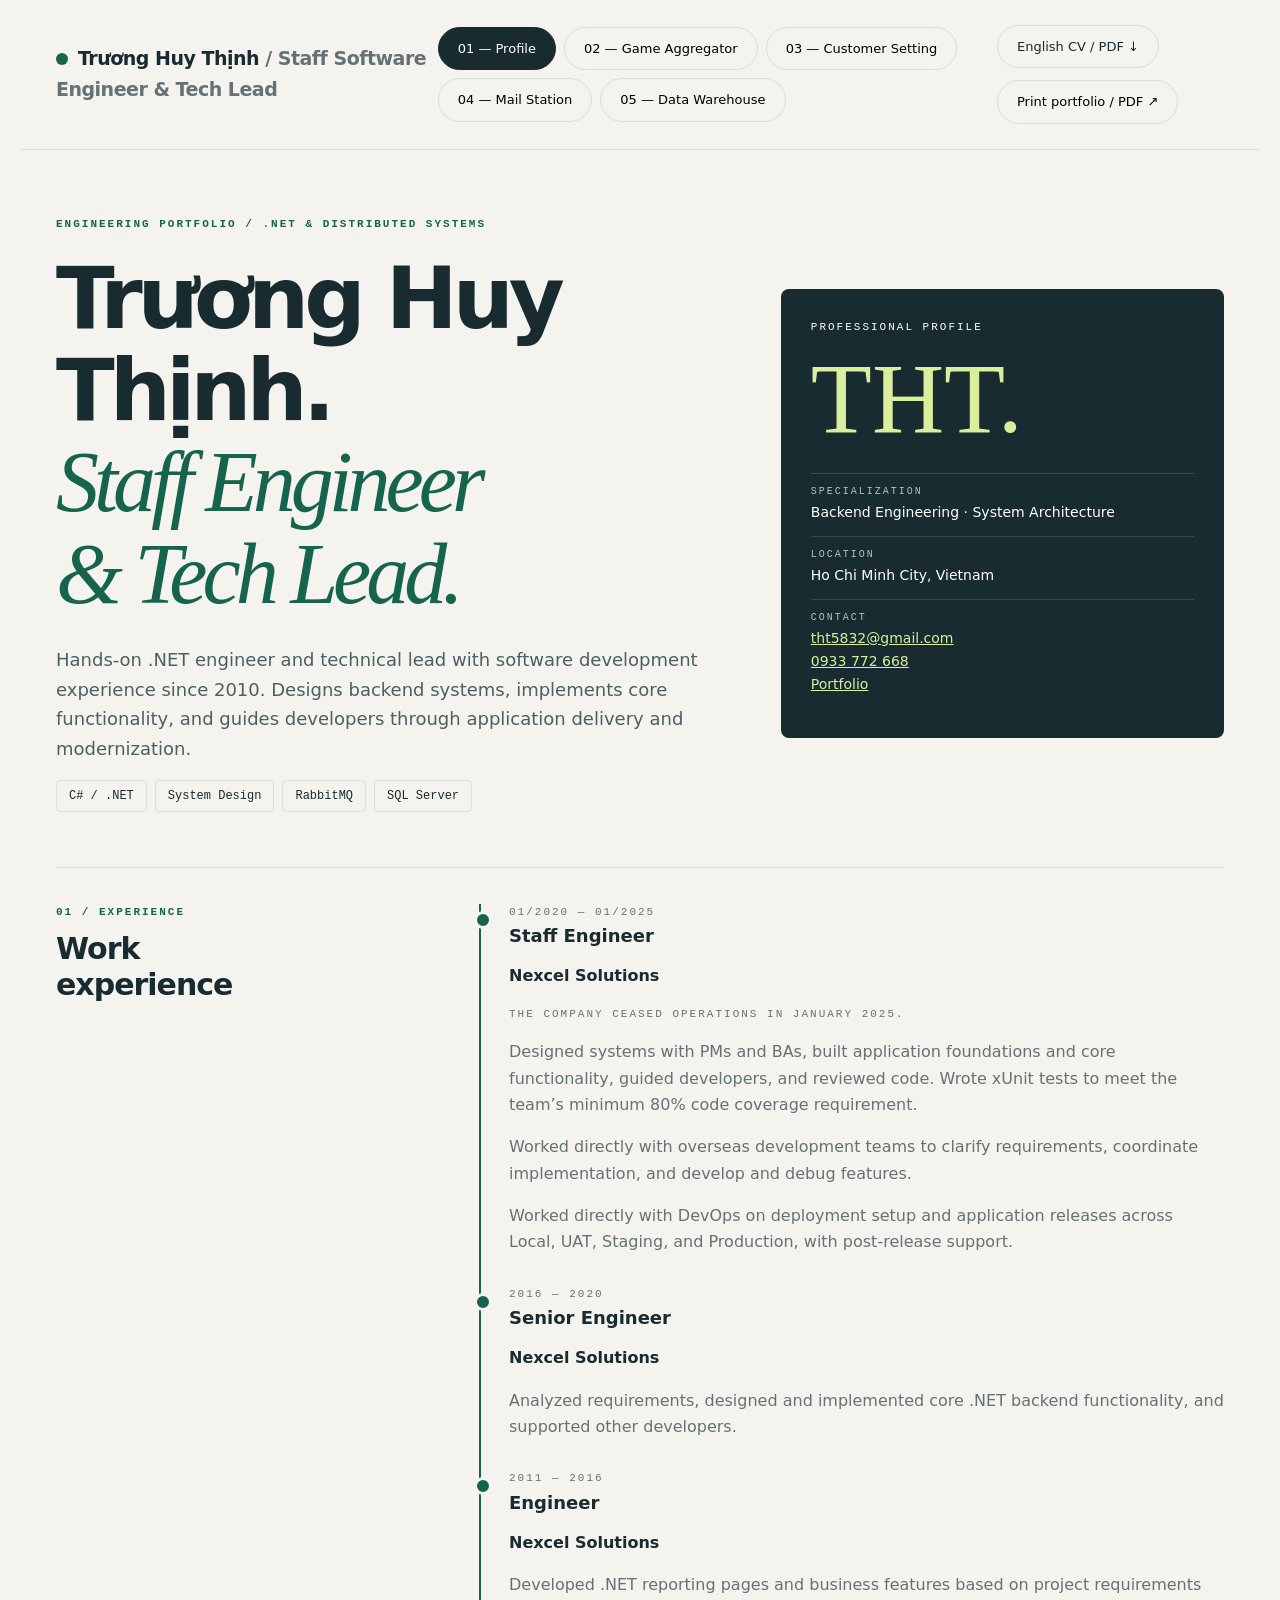
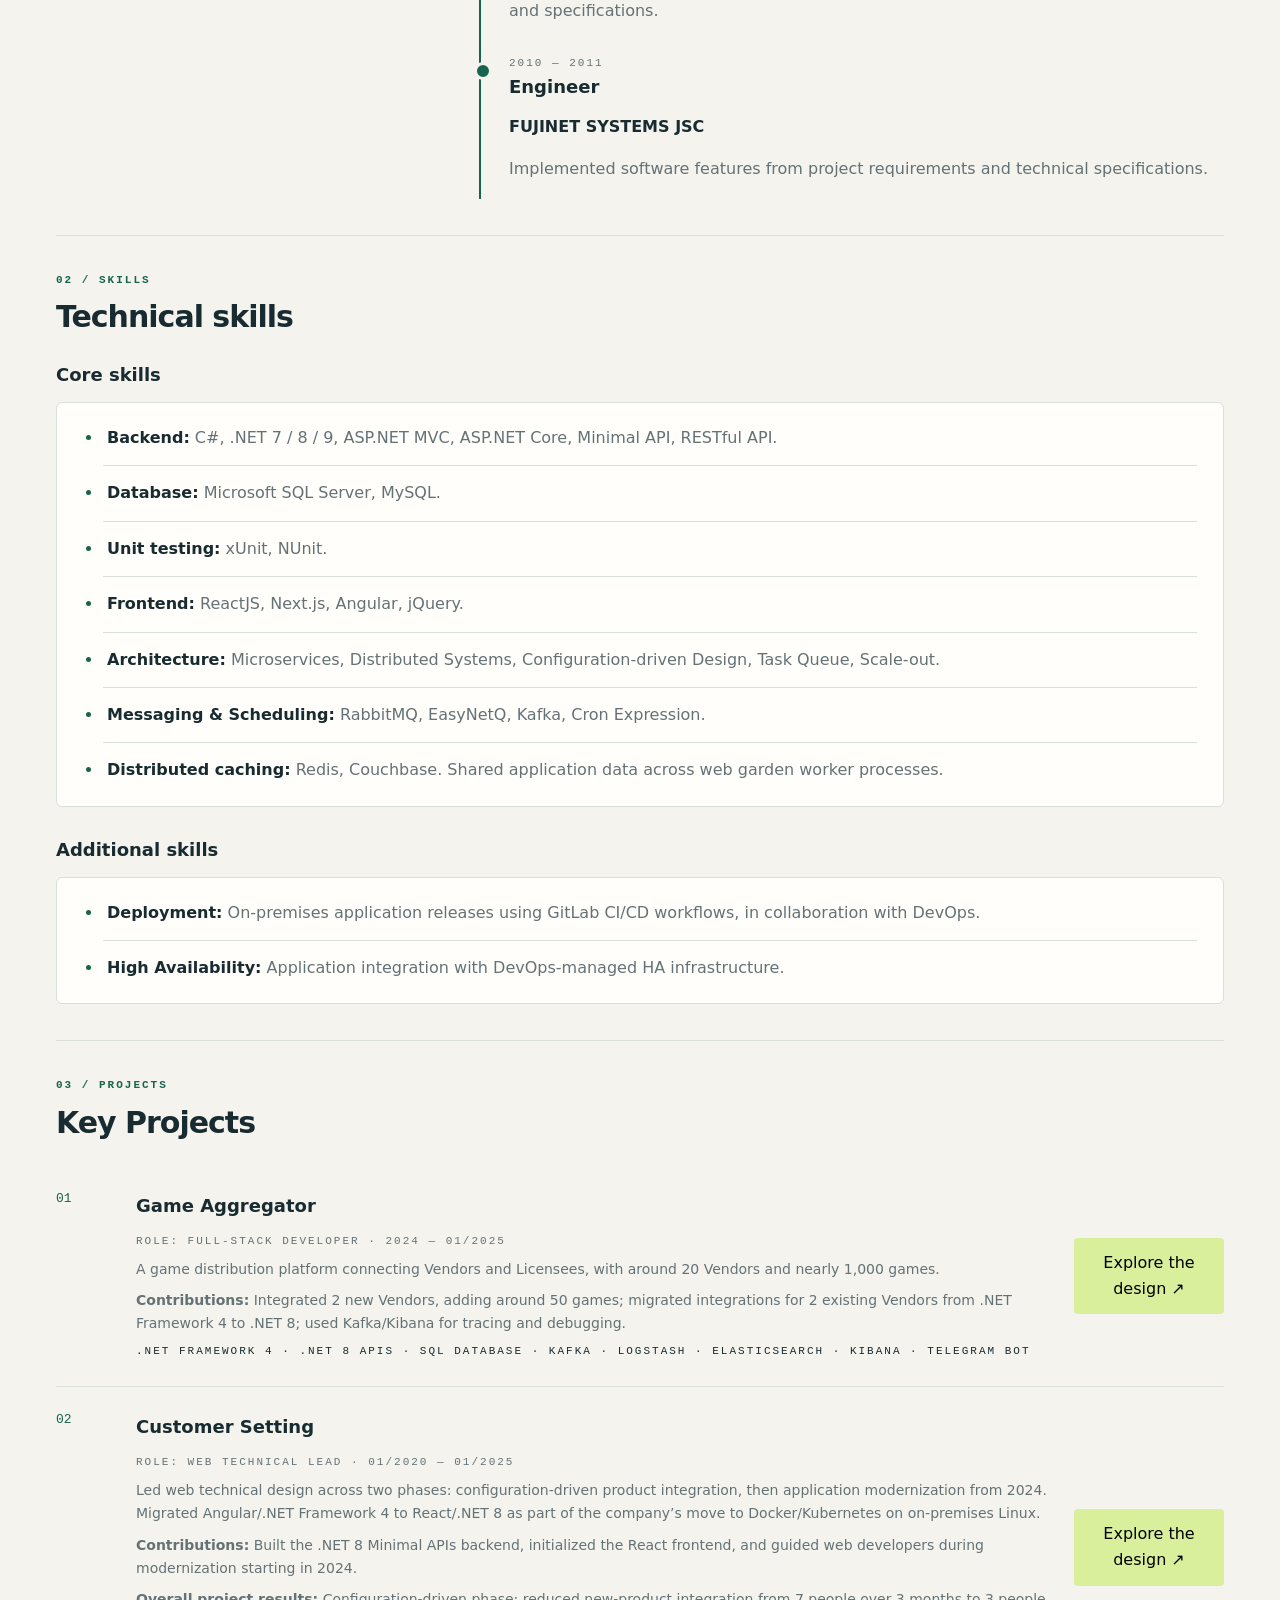
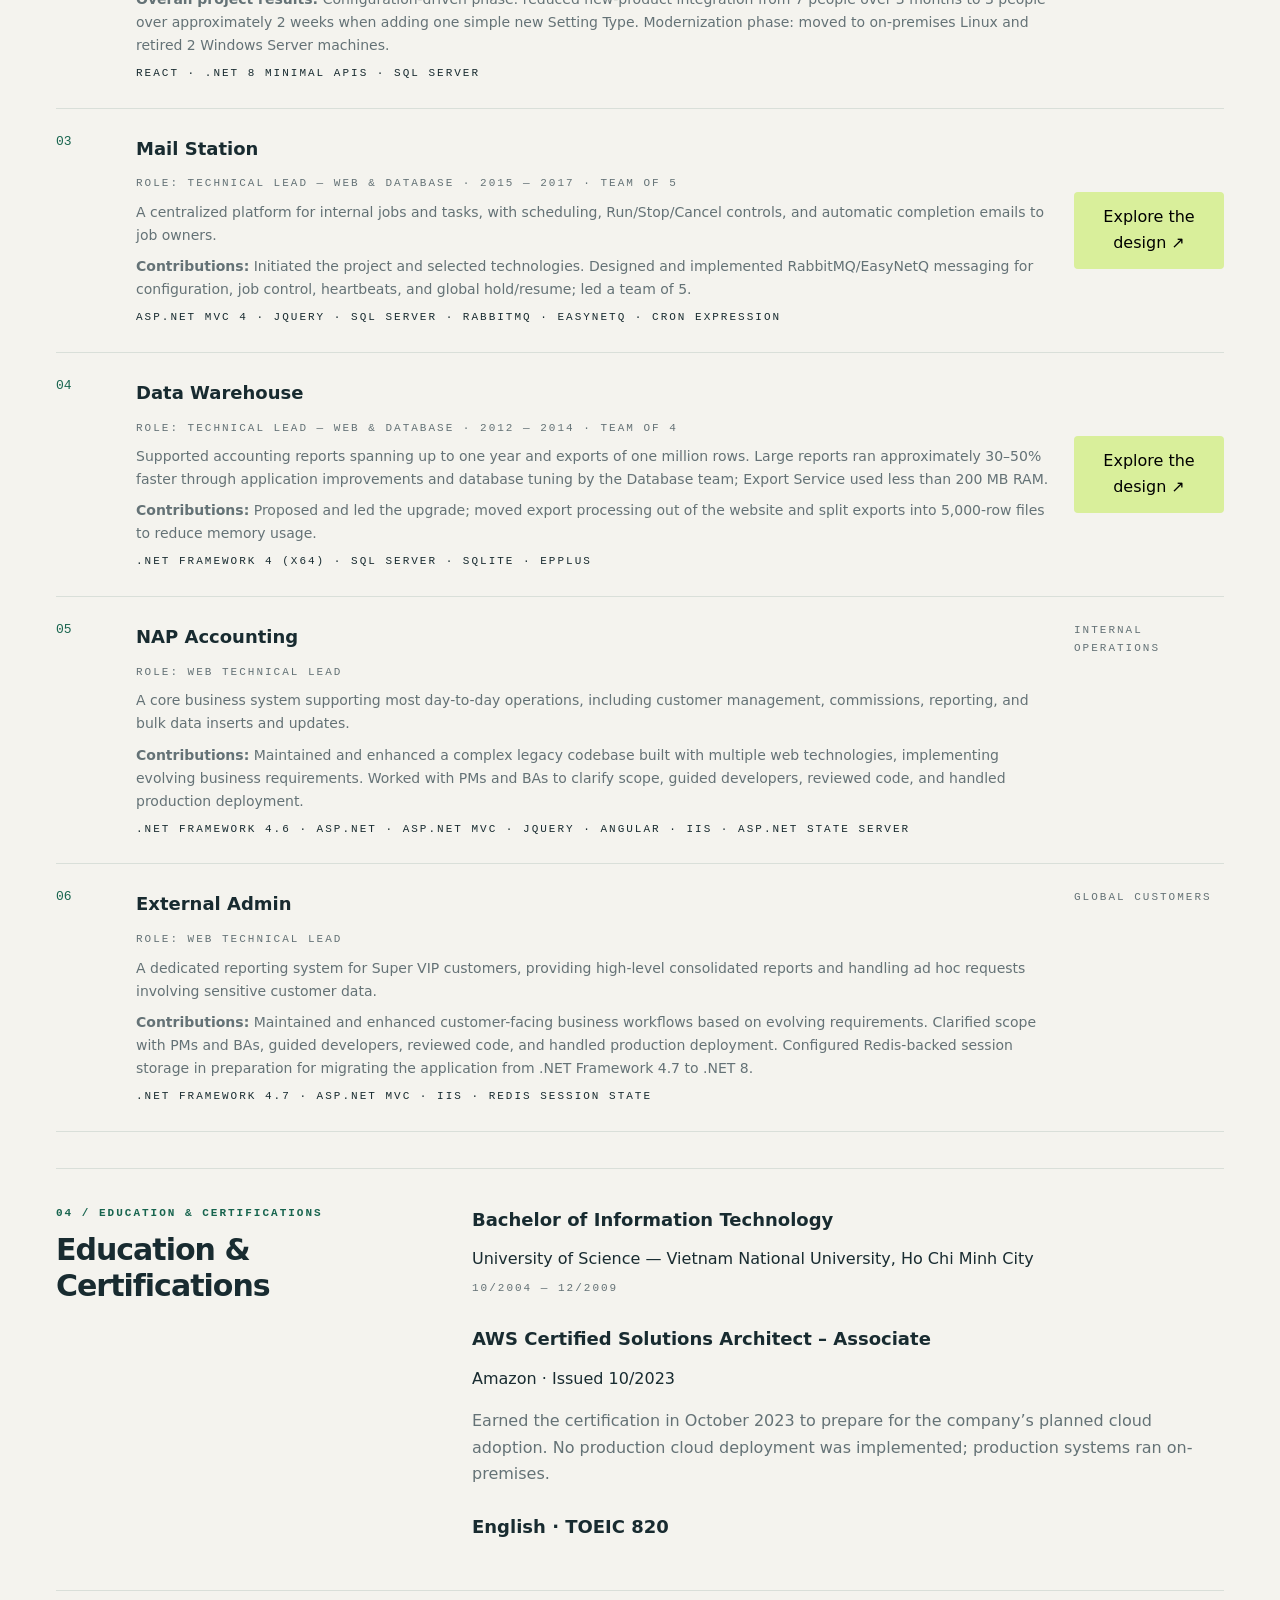
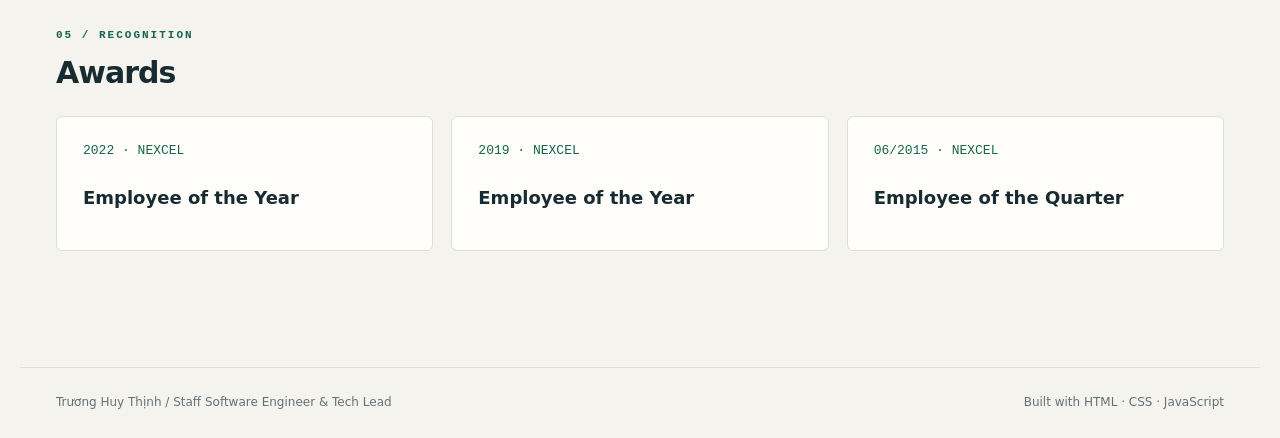
<file: portfolio-v2/index.html>
<!doctype html>
<html lang="en">
<head><meta charset="utf-8"><meta name="viewport" content="width=device-width,initial-scale=1"><meta name="description" content="Trương Huy Thịnh - .NET backend engineering, system design, and case studies: Customer Setting, Game Aggregator, Mail Station, and Data Warehouse."><title>Trương Huy Thịnh · Engineering Portfolio</title>
<style>
:root{--bg:#f4f3ee;--paper:#fffefa;--ink:#182b30;--muted:#647276;--line:#d9dfd9;--green:#17644e;--lime:#d9ef9b;--orange:#bd603c}*{box-sizing:border-box}body{margin:0;background:var(--bg);color:var(--ink);font:16px/1.65 system-ui,-apple-system,Segoe UI,sans-serif}button,a{-webkit-tap-highlight-color:transparent}button{font:inherit;cursor:pointer}a{color:var(--green)}header{max-width:1240px;margin:auto;display:flex;align-items:center;justify-content:space-between;padding:25px 36px;border-bottom:1px solid var(--line)}.brand{font-size:19px;font-weight:800;letter-spacing:-.5px}.brand i{display:inline-block;background:var(--green);width:12px;height:12px;margin-right:10px;border-radius:50%}.small,.eyebrow{font:11px/1.6 ui-monospace,monospace;text-transform:uppercase;letter-spacing:2px}.muted{color:var(--muted)}nav{display:flex;gap:8px;flex-wrap:wrap}nav button,.print{border:1px solid var(--line);background:transparent;border-radius:30px;padding:10px 19px;font-size:13px}nav button[aria-selected=true]{background:var(--ink);color:white;border-color:var(--ink)}button:focus-visible,a:focus-visible,summary:focus-visible{outline:3px solid var(--orange);outline-offset:4px}main{max-width:1240px;margin:auto;padding:48px 36px 80px}[hidden]{display:none!important}.hero{display:grid;grid-template-columns:1.5fr 1fr;gap:60px;align-items:center;padding:18px 0 55px}.eyebrow{color:var(--green);font-weight:700}h1{font-size:clamp(48px,7vw,86px);line-height:1.06;letter-spacing:-5px;margin:20px 0 25px}h1 em{font-family:Georgia,serif;font-weight:400;color:var(--green)}.lead{font-size:18px;max-width:650px;color:#4a6065}h2{font-size:30px;line-height:1.2;letter-spacing:-1px;margin:10px 0 25px}h3{font-size:18px;margin:0 0 12px}p{margin:0 0 16px}.pills{display:flex;flex-wrap:wrap;gap:8px}.pill{font:12px ui-monospace,monospace;padding:8px 12px;border:1px solid var(--line);border-radius:4px}.identity{background:var(--ink);color:var(--paper);padding:30px;border-radius:8px;position:relative;overflow:hidden}.identity .monogram{font:100px/1 Georgia,serif;color:var(--lime);margin:12px 0 24px}.identity dl{margin:0}.identity dl div{padding:12px 0;border-top:1px solid #ffffff25}.identity dt{font:10px ui-monospace,monospace;color:#b3c5c1;text-transform:uppercase;letter-spacing:2px}.identity dd{margin:4px 0 0;font-size:14px}.section{border-top:1px solid var(--line);padding:36px 0}.grid3{display:grid;grid-template-columns:repeat(3,1fr);gap:18px}.card{background:var(--paper);border:1px solid var(--line);border-radius:6px;padding:26px}.num{font:13px ui-monospace,monospace;color:var(--green);display:block;margin-bottom:25px}.card p{font-size:14px;color:var(--muted)}.ribbon{display:grid;grid-template-columns:repeat(3,1fr);background:var(--lime);border-radius:6px;margin-bottom:45px}.ribbon div{padding:24px;border-right:1px solid #182b3020}.ribbon strong{font-size:25px;display:block;letter-spacing:-1px}.ribbon span{font-size:12px}.timeline{border-left:2px solid var(--green);padding:0 0 0 28px;margin-left:7px}.timeline article{position:relative}.timeline article:before{content:'';position:absolute;left:-35px;top:7px;width:12px;height:12px;background:var(--green);border:3px solid var(--bg);border-radius:50%}.split{display:grid;grid-template-columns:1fr 2fr;gap:40px}.project{display:grid;grid-template-columns:60px 1fr 150px;gap:20px;border-bottom:1px solid var(--line);padding:25px 0}.project p{font-size:14px;color:var(--muted);margin:8px 0}.project button{align-self:center;border:0;background:var(--lime);padding:12px;border-radius:4px}.note{padding:18px 22px;background:#eee9dd;border-left:3px solid var(--orange);font-size:13px;color:#66584e}.title-row{display:flex;align-items:end;justify-content:space-between;gap:20px}.case-title{font-size:clamp(44px,6vw,70px);letter-spacing:-3px}.diagram{overflow:auto;background:var(--paper);border:1px solid var(--line);border-radius:6px;padding:20px}.diagram svg{display:block;width:100%;min-width:850px;height:auto}.legend{font-size:12px;color:var(--muted);margin-top:15px}.flow-tabs{display:flex;gap:8px;flex-wrap:wrap;margin:25px 0}.flow-tabs button{background:transparent;border:1px solid var(--line);padding:10px 16px;border-radius:4px}.flow-tabs button[aria-pressed=true]{background:var(--green);color:white}.steps{counter-reset:step;list-style:none;margin:0;padding:0;display:grid;grid-template-columns:repeat(4,1fr);gap:14px}.steps li{counter-increment:step;background:var(--paper);padding:20px;border:1px solid var(--line);font-size:14px}.steps li:before{content:'0' counter(step);display:block;color:var(--green);font:24px Georgia,serif;margin-bottom:15px}.steps b{display:block;margin-bottom:7px}details{border-bottom:1px solid var(--line);padding:18px 0}summary{cursor:pointer;font-weight:600}details p{margin-top:15px;color:var(--muted);font-size:14px}footer{max-width:1240px;margin:auto;border-top:1px solid var(--line);padding:25px 36px;display:flex;justify-content:space-between;font-size:12px;color:var(--muted)}@media(max-width:760px){header{align-items:flex-start;gap:20px;flex-direction:column}main{padding:30px 20px}.hero,.split{grid-template-columns:1fr;gap:28px}.hero{padding-bottom:30px}h1{letter-spacing:-3px}.grid3,.steps{grid-template-columns:1fr}.ribbon div{padding:15px}.ribbon strong{font-size:19px}.project{grid-template-columns:30px 1fr}.project button{grid-column:2;width:max-content}.title-row{align-items:start;flex-direction:column}header,footer{padding:22px 20px}.identity .monogram{font-size:65px}footer{gap:20px}.print{display:none}}@media print{body{background:white;font-size:11px}header,nav,.print,.flow-tabs,footer{display:none!important}main{padding:0;max-width:none}section[role=tabpanel][hidden],.flow[hidden]{display:block!important}.hero{gap:25px;padding-bottom:20px}h1{font-size:46px}.section{padding:20px 0}.card,.identity,.steps li{break-inside:avoid}.diagram{padding:0}.diagram svg{min-width:0}.case-title{font-size:40px}#mailstation,#warehouse{break-before:page}details p{display:block}*{print-color-adjust:exact}}
.tech-stacks{margin:0;padding:8px 26px 8px 46px;background:var(--paper);border:1px solid var(--line);border-radius:6px}.tech-stacks li{padding:14px 0 14px 4px;color:var(--muted);border-bottom:1px solid var(--line)}.tech-stacks li:last-child{border-bottom:0}.tech-stacks li::marker{color:var(--green)}.tech-stacks strong{color:var(--ink)}@media(max-width:760px){.tech-stacks{padding-left:30px;padding-right:18px}} .header-actions{display:flex;align-items:center;gap:12px;flex-wrap:wrap}@media(max-width:1100px){header{flex-wrap:wrap;gap:16px}}@media print{.header-actions{display:none!important}}.cs-diagram svg{min-width:950px}.cs-diagram{margin:20px 0}.cs-diagram text{font-family:system-ui}@media print{#customer-setting-case{break-before:page}.cs-diagram svg{min-width:0}}

.comparison{overflow-x:auto;margin:24px 0}.comparison table{width:100%;border-collapse:collapse;background:var(--paper);font-size:14px;min-width:620px}.comparison th,.comparison td{text-align:left;vertical-align:top;padding:18px;border:1px solid var(--line)}.comparison thead{background:var(--lime)}.comparison tbody th{width:19%}.sequence-diagram{margin:20px 0}.seq-actor{font:600 15px system-ui;fill:var(--ink)}.seq-label{font:13px system-ui;fill:var(--green)}[data-case-section]>.grid3{margin:20px 0}[data-case-section]>h3{margin-top:28px}@media print{.comparison table{min-width:0}.comparison th,.comparison td{padding:10px}.comparison tr{break-inside:avoid}}

.cv-download{text-decoration:none;display:inline-block;color:var(--ink)}
@media print{
 @page{size:A4;margin:14mm}
 body{font-size:10pt;line-height:1.4;color:#111;background:#fff}
 .hero,.split{display:block}.hero{padding:0 0 10px}.hero h1{font-size:25pt;line-height:1.15;letter-spacing:-1px;margin:8px 0}.hero h1 br{display:none}.hero h1 em{font:inherit;color:inherit;margin-left:8px}.hero .lead{font-size:10pt;max-width:none}.hero .pills,.monogram,.identity>.small,.eyebrow{display:none}
 .identity{background:none;color:#111;padding:0;overflow:visible}.identity dl{display:block}.identity dl div{border:0;padding:2px 0}.identity dl div:first-child{display:none}.identity dt{display:none}.identity dd{font-size:10pt;margin:0}.identity a{color:#111!important}.identity br{display:none}.identity a+a{margin-left:14px}
 h2{font-size:15pt;margin:5px 0 10px;letter-spacing:0}h2 br{display:none}h3{font-size:11pt}.section{padding:12px 0}.small{font-family:inherit;font-size:9pt;letter-spacing:0;text-transform:none}.muted,.project p{color:#333}.timeline{border:0;padding:0;margin:0}.timeline article:before{display:none}.timeline article{margin-top:12px!important;break-inside:avoid}.timeline p{margin-bottom:6px}
 .tech-stacks{background:none;border:0;padding:0;list-style:none}.tech-stacks li{padding:3px 0;border:0}.project{display:block;padding:10px 0;break-inside:avoid}.project>.num,.project button{display:none}.project p{font-size:10pt}.grid3{display:block}.grid3 .card{border:0;background:none;padding:6px 0}.grid3 .num{margin-bottom:3px}.pills{gap:5px}.pill{font-size:9pt;padding:4px 7px}
 body:not([data-print-mode="portfolio"]) main>section[role="tabpanel"]{display:none!important}
 body:not([data-print-mode="portfolio"]) main>#profile{display:block!important}
 body[data-print-mode="portfolio"] main>section[role="tabpanel"]{display:block!important}
 body[data-print-mode="portfolio"] .flow{display:block!important}
}

.ga-diagram{margin:20px 0}.ga-diagram svg{min-width:950px}@media print{#game-aggregator{break-before:page}.ga-diagram svg{min-width:0}}
</style></head>
<body><header><div class="brand"><i></i>Trương Huy Thịnh<span class="muted"> / Staff Software Engineer &amp; Tech Lead</span></div><nav role="tablist" aria-label="Portfolio"><button id="tab-profile" role="tab" aria-controls="profile" aria-selected="true" tabindex="0">01 — Profile</button><button id="tab-game-aggregator" role="tab" aria-controls="game-aggregator" aria-selected="false" tabindex="-1">02 — Game Aggregator</button><button id="tab-customer-setting" role="tab" aria-controls="customer-setting-case" aria-selected="false" tabindex="-1">03 — Customer Setting</button><button id="tab-mailstation" role="tab" aria-controls="mailstation" aria-selected="false" tabindex="-1">04 — Mail Station</button><button id="tab-warehouse" role="tab" aria-controls="warehouse" aria-selected="false" tabindex="-1">05 — Data Warehouse</button></nav><div class="header-actions"><a class="print cv-download" href="../output/pdf/Thinh-Truong-CV.pdf" download="Thinh-Truong-CV.pdf">English CV / PDF ↓</a><button class="print" onclick="printPortfolio()">Print portfolio / PDF ↗</button></div></header>
<main><section id="profile" role="tabpanel" aria-labelledby="tab-profile">
<div class="hero"><div><div class="eyebrow">Engineering portfolio / .NET & distributed systems</div><h1>Trương Huy Thịnh.<br><em>Staff Engineer<br>&amp; Tech Lead.</em></h1><p class="lead">Hands-on .NET engineer and technical lead with software development experience since 2010. Designs backend systems, implements core functionality, and guides developers through application delivery and modernization.</p><div class="pills"><span class="pill">C# / .NET</span><span class="pill">System Design</span><span class="pill">RabbitMQ</span><span class="pill">SQL Server</span></div></div><aside class="identity"><div class="small">Professional profile</div><div class="monogram">THT.</div><dl><div><dt>Specialization</dt><dd>Backend Engineering · System Architecture</dd></div><div><dt>Location</dt><dd>Ho Chi Minh City, Vietnam</dd></div><div><dt>Contact</dt><dd><a style="color:var(--lime)" href="mailto:tht5832@gmail.com">tht5832@gmail.com</a><br><a style="color:var(--lime)" href="tel:+84933772668">0933 772 668</a><br><a style="color:var(--lime)" href="https://darkluker5832.github.io/my-cv/">Portfolio</a></dd></div></dl></aside></div>
<section class="section split"><div><div class="eyebrow">01 / Experience</div><h2>Work<br>experience</h2></div><div class="timeline"><article><div class="small muted">01/2020 — 01/2025</div><h3>Staff Engineer</h3><p><b>Nexcel Solutions</b></p><p class="small muted">The company ceased operations in January 2025.</p><p class="muted">Designed systems with PMs and BAs, built application foundations and core functionality, guided developers, and reviewed code. Wrote xUnit tests to meet the team’s minimum 80% code coverage requirement.</p><p class="muted">Worked directly with overseas development teams to clarify requirements, coordinate implementation, and develop and debug features.</p><p class="muted">Worked directly with DevOps on deployment setup and application releases across Local, UAT, Staging, and Production, with post-release support.</p></article><article style="margin-top:30px"><div class="small muted">2016 — 2020</div><h3>Senior Engineer</h3><p><b>Nexcel Solutions</b></p><p class="muted">Analyzed requirements, designed and implemented core .NET backend functionality, and supported other developers.</p></article><article style="margin-top:30px"><div class="small muted">2011 — 2016</div><h3>Engineer</h3><p><b>Nexcel Solutions</b></p><p class="muted">Developed .NET reporting pages and business features based on project requirements and specifications.</p></article><article style="margin-top:30px"><div class="small muted">2010 — 2011</div><h3>Engineer</h3><p><b>FUJINET SYSTEMS JSC</b></p><p class="muted">Implemented software features from project requirements and technical specifications.</p></article></div></section>
<section class="section"><div class="eyebrow">02 / Skills</div><h2>Technical skills</h2><h3>Core skills</h3><ul class="tech-stacks"><li><strong>Backend:</strong> C#, .NET 7 / 8 / 9, ASP.NET MVC, ASP.NET Core, Minimal API, RESTful API.</li><li><strong>Database:</strong> Microsoft SQL Server, MySQL.</li><li><strong>Unit testing:</strong> xUnit, NUnit.</li><li><strong>Frontend:</strong> ReactJS, Next.js, Angular, jQuery.</li><li><strong>Architecture:</strong> Microservices, Distributed Systems, Configuration-driven Design, Task Queue, Scale-out.</li><li><strong>Messaging & Scheduling:</strong> RabbitMQ, EasyNetQ, Kafka, Cron Expression.</li><li><strong>Distributed caching:</strong> Redis, Couchbase. <span>Shared application data across web garden worker processes.</span></li></ul><h3 style="margin-top:28px">Additional skills</h3><ul class="tech-stacks"><li><strong>Deployment:</strong> <span>On-premises application releases using GitLab CI/CD workflows, in collaboration with DevOps.</span></li><li><strong>High Availability:</strong> <span>Application integration with DevOps-managed HA infrastructure.</span></li></ul></section>
<section class="section"><div class="eyebrow">03 / Projects</div><h2>Key Projects</h2><article class="project"><span class="num">01</span><div><h3>Game Aggregator</h3><div class="small muted">Role: Full-stack Developer · 2024 — 01/2025</div><p>A game distribution platform connecting Vendors and Licensees, with around 20 Vendors and nearly 1,000 games.</p><p><b>Contributions:</b> Integrated 2 new Vendors, adding around 50 games; migrated integrations for 2 existing Vendors from .NET Framework 4 to .NET 8; used Kafka/Kibana for tracing and debugging.</p><div class="small">.NET Framework 4 · .NET 8 APIs · SQL Database · Kafka · Logstash · Elasticsearch · Kibana · Telegram Bot</div></div><button data-open-case="game-aggregator">Explore the design ↗</button></article><article class="project"><span class="num">02</span><div><h3 id="customer-setting">Customer Setting</h3><div class="small muted">Role: Web Technical Lead · 01/2020 — 01/2025</div>
<p>Led web technical design across two phases: configuration-driven product integration, then application modernization from 2024. Migrated Angular/.NET Framework 4 to React/.NET 8 as part of the company’s move to Docker/Kubernetes on on-premises Linux.</p><p><b>Contributions:</b> Built the .NET 8 Minimal APIs backend, initialized the React frontend, and guided web developers during modernization starting in 2024.</p>
<p><b>Overall project results:</b> <span>Configuration-driven phase: reduced new-product integration from 7 people over 3 months to 3 people over approximately 2 weeks when adding one simple new Setting Type. Modernization phase: moved to on-premises Linux and retired 2 Windows Server machines.</span></p>
<div class="small">React · .NET 8 Minimal APIs · SQL Server</div>
</div><button data-open-case="customer-setting-case">Explore the design ↗</button></article><article class="project"><span class="num">03</span><div><h3>Mail Station</h3><div class="small muted">Role: Technical Lead — Web &amp; Database · 2015 — 2017 · Team of 5</div><p>A centralized platform for internal jobs and tasks, with scheduling, Run/Stop/Cancel controls, and automatic completion emails to job owners.</p><p><b>Contributions:</b> Initiated the project and selected technologies. Designed and implemented RabbitMQ/EasyNetQ messaging for configuration, job control, heartbeats, and global hold/resume; led a team of 5.</p><div class="small">ASP.NET MVC 4 · jQuery · SQL Server · RabbitMQ · EasyNetQ · Cron Expression</div></div><button data-open-case="mailstation">Explore the design ↗</button></article><article class="project"><span class="num">04</span><div><h3>Data Warehouse</h3><div class="small muted">Role: Technical Lead — Web &amp; Database · 2012 — 2014 · Team of 4</div><p>Supported accounting reports spanning up to one year and exports of one million rows. Large reports ran approximately 30–50% faster through application improvements and database tuning by the Database team; Export Service used less than 200 MB RAM.</p><p><b>Contributions:</b> Proposed and led the upgrade; moved export processing out of the website and split exports into 5,000-row files to reduce memory usage.</p><div class="small">.NET Framework 4 (x64) · SQL Server · SQLite · EPPlus</div></div><button data-open-case="warehouse">Explore the design ↗</button></article><article class="project"><span class="num">05</span><div><h3>NAP Accounting</h3><div class='small muted'>Role: Web Technical Lead</div>
<p>A core business system supporting most day-to-day operations, including customer management, commissions, reporting, and bulk data inserts and updates.</p>
<p><b>Contributions:</b> Maintained and enhanced a complex legacy codebase built with multiple web technologies, implementing evolving business requirements. Worked with PMs and BAs to clarify scope, guided developers, reviewed code, and handled production deployment.</p>
<div class="small">.NET Framework 4.6 · ASP.NET · ASP.NET MVC · jQuery · Angular · IIS · ASP.NET State Server</div>
</div><span class="small muted">Internal Operations</span></article>
<article class="project"><span class="num">06</span><div><h3>External Admin</h3><div class='small muted'>Role: Web Technical Lead</div>
<p>A dedicated reporting system for Super VIP customers, providing high-level consolidated reports and handling ad hoc requests involving sensitive customer data.</p>
<p><b>Contributions:</b> Maintained and enhanced customer-facing business workflows based on evolving requirements. Clarified scope with PMs and BAs, guided developers, reviewed code, and handled production deployment. Configured Redis-backed session storage in preparation for migrating the application from .NET Framework 4.7 to .NET 8.</p>
<div class="small">.NET Framework 4.7 · ASP.NET MVC · IIS · Redis session state</div>
</div><span class="small muted">Global Customers</span></article>
</section>

<section class="section split"><div><div class="eyebrow">04 / Education & Certifications</div><h2>Education &amp;<br>Certifications</h2></div><div><h3>Bachelor of Information Technology</h3><p>University of Science — Vietnam National University, Ho Chi Minh City<br><span class="small muted">10/2004 — 12/2009</span></p><h3 style="margin-top:25px">AWS Certified Solutions Architect – Associate</h3><p>Amazon · Issued 10/2023</p><p class="muted">Earned the certification in October 2023 to prepare for the company’s planned cloud adoption. No production cloud deployment was implemented; production systems ran on-premises.</p><h3 style="margin-top:25px">English · TOEIC 820</h3></div></section><section class="section"><div class="eyebrow">05 / Recognition</div><h2>Awards</h2><div class="grid3"><article class="card"><span class="num">2022 · NEXCEL</span><h3>Employee of the Year</h3></article><article class="card"><span class="num">2019 · NEXCEL</span><h3>Employee of the Year</h3></article><article class="card"><span class="num">06/2015 · NEXCEL</span><h3>Employee of the Quarter</h3></article></div></section>
</section>
<section id="game-aggregator" role="tabpanel" aria-labelledby="tab-game-aggregator" hidden><div class="title-row"><div><h1 class="case-title">Game Aggregator<span style="color:var(--green)">.</span></h1><p class="lead">One game integration platform. Multiple Vendors and Licensees.</p><p class="small muted">Role: Full-stack Developer · 2024 — 01/2025</p></div><div class="pills"><span class="pill">.NET Framework 4</span><span class="pill">.NET 8 APIs</span><span class="pill">SQL Database</span><span class="pill">Kafka</span><span class="pill">Logstash / Elasticsearch / Kibana</span><span class="pill">Telegram Bot</span></div></div><section class="section" data-case-section="1"><div class="eyebrow">01 / Context &amp; current challenges</div><h2>Centralize game content from multiple providers</h2><p class="lead">The company licensed games from Vendors, combined them with internally developed games, and supplied them to Licensees/Partners. The overall platform covered around 20 Vendors and nearly 1,000 games across strategy, board games, card games, shooting, and other genres.</p><p>Each Licensee selected its own game offering based on strategy, performance, and campaigns rather than enabling the whole catalog. Integrating multiple Vendors and internal services made request tracing, result reconciliation, and billing verification important.</p></section>
<section class="section" data-case-section="2"><div class="eyebrow">02 / Legacy system</div><h2>An existing platform with legacy integrations</h2><p>Game Aggregator was already operating when I joined and had been developed using .NET Framework 4. This legacy platform needed migration to .NET 8. Vendor games used their own technologies, such as Cocos, Unity, and other languages/engines. Game Aggregator integrated with Vendors and received game events; the Vendor game code was outside that migration scope.</p><p>My work focused on integrations, game-event ingestion, and modernization within the existing Game Aggregator architecture. I did not directly develop Game Portals or Vendor game source code.</p></section>
<section class="section" data-case-section="3"><div class="eyebrow">03 / Improvement approach</div><h2>Extend integrations and modernize Game Aggregator</h2><div class="grid3"><article class="card"><h3>Integration &amp; migration</h3><p>Developed .NET 8 APIs to integrate 2 new Vendors and receive game events; migrated integrations for 2 existing Vendors from .NET Framework 4 to .NET 8.</p></article><article class="card"><h3>Cross-service tracing</h3><p>Services published trace events to Kafka. Logstash consumed them directly through its Kafka input, processed the logs, and sent them to Elasticsearch for storage and indexing. Kibana queried Elasticsearch to inspect requests, services, and parameters during debugging.</p></article><article class="card"><h3>Vendor-specific reconciliation</h3><p>Scheduled jobs compared Vendor, Game Aggregator, and Licensee data using Vendor-specific schedules. Mismatches triggered alerts to the relevant Telegram rooms for manual investigation.</p></article></div></section>
<section class="section" data-case-section="4"><div class="eyebrow">04 / Individual contribution</div><h2>Full-stack development within the existing system</h2><p>As a full-stack developer, integrated 2 new Vendors with around 50 games and implemented event ingestion. Migrated the integrations for 2 existing Vendors from .NET Framework 4 to .NET 8. Used the existing tracing pipeline: services published to Kafka, Logstash consumed and sent logs to Elasticsearch, and Kibana supported investigation during implementation and debugging.</p><p>The architecture and tracing/reconciliation mechanisms were existing platform capabilities; my individual contribution focused on assigned integrations and changes.</p></section>
<section class="section" data-case-section="5"><div class="eyebrow">05 / New system</div><h2>From Licensee Game Portal to Vendor and result reconciliation</h2><div class="diagram ga-diagram"><svg viewBox="0 0 1100 420" role="img" aria-labelledby="ga-overview-title" font-family="Arial, sans-serif"><title id="ga-overview-title">Game Aggregator — system overview</title><defs><marker id="ga-overview-arrow" markerWidth="9" markerHeight="9" refX="8" refY="4" orient="auto-start-reverse"><path d="M1 1L8 4L1 7" fill="none" stroke="#17644e" stroke-width="1.5"/></marker></defs><rect x="20" y="55" width="220" height="86" rx="7" fill="#f4f3ee" stroke="#aebeb5"/><text x="130.0" y="89" text-anchor="middle" font-size="17" font-weight="600" fill="#182b30">Player</text><text x="130.0" y="116" text-anchor="middle" font-size="13" fill="#52666a">Browser / app</text><rect x="300" y="55" width="220" height="86" rx="7" fill="#f4f3ee" stroke="#aebeb5"/><text x="410" y="89" text-anchor="middle" font-size="16" font-weight="600" fill="#182b30">Licensee Game Portal</text><text x="410" y="116" text-anchor="middle" font-size="11" fill="#52666a">Company-provided or Licensee-built</text><rect x="590" y="55" width="230" height="86" rx="7" fill="#e3efcc" stroke="#aebeb5"/><text x="705.0" y="89" text-anchor="middle" font-size="17" font-weight="600" fill="#182b30">Game Aggregator</text><text x="705.0" y="116" text-anchor="middle" font-size="13" fill="#52666a">Internal services</text><rect x="880" y="55" width="200" height="86" rx="7" fill="#f4f3ee" stroke="#aebeb5"/><text x="980.0" y="89" text-anchor="middle" font-size="17" font-weight="600" fill="#182b30">Game Vendors</text><text x="980.0" y="116" text-anchor="middle" font-size="13" fill="#52666a">Game logic &amp; results</text><path d="M240 98H300" fill="none" stroke="#17644e" stroke-width="1.6"/><path d="M293 101L300 98L293 95" fill="none" stroke="#17644e" stroke-width="1.6"/><path d="M247 95L240 98L247 101" fill="none" stroke="#17644e" stroke-width="1.6"/><path d="M520 98H590" fill="none" stroke="#17644e" stroke-width="1.6"/><path d="M583 101L590 98L583 95" fill="none" stroke="#17644e" stroke-width="1.6"/><path d="M527 95L520 98L527 101" fill="none" stroke="#17644e" stroke-width="1.6"/><path d="M820 98H880" fill="none" stroke="#17644e" stroke-width="1.6"/><path d="M873 101L880 98L873 95" fill="none" stroke="#17644e" stroke-width="1.6"/><path d="M827 95L820 98L827 101" fill="none" stroke="#17644e" stroke-width="1.6"/><rect x="590" y="280" width="230" height="86" rx="7" fill="#f4f3ee" stroke="#aebeb5"/><text x="705.0" y="314" text-anchor="middle" font-size="17" font-weight="600" fill="#182b30">SQL Database</text><text x="705.0" y="341" text-anchor="middle" font-size="13" fill="#52666a">Game result records</text><path d="M705 141V280" fill="none" stroke="#17644e" stroke-width="1.6"/><path d="M702 273L705 280L708 273" fill="none" stroke="#17644e" stroke-width="1.6"/><rect x="20" y="280" width="420" height="86" rx="7" fill="#f4f3ee" stroke="#aebeb5"/><text x="230.0" y="314" text-anchor="middle" font-size="17" font-weight="600" fill="#182b30">Tracing &amp; reconciliation</text><text x="230.0" y="341" text-anchor="middle" font-size="13" fill="#52666a">Kafka / Elastic Stack / Telegram</text><path d="M590 120H555V323H440" fill="none" stroke="#17644e" stroke-width="1.6"/><path d="M447 320L440 323L447 326" fill="none" stroke="#17644e" stroke-width="1.6"/><text x="290" y="185" text-anchor="middle" font-size="14" font-weight="600" fill="#17644e">Game Events</text><text x="290" y="207" text-anchor="middle" font-size="13" fill="#17644e">(Launch, Win/Lose/Draw,</text><text x="290" y="229" text-anchor="middle" font-size="13" fill="#17644e">Cancel/Void, Bonus, Reward,</text><text x="290" y="251" text-anchor="middle" font-size="13" fill="#17644e">Buy Tickets, Buy In-Game Items, …)</text><path d="M130 55V12H980V55M127 48L130 55L133 48M977 48L980 55L983 48" fill="none" stroke="#bd603c" stroke-width="1.5" stroke-dasharray="6 4"/><text x="720" y="33" text-anchor="middle" font-size="13" fill="#bd603c">Direct gameplay after Launch</text></svg></div><p class="legend">Licensees could use the company-provided default Game Portal for a fee or build their own. Both options connected to Game Aggregator; the diagram shows logical roles and connections rather than deployment topology. The dashed path shows direct Player interaction with the Vendor game after Launch; Game Aggregator receives event results sent by the Vendor.</p><h3>1. Game launch through the Licensee Portal</h3><div class="diagram ga-diagram"><svg viewBox="0 0 1100 530" role="img" aria-labelledby="ga-launch-title" font-family="Arial, sans-serif"><title id="ga-launch-title">Game launch through the Licensee Portal</title><rect x="20" y="15" width="200" height="52" rx="6" fill="#f4f3ee" stroke="#aebeb5"/><text x="120" y="47" text-anchor="middle" font-size="15" font-weight="600" fill="#182b30">Player</text><path d="M120 67V515" stroke="#b8c5bc" stroke-dasharray="5 6"/><rect x="300" y="15" width="200" height="52" rx="6" fill="#f4f3ee" stroke="#aebeb5"/><text x="400" y="36" text-anchor="middle" font-size="15" font-weight="600" fill="#182b30">Licensee Game Portal</text><text x="400" y="55" text-anchor="middle" font-size="10.5" fill="#52666a">Company-provided or Licensee-built</text><path d="M400 67V515" stroke="#b8c5bc" stroke-dasharray="5 6"/><rect x="600" y="15" width="200" height="52" rx="6" fill="#e3efcc" stroke="#aebeb5"/><text x="700" y="47" text-anchor="middle" font-size="15" font-weight="600" fill="#182b30">Game Aggregator</text><path d="M700 67V515" stroke="#b8c5bc" stroke-dasharray="5 6"/><rect x="890" y="15" width="200" height="52" rx="6" fill="#f4f3ee" stroke="#aebeb5"/><text x="990" y="47" text-anchor="middle" font-size="15" font-weight="600" fill="#182b30">Vendor Game</text><path d="M990 67V515" stroke="#b8c5bc" stroke-dasharray="5 6"/><path d="M120 120H400M393 117L400 120L393 123" fill="none" stroke="#17644e" stroke-width="1.5"/><text x="260.0" y="108" text-anchor="middle" font-size="13" fill="#17644e">1. Register / log in</text><rect x="325.0" y="174" width="450" height="42" rx="5" fill="#fffefa" stroke="#aebeb5"/><text x="550.0" y="199" text-anchor="middle" font-size="13" fill="#17644e">2. playerId associated with Licensee</text><path d="M400 286H700M693 283L700 286L693 289" fill="none" stroke="#17644e" stroke-width="1.5"/><text x="550.0" y="274" text-anchor="middle" font-size="13" fill="#17644e">3. Send Launch request</text><path d="M700 369H990M983 366L990 369L983 372" fill="none" stroke="#17644e" stroke-width="1.5"/><text x="845.0" y="357" text-anchor="middle" font-size="13" fill="#17644e">4. Forward Launch request to Vendor</text><rect x="470.0" y="423" width="450" height="42" rx="5" fill="#fffefa" stroke="#aebeb5"/><text x="695.0" y="448" text-anchor="middle" font-size="13" fill="#17644e">5. Game launched: proceed to gameplay</text></svg></div><p>Launch is also a Game Event. During startup, players register/log in through the Licensee Game Portal; playerId is associated with the Licensee for reporting and billing. The Launch request travels from the Portal through Game Aggregator to the Vendor to open the game.</p><h3>2. Vendor gameplay &amp; Game Event recording</h3><div class="diagram ga-diagram"><svg viewBox="0 0 1100 703" role="img" aria-labelledby="ga-gameplay-title" font-family="Arial, sans-serif"><title id="ga-gameplay-title">Direct Vendor gameplay and event-result recording</title><rect x="20" y="15" width="200" height="52" rx="6" fill="#f4f3ee" stroke="#aebeb5"/><text x="120" y="47" text-anchor="middle" font-size="15" font-weight="600" fill="#182b30">Player</text><path d="M120 67V598" stroke="#b8c5bc" stroke-dasharray="5 6"/><rect x="300" y="15" width="200" height="52" rx="6" fill="#f4f3ee" stroke="#aebeb5"/><text x="400" y="47" text-anchor="middle" font-size="15" font-weight="600" fill="#182b30">Vendor Game</text><path d="M400 67V598" stroke="#b8c5bc" stroke-dasharray="5 6"/><rect x="600" y="15" width="200" height="52" rx="6" fill="#e3efcc" stroke="#aebeb5"/><text x="700" y="47" text-anchor="middle" font-size="15" font-weight="600" fill="#182b30">Game Aggregator</text><path d="M700 67V598" stroke="#b8c5bc" stroke-dasharray="5 6"/><rect x="890" y="15" width="200" height="52" rx="6" fill="#f4f3ee" stroke="#aebeb5"/><text x="990" y="36" text-anchor="middle" font-size="15" font-weight="600" fill="#182b30">Licensee Game Portal</text><text x="990" y="55" text-anchor="middle" font-size="10.5" fill="#52666a">Company-provided or Licensee-built</text><path d="M990 67V598" stroke="#b8c5bc" stroke-dasharray="5 6"/><path d="M120 120H400M393 117L400 120L393 123M127 117L120 120L127 123" fill="none" stroke="#17644e" stroke-width="1.5"/><text x="260.0" y="108" text-anchor="middle" font-size="13" fill="#17644e">1. Interact directly with Vendor game</text><path d="M400 203h60v25h-60M407 225L400 228L407 231" fill="none" stroke="#17644e" stroke-width="1.5"/><text x="412" y="191" text-anchor="start" font-size="13" fill="#17644e">2. Vendor processes game event</text><path d="M400 286H700M693 283L700 286L693 289" fill="none" stroke="#17644e" stroke-width="1.5"/><text x="550.0" y="274" text-anchor="middle" font-size="13" fill="#17644e">3. Send processed Game Event results</text><path d="M700 369h60v25h-60M707 391L700 394L707 397" fill="none" stroke="#17644e" stroke-width="1.5"/><text x="712" y="357" text-anchor="start" font-size="13" fill="#17644e">4. Record event in SQL DB</text><path d="M700 452H990M983 449L990 452L983 455" fill="none" stroke="#17644e" stroke-width="1.5"/><text x="845.0" y="440" text-anchor="middle" font-size="13" fill="#17644e">5. Forward results to Licensee</text><path d="M990 535h60v25h-60M997 557L990 560L997 563" fill="none" stroke="#17644e" stroke-width="1.5"/><text x="978" y="523" text-anchor="end" font-size="13" fill="#17644e">6. Licensee records results</text><rect x="20" y="613" width="1060" height="70" rx="6" fill="#f4f3ee" stroke="#aebeb5"/><text x="550" y="638" text-anchor="middle" font-size="14" font-weight="600" fill="#17644e">Game Events</text><text x="550" y="663" text-anchor="middle" font-size="13" fill="#17644e">Launch, Win/Lose/Draw, Cancel/Void, Bonus, Reward, Buy Tickets, Buy In-Game Items, …</text></svg></div><p>Once the game has launched, the Player interacts directly with the Vendor-provided game rather than routing each gameplay action through the Portal and Game Aggregator. The Vendor processes game events and sends the results to Game Aggregator. Aggregator records them in SQL DB and forwards the results to the Licensee for recording and report/billing reconciliation.</p><p class="legend">Player IDs associate accounts with Licensees for reporting and billing. Arrows show the logical flow between participants.</p><h3>Request tracing &amp; mismatch alerts</h3><div class="diagram ga-diagram"><svg viewBox="0 0 1100 410" role="img" aria-labelledby="ga-tracing-title" font-family="Arial, sans-serif"><title id="ga-tracing-title">Request tracing and reconciliation alerts</title><text x="220" y="30" text-anchor="middle" font-size="12" fill="#17644e">Produce</text><text x="420" y="30" text-anchor="middle" font-size="12" fill="#17644e">Consume</text><rect x="20" y="40" width="180" height="86" rx="7" fill="#e3efcc" stroke="#aebeb5"/><text x="110" y="74" text-anchor="middle" font-size="14" font-weight="600" fill="#182b30">Game Aggregator Services</text><text x="110" y="101" text-anchor="middle" font-size="11" fill="#52666a">Kafka producers · Request tracing</text><rect x="240" y="40" width="160" height="86" rx="7" fill="#f4f3ee" stroke="#aebeb5"/><text x="320.0" y="74" text-anchor="middle" font-size="16" font-weight="600" fill="#182b30">Kafka</text><text x="320.0" y="101" text-anchor="middle" font-size="12" fill="#52666a">Event stream</text><rect x="440" y="40" width="180" height="86" rx="7" fill="#f4f3ee" stroke="#aebeb5"/><text x="530.0" y="74" text-anchor="middle" font-size="16" font-weight="600" fill="#182b30">Logstash</text><text x="530" y="101" text-anchor="middle" font-size="12" fill="#52666a">Kafka consumer</text><rect x="660" y="40" width="190" height="86" rx="7" fill="#f4f3ee" stroke="#aebeb5"/><text x="755.0" y="74" text-anchor="middle" font-size="16" font-weight="600" fill="#182b30">Elasticsearch</text><text x="755.0" y="101" text-anchor="middle" font-size="12" fill="#52666a">Store &amp; index logs</text><rect x="900" y="40" width="180" height="86" rx="7" fill="#f4f3ee" stroke="#aebeb5"/><text x="990.0" y="74" text-anchor="middle" font-size="16" font-weight="600" fill="#182b30">Kibana</text><text x="990.0" y="101" text-anchor="middle" font-size="12" fill="#52666a">Search &amp; display</text><path d="M200 83H240M233 80L240 83L233 86" fill="none" stroke="#17644e" stroke-width="1.6"/><path d="M400 83H440M433 80L440 83L433 86" fill="none" stroke="#17644e" stroke-width="1.6"/><path d="M620 83H660M653 80L660 83L653 86" fill="none" stroke="#17644e" stroke-width="1.6"/><path d="M900 83H850M857 80L850 83L857 86M893 80L900 83L893 86" fill="none" stroke="#17644e" stroke-width="1.6"/><text x="875" y="153" text-anchor="middle" font-size="12" fill="#17644e">Query / results</text><rect x="20" y="280" width="300" height="86" rx="7" fill="#f4f3ee" stroke="#aebeb5"/><text x="170.0" y="314" text-anchor="middle" font-size="17" font-weight="600" fill="#182b30">Scheduled reconciliation</text><text x="170.0" y="341" text-anchor="middle" font-size="13" fill="#52666a">Vendor-specific schedules</text><rect x="430" y="280" width="280" height="86" rx="7" fill="#f4f3ee" stroke="#aebeb5"/><text x="570.0" y="314" text-anchor="middle" font-size="17" font-weight="600" fill="#182b30">Detect mismatches</text><text x="570.0" y="341" text-anchor="middle" font-size="13" fill="#52666a">Vendor / Aggregator / Licensee</text><rect x="820" y="280" width="260" height="86" rx="7" fill="#f4f3ee" stroke="#aebeb5"/><text x="950.0" y="314" text-anchor="middle" font-size="17" font-weight="600" fill="#182b30">Telegram</text><text x="950.0" y="341" text-anchor="middle" font-size="13" fill="#52666a">Alerts for manual investigation</text><path d="M320 323H430" fill="none" stroke="#17644e" stroke-width="1.6"/><path d="M423 326L430 323L423 320" fill="none" stroke="#17644e" stroke-width="1.6"/><path d="M710 323H820" fill="none" stroke="#17644e" stroke-width="1.6"/><path d="M813 326L820 323L813 320" fill="none" stroke="#17644e" stroke-width="1.6"/><text x="550" y="215" text-anchor="middle" font-size="13" fill="#17644e">Separate workflows: request tracing and data reconciliation</text></svg></div><p class="legend">Logstash consumed Kafka directly through its Kafka input, without a separate consumer service in this workflow. Elasticsearch stored and indexed logs; Kibana queried Elasticsearch for search and display. Reconciliation remained a separate workflow, using Vendor-specific schedules and time zones, with Telegram alerts for manual investigation of mismatches.</p></section>
<section class="section" data-case-section="6"><div class="eyebrow">06 / Outcome</div><h2>Integrated 2 new Vendors and migrated 2 existing Vendor integrations</h2><div class="grid3"><article class="card"><h3>2 new Vendors integrated</h3><p>Implemented Vendor integrations and game-event ingestion within the existing Game Aggregator platform.</p></article><article class="card"><h3>Around 50 games added</h3><p>Made the new Vendors’ games available through the platform as part of those integrations.</p></article><article class="card"><h3>2 Vendor integrations migrated</h3><p>Migrated existing Vendor integrations from .NET Framework 4 to .NET 8.</p></article></div><p class="legend">Vendor teams developed the games; my work covered their integration into Game Aggregator.</p></section>
</section>
<section id="customer-setting-case" role="tabpanel" aria-labelledby="tab-customer-setting" hidden>
<div class="title-row"><div><h1 class="case-title">Customer Setting<span style="color:var(--green)">.</span></h1><p class="lead">From per-product cloning to reusable Setting Types.</p><p class="small muted">Role: Web Technical Lead · 01/2020 — 01/2025</p></div><div class="pills"><span class="pill">React JS</span><span class="pill">.NET 8 LTS · Minimal APIs</span><span class="pill">SQL Server</span></div></div>
<section class="section" data-case-section="1"><div class="eyebrow">01 / Context &amp; current challenges</div><h2>New product integration required extensive copying</h2><p class="lead">Customer Setting manages groups of business settings for each product. The legacy system expanded by cloning a similar product, duplicating shared logic and requiring changes and checks across multiple layers.</p><p>Before modernization, a new product required 3 developers, 2 QC engineers, and 2 Database Developers working full-time for 3 months. The goal was to reuse shared behavior and reduce integration effort.</p></section>
<section class="section" data-case-section="2"><div class="eyebrow">02 / Legacy system</div><h2>Clone frontend, backend, and DB objects per product</h2><p>With Angular and .NET Framework 4, the team selected the closest existing product, cloned its database objects and frontend/backend code, then implemented the differences.</p><div class="diagram cs-diagram"><svg viewBox="0 0 1080 410" role="img" aria-labelledby="cs-old-component" font-family="system-ui"><title id="cs-old-component">Customer Setting — legacy components</title><defs><marker id="cs-old-component-arrow" markerWidth="9" markerHeight="9" refX="8" refY="4" orient="auto"><path d="M1 1L8 4L1 7" fill="none" stroke="#17644e" stroke-width="1.5"/></marker></defs><text x="25" y="30" font-size="17" fill="#182b30">Before: a separate implementation for each product</text><rect x="25" y="60" width="320" height="75" rx="7" fill="#f4f3ee" stroke="#aebeb5"/><text x="43" y="90" font-size="17" fill="#182b30">Product A · Angular</text><text x="43" y="119" font-size="13" fill="#182b30">Product-specific frontend</text><path d="M185 135L185 165" fill="none" stroke="#17644e" stroke-width="1.6" marker-end="url(#cs-old-component-arrow)"/><rect x="25" y="165" width="320" height="75" rx="7" fill="#f4f3ee" stroke="#aebeb5"/><text x="43" y="195" font-size="17" fill="#182b30">Product A · .NET Framework 4</text><text x="43" y="224" font-size="13" fill="#182b30">Product-specific backend</text><path d="M185 240L185 270" fill="none" stroke="#17644e" stroke-width="1.6" marker-end="url(#cs-old-component-arrow)"/><rect x="25" y="270" width="320" height="105" rx="7" fill="#f4f3ee" stroke="#aebeb5"/><text x="43" y="300" font-size="17" fill="#182b30">Product A · SQL Server</text><text x="43" y="329" font-size="13" fill="#182b30">Tables · Stored procedures</text><text x="43" y="354" font-size="13" fill="#182b30">Functions · Triggers</text><rect x="380" y="60" width="320" height="75" rx="7" fill="#f4f3ee" stroke="#aebeb5"/><text x="398" y="90" font-size="17" fill="#182b30">Product B · Angular</text><text x="398" y="119" font-size="13" fill="#182b30">Product-specific frontend</text><path d="M540 135L540 165" fill="none" stroke="#17644e" stroke-width="1.6" marker-end="url(#cs-old-component-arrow)"/><rect x="380" y="165" width="320" height="75" rx="7" fill="#f4f3ee" stroke="#aebeb5"/><text x="398" y="195" font-size="17" fill="#182b30">Product B · .NET Framework 4</text><text x="398" y="224" font-size="13" fill="#182b30">Product-specific backend</text><path d="M540 240L540 270" fill="none" stroke="#17644e" stroke-width="1.6" marker-end="url(#cs-old-component-arrow)"/><rect x="380" y="270" width="320" height="105" rx="7" fill="#f4f3ee" stroke="#aebeb5"/><text x="398" y="300" font-size="17" fill="#182b30">Product B · SQL Server</text><text x="398" y="329" font-size="13" fill="#182b30">Tables · Stored procedures</text><text x="398" y="354" font-size="13" fill="#182b30">Functions · Triggers</text><rect x="735" y="60" width="320" height="75" rx="7" fill="#f4f3ee" stroke="#aebeb5"/><text x="753" y="90" font-size="17" fill="#182b30">New Product · Angular</text><text x="753" y="119" font-size="13" fill="#182b30">Product-specific frontend</text><path d="M895 135L895 165" fill="none" stroke="#17644e" stroke-width="1.6" marker-end="url(#cs-old-component-arrow)"/><rect x="735" y="165" width="320" height="75" rx="7" fill="#f4f3ee" stroke="#aebeb5"/><text x="753" y="195" font-size="17" fill="#182b30">New Product · .NET Framework 4</text><text x="753" y="224" font-size="13" fill="#182b30">Product-specific backend</text><path d="M895 240L895 270" fill="none" stroke="#17644e" stroke-width="1.6" marker-end="url(#cs-old-component-arrow)"/><rect x="735" y="270" width="320" height="105" rx="7" fill="#f4f3ee" stroke="#aebeb5"/><text x="753" y="300" font-size="17" fill="#182b30">New Product · SQL Server</text><text x="753" y="329" font-size="13" fill="#182b30">Tables · Stored procedures</text><text x="753" y="354" font-size="13" fill="#182b30">Functions · Triggers</text></svg></div><p class="legend">Columns represent product-specific code and database objects; they do not imply separate databases or servers.</p><div class="grid3" style="margin-top:22px"><article class="card"><h3>Duplication across layers</h3><p>One integration involved Angular, backend code, tables, stored procedures, functions, and triggers.</p></article><article class="card"><h3>Fragmented maintenance</h3><p>The same behavior lived in multiple copies, increasing the number of places to check when shared business rules changed.</p></article><article class="card"><h3>Unclear reuse boundaries</h3><p>Product-specific behavior was mixed with reusable behavior, so each new branch carried another copy of the existing code.</p></article></div><h3>Legacy integration flow</h3><div class="diagram cs-diagram"><svg viewBox="0 0 1080 525" role="img" aria-labelledby="cs-old-sequence" font-family="system-ui"><title id="cs-old-sequence">Legacy product onboarding sequence</title><defs><marker id="cs-old-sequence-arrow" markerWidth="9" markerHeight="9" refX="8" refY="4" orient="auto"><path d="M1 1L8 4L1 7" fill="none" stroke="#17644e" stroke-width="1.5"/></marker></defs><rect x="15" y="15" width="210" height="55" rx="7" fill="#e3efcc" stroke="#aebeb5"/><text x="33" y="45" font-size="17" fill="#182b30">Developer</text><path d="M120 70V510" stroke="#aebeb5" stroke-dasharray="5 6"/><rect x="435" y="15" width="210" height="55" rx="7" fill="#f4f3ee" stroke="#aebeb5"/><text x="453" y="45" font-size="17" fill="#182b30">Existing Product</text><path d="M540 70V510" stroke="#aebeb5" stroke-dasharray="5 6"/><rect x="855" y="15" width="210" height="55" rx="7" fill="#f4f3ee" stroke="#aebeb5"/><text x="873" y="45" font-size="17" fill="#182b30">New Product</text><path d="M960 70V510" stroke="#aebeb5" stroke-dasharray="5 6"/><path d="M120 120L540 120" fill="none" stroke="#17644e" stroke-width="1.6" marker-end="url(#cs-old-sequence-arrow)"/><text x="330" y="108" text-anchor="middle" font-size="13" fill="#17644e">1. Select the closest existing product</text><path d="M540 196L960 196" fill="none" stroke="#17644e" stroke-width="1.6" marker-end="url(#cs-old-sequence-arrow)"/><text x="750" y="184" text-anchor="middle" font-size="13" fill="#17644e">2. Clone tables, procedures, functions, triggers</text><path d="M540 272L960 272" fill="none" stroke="#17644e" stroke-width="1.6" marker-end="url(#cs-old-sequence-arrow)"/><text x="750" y="260" text-anchor="middle" font-size="13" fill="#17644e">3. Clone Angular frontend and .NET 4 backend</text><path d="M120 348L960 348" fill="none" stroke="#17644e" stroke-width="1.6" marker-end="url(#cs-old-sequence-arrow)"/><text x="540" y="336" text-anchor="middle" font-size="13" fill="#17644e">4. Implement business differences</text><path d="M120 424L960 424" fill="none" stroke="#17644e" stroke-width="1.6" marker-end="url(#cs-old-sequence-arrow)"/><text x="540" y="412" text-anchor="middle" font-size="13" fill="#17644e">5. Verify and deploy the new product branch</text></svg></div></section>
<section class="section" data-case-section="3"><div class="eyebrow">03 / Improvement approach</div><h2>Reuse Setting Types instead of cloning products</h2><p>Phase 1 — through early 2024: replaced per-product cloning with Product ID → Setting Type ID configuration. The integration staffing and lead-time improvements below belong to this phase.</p><p>Phase 2 — from 2024: modernized to React/.NET 8 in line with the company’s Docker/Kubernetes direction, moved to on-premises Linux, and retired 2 Windows Server machines.</p><div class="grid3"><article class="card"><h3>Separate units of behavior</h3><p>Each Setting Type has an identifier and an implementation shared across products; unsupported behavior is added only when needed.</p></article><article class="card"><h3>Map through configuration</h3><p>A Product ID maps to a set of Setting Type IDs. When all types exist, a product is added through mapping configuration instead of copying application layers.</p></article><article class="card"><h3>Modernize the web application</h3><p>Migrated Angular and .NET Framework 4 to React and .NET 8 Minimal APIs, combining shared design with collaboration across Database, QC, and PM/BA.</p></article></div></section>
<section class="section" data-case-section="4"><div class="eyebrow">04 / Individual contribution</div><h2>Led technical design and implementation for the web</h2><p>Led web technical design for Customer Setting. Established the configuration-driven design in the initial phase to reuse business behavior by Setting Type. During modernization from 2024, built the .NET 8 Minimal APIs backend, initialized the React frontend, and guided web developers; collaborated with Database, QC, PM/BA, and DevOps on deployment to on-premises Linux.</p></section>
<section class="section" data-case-section="5"><div class="eyebrow">05 / New system</div><h2>A shared application configured per product</h2><p>After modernization, Customer Setting ran on on-premises Linux in line with the company’s Docker/Kubernetes direction; 2 legacy Windows Server machines were retired. The diagram below shows logical application components, not Kubernetes topology.</p><p>Each product and Setting Type has its own ID. Commission, Position Taking, and Max per Games are examples of Setting Types; a product combines multiple types according to its business needs.</p><div class="diagram cs-diagram"><svg viewBox="0 0 1080 560" role="img" aria-labelledby="cs-new-component" font-family="system-ui"><title id="cs-new-component">Customer Setting — configuration-driven components</title><defs><marker id="cs-new-component-arrow" markerWidth="9" markerHeight="9" refX="8" refY="4" orient="auto"><path d="M1 1L8 4L1 7" fill="none" stroke="#17644e" stroke-width="1.5"/></marker></defs><rect x="330" y="20" width="420" height="85" rx="7" fill="#e3efcc" stroke="#aebeb5"/><text x="348" y="50" font-size="17" fill="#182b30">«component» React JS</text><text x="348" y="79" font-size="13" fill="#182b30">Customer Setting frontend</text><path d="M540 105L540 140" fill="none" stroke="#17644e" stroke-width="1.6" marker-end="url(#cs-new-component-arrow)"/><rect x="225" y="140" width="630" height="90" rx="7" fill="#e3efcc" stroke="#aebeb5"/><text x="243" y="170" font-size="17" fill="#182b30">«component» .NET 8 LTS · Minimal APIs</text><text x="243" y="199" font-size="13" fill="#182b30">Shared backend · Product ID + Setting Type ID</text><path d="M380 230L230 280" fill="none" stroke="#17644e" stroke-width="1.6" marker-end="url(#cs-new-component-arrow)"/><path d="M700 230L820 280" fill="none" stroke="#17644e" stroke-width="1.6" marker-end="url(#cs-new-component-arrow)"/><rect x="20" y="280" width="420" height="120" rx="7" fill="#f4f3ee" stroke="#aebeb5"/><text x="38" y="310" font-size="17" fill="#182b30">«logical component» Setting Types</text><text x="38" y="339" font-size="13" fill="#182b30">Commission · Position Taking · Max per Games</text><text x="38" y="364" font-size="13" fill="#182b30">Reusable implementations by Setting Type ID</text><rect x="580" y="280" width="480" height="120" rx="7" fill="#e3efcc" stroke="#aebeb5"/><text x="598" y="310" font-size="17" fill="#182b30">«configuration» Product → Setting Types</text><text x="598" y="339" font-size="13" fill="#182b30">Product ID: 20</text><text x="598" y="364" font-size="13" fill="#182b30">Setting Type IDs: [1, 3, 9, 12]</text><path d="M230 400L400 445" fill="none" stroke="#17644e" stroke-width="1.6" marker-end="url(#cs-new-component-arrow)"/><path d="M820 400L680 445" fill="none" stroke="#17644e" stroke-width="1.6" marker-end="url(#cs-new-component-arrow)"/><rect x="225" y="445" width="630" height="80" rx="7" fill="#f4f3ee" stroke="#aebeb5"/><text x="243" y="475" font-size="17" fill="#182b30">«database» Microsoft SQL Server</text><text x="243" y="504" font-size="13" fill="#182b30">Customer Setting data and configuration</text></svg></div><p class="legend">This logical component diagram shows responsibilities and configuration relationships, not deployment topology or a physical schema. IDs 1, 3, 9, and 12 are illustrative and are not mapped to specific type names.</p><h3>New integration flow</h3><p>With the legacy approach, even cloning a similar product required retesting all copied code. With the new approach, when all required Setting Types are already supported, onboarding only adds product mapping configuration; it requires no code changes or full retesting of the shared code as a separate cloned branch.</p><div class="diagram cs-diagram"><svg viewBox="0 0 1080 525" role="img" aria-labelledby="cs-new-sequence" font-family="system-ui"><title id="cs-new-sequence">Configuration-driven product onboarding sequence</title><defs><marker id="cs-new-sequence-arrow" markerWidth="9" markerHeight="9" refX="8" refY="4" orient="auto"><path d="M1 1L8 4L1 7" fill="none" stroke="#17644e" stroke-width="1.5"/></marker></defs><rect x="15" y="15" width="210" height="55" rx="7" fill="#e3efcc" stroke="#aebeb5"/><text x="33" y="45" font-size="17" fill="#182b30">Developer</text><path d="M120 70V510" stroke="#aebeb5" stroke-dasharray="5 6"/><rect x="435" y="15" width="210" height="55" rx="7" fill="#f4f3ee" stroke="#aebeb5"/><text x="453" y="45" font-size="17" fill="#182b30">Setting Types</text><path d="M540 70V510" stroke="#aebeb5" stroke-dasharray="5 6"/><rect x="855" y="15" width="210" height="55" rx="7" fill="#f4f3ee" stroke="#aebeb5"/><text x="873" y="45" font-size="17" fill="#182b30">Product Config</text><path d="M960 70V510" stroke="#aebeb5" stroke-dasharray="5 6"/><path d="M120 120L540 120" fill="none" stroke="#17644e" stroke-width="1.6" marker-end="url(#cs-new-sequence-arrow)"/><text x="330" y="108" text-anchor="middle" font-size="13" fill="#17644e">1. Identify required Setting Types</text><path d="M540 196L120 196" fill="none" stroke="#17644e" stroke-width="1.6" marker-end="url(#cs-new-sequence-arrow)"/><text x="330" y="184" text-anchor="middle" font-size="13" fill="#17644e">2. Check existing types</text><path d="M120 272L540 272" fill="none" stroke="#17644e" stroke-width="1.6" marker-end="url(#cs-new-sequence-arrow)"/><text x="330" y="260" text-anchor="middle" font-size="13" fill="#17644e">3. If missing: assign an ID and implement a new type</text><path d="M120 348L960 348" fill="none" stroke="#17644e" stroke-width="1.6" marker-end="url(#cs-new-sequence-arrow)"/><text x="540" y="336" text-anchor="middle" font-size="13" fill="#17644e">4. Add Product 20 → [1, 3, 9, 12]</text><path d="M960 424L540 424" fill="none" stroke="#17644e" stroke-width="1.6" marker-end="url(#cs-new-sequence-arrow)"/><text x="750" y="412" text-anchor="middle" font-size="13" fill="#17644e">5. Reuse implementations of existing types</text></svg></div><p class="legend">This is the development team’s product-onboarding flow, not an API runtime trace. If all required Setting Types already exist, the new-type implementation step is skipped.</p><div class="grid3" style="margin-top:22px"><article class="card"><h3>Product ID</h3><p>Identifies the product independently of the combination of Setting Types it uses.</p></article><article class="card"><h3>Setting Type ID</h3><p>Identifies a type of behavior reusable across products. A new type needs to be created and implemented once.</p></article><article class="card"><h3>Mapping configuration</h3><p>For example, Product 20 uses [1, 3, 9, 12]. For supported types, onboarding adds configuration instead of cloning every layer.</p></article></div></section>
<section class="section" data-case-section="6"><div class="eyebrow">06 / Outcome</div><h2>Outcomes by phase</h2><p class="legend">The configuration-driven phase reduced product integration effort; modernization from 2024 moved the system to on-premises Linux.</p><h3>Phase 1: reduced product integration effort</h3><p><b>Overall project results:</b> Web Development, Database, QC, and PM/BA are separate teams. Personal responsibility focused on web technical design and implementation; the results below reflect the combined project effort.</p><div class="grid3"><article class="card"><span class="num">Before modernization</span><h3>3 dev · 2 QC · 2 Database Developer</h3><p>3 months · full-time / new product</p></article><article class="card"><span class="num">One simple new Setting Type</span><h3>1 dev · 1 QC · 1 Database Developer</h3><p>Approximately 2 weeks / new product</p></article><article class="card"><span class="num">All Setting Types reused</span><h3>1 QC engineer · Developer supports deployment</h3><p>Approximately 1 week / new product</p><p>Only mapping configuration and light testing are needed; no new Setting Type implementation is required.</p></article></div><p>Reported overall integration scope: around 20 new products.</p><p class="lead">Products sharing supported business behavior were integrated through configuration. New code was reserved for unsupported Setting Types or product-specific behavior, rather than copying an entire existing product.</p><article class="card" style="margin-top:22px"><h3>Phase 2: retired 2 Windows Server machines</h3><p>The system moved to on-premises Linux and retired 2 legacy Windows Server machines, reducing the Windows infrastructure maintained for the project.</p></article></section>
</section>
<section id="mailstation" role="tabpanel" aria-labelledby="tab-mailstation" hidden><div class="title-row"><div><h1 class="case-title">Mail Station<span style="color:var(--green)">.</span></h1><p class="lead">Centralized management.<br>Distributed execution by team.</p><p class="small muted">Role: Technical Lead — Web &amp; Database · 2015 — 2017 · Team of 5</p></div><div class="pills"><span class="pill">RabbitMQ + EasyNetQ</span><span class="pill">Request / Response</span><span class="pill">Pub / Sub</span></div></div>
<section class="section" data-case-section="1"><div class="eyebrow">01 / Context &amp; current challenges</div><h2>Distributed jobs without a central view</h2><p class="lead">Each team managed internal jobs with its own tools. When jobs for a partner needed to be reviewed or stopped, the company lacked a central inventory to identify every active task.</p><p>When a partner contract ended, the lack of a central job inventory made it difficult to identify and stop every related task, creating a risk of continued data delivery after the contract had expired.</p></section>
<section class="section" data-case-section="2"><div class="eyebrow">02 / Legacy system</div><h2>Team-owned scheduling and operations</h2><div class="grid3"><article class="card"><h3>Team jobs</h3><p>Teams primarily used Windows Task Scheduler for internal tasks, with schedules and operations spread across teams.</p></article><article class="card"><h3>Database team jobs</h3><p>The Database team used SQL Server Agent and Database Mail to email results after job completion.</p></article><article class="card"><h3>No shared inventory</h3><p>There was no shared administration page to search by partner, monitor status, and control all internal jobs.</p></article></div></section>
<section class="section" data-case-section="3"><div class="eyebrow">03 / Improvement approach</div><h2>Central administration, execution at the Client</h2><div class="grid3"><article class="card"><h3>One configuration source</h3><p>Admin stores job information, cron, email configuration, and team permissions in SQL Server; Clients fetch current configuration at startup.</p></article><article class="card"><h3>Messaging-based control</h3><p>Request/Response retrieves job information. Pub/Sub carries cron changes and Run/Stop/Cancel commands; business logic remains in the Client JobTask.</p></article><article class="card"><h3>Availability monitoring</h3><p>Clients send a heartbeat every minute. Job List shows Not Available when the latest heartbeat is more than 5 minutes old.</p></article></div></section>
<section class="section" data-case-section="4"><div class="eyebrow">04 / Individual contribution</div><h2>Initiated the platform and built core functionality</h2><p>Technical Lead — Web &amp; Database in a team of 5. Initiated the project, researched and selected technologies, and designed and implemented RabbitMQ/EasyNetQ messaging for configuration retrieval, cron updates, job control, and heartbeats. Built core functionality, specified pages and features, supported team members, and reported progress to the Manager.</p><p>Individual teams owned and developed job business logic in Client Services/Apps; the platform provided shared administration and integration mechanisms.</p><p>Technologies: ASP.NET MVC 4, jQuery, SQL Server, RabbitMQ, EasyNetQ, Cron Expression.</p></section>
<section class="section" data-case-section="5"><div class="eyebrow">05 / New system</div><h2>Shared Admin, team-owned execution</h2><div class="diagram"><svg viewBox="0 0 1080 390" role="img" aria-labelledby="uml-title uml-desc" font-family="system-ui">
<title id="uml-title">Mail Station architecture overview</title>
<desc id="uml-desc">Admin manages and monitors jobs, storing configuration and status in SQL Server. RabbitMQ connects Admin to team-owned Clients that execute jobs. The email library uses an SMTP server.</desc>
<defs><marker id="ms-overview-arrow" markerWidth="8" markerHeight="8" refX="7" refY="4" orient="auto-start-reverse"><path d="M1 1L7 4L1 7" fill="none" stroke="#17644e" stroke-width="1.5"/></marker></defs>
<g fill="none" stroke="#17644e" stroke-width="1.6" marker-end="url(#ms-overview-arrow)">
<path d="M325 95H415" marker-start="url(#ms-overview-arrow)"/>
<path d="M665 95H755" marker-start="url(#ms-overview-arrow)"/>
<path d="M175 145V245" marker-start="url(#ms-overview-arrow)"/>
<path d="M905 145V245"/>
</g>
<g stroke="#aebeb5" stroke-width="1.3">
<rect x="25" y="45" width="300" height="100" rx="8" fill="#f4f3ee"/>
<rect x="415" y="45" width="250" height="100" rx="8" fill="#e3efcc"/>
<rect x="755" y="45" width="300" height="100" rx="8" fill="#f4f3ee"/>
<rect x="25" y="245" width="300" height="100" rx="8" fill="#f4f3ee"/>
<rect x="755" y="245" width="300" height="100" rx="8" fill="#f4f3ee"/>
</g>
<g text-anchor="middle" fill="#182b30" font-size="19" font-weight="600">
<text x="175" y="86">Mail Station Admin</text>
<text x="540" y="86">RabbitMQ</text>
<text x="905" y="86">Client Services / Apps</text>
<text x="175" y="286">SQL Server</text>
<text x="905" y="286">SMTP Server</text>
</g>
<g text-anchor="middle" fill="#647276" font-size="15">
<text x="175" y="117">Administration &amp; monitoring</text>
<text x="540" y="117">Messaging</text>
<text x="905" y="117">Scheduling &amp; job execution</text>
<text x="175" y="317">Configuration &amp; status</text>
<text x="905" y="317">Email delivery</text>
</g></svg></div><p class="legend">This overview shows the main components and logical connections. The sequence diagrams below describe each workflow in detail.</p><div class="flow-tabs" role="group" aria-label="Choose workflow"><button data-flow="startup" aria-pressed="true">Startup</button><button data-flow="cron" aria-pressed="false">Cron changes</button><button data-flow="run" aria-pressed="false">Run now</button><button data-flow="cancel" aria-pressed="false">Stop / Cancel</button><button data-flow="heartbeat" aria-pressed="false">Heartbeat</button><button data-flow="hold" aria-pressed="false">Global hold</button><button data-flow="resume" aria-pressed="false">Resume after hold</button></div><div class="flow" id="flow-startup"><div class="diagram sequence-diagram"><svg viewBox="0 0 1100 571" role="img" aria-labelledby="ms-startup-title"><title id="ms-startup-title">Client startup and configuration</title><defs><marker id="ms-startup-arrow" markerWidth="9" markerHeight="9" refX="8" refY="4" orient="auto"><path d="M1 1L8 4L1 7" fill="none" stroke="#17644e" stroke-width="1.5"/></marker></defs><rect x="15.0" y="15" width="230" height="52" rx="6" fill="#e3efcc" stroke="#aebeb5"/><text x="130.0" y="47" text-anchor="middle" class="seq-actor">Admin</text><path d="M130.0 67V556" stroke="#b8c5bc" stroke-dasharray="5 6"/><rect x="435.0" y="15" width="230" height="52" rx="6" fill="#f4f3ee" stroke="#aebeb5"/><text x="550.0" y="47" text-anchor="middle" class="seq-actor">RabbitMQ</text><path d="M550.0 67V556" stroke="#b8c5bc" stroke-dasharray="5 6"/><rect x="855.0" y="15" width="230" height="52" rx="6" fill="#f4f3ee" stroke="#aebeb5"/><text x="970.0" y="47" text-anchor="middle" class="seq-actor">Client / JobTask</text><path d="M970.0 67V556" stroke="#b8c5bc" stroke-dasharray="5 6"/><path d="M130.0 120h65v24h-65" fill="none" stroke="#17644e" stroke-width="1.5" marker-end="url(#ms-startup-arrow)"/><text x="142.0" y="108" text-anchor="start" class="seq-label">1. Admin ready to handle requests</text><path d="M970.0 196h65v24h-65" fill="none" stroke="#17644e" stroke-width="1.5" marker-end="url(#ms-startup-arrow)"/><text x="958.0" y="184" text-anchor="end" class="seq-label">2. Startup: clear old messages</text><path d="M970.0 272H550.0" fill="none" stroke="#17644e" stroke-width="1.5" marker-end="url(#ms-startup-arrow)"/><text x="760.0" y="260" text-anchor="middle" class="seq-label">3. Request job information and cron</text><path d="M550.0 348H130.0" fill="none" stroke="#17644e" stroke-width="1.5" marker-end="url(#ms-startup-arrow)"/><text x="340.0" y="336" text-anchor="middle" class="seq-label">4. Forward request to Admin</text><path d="M130.0 424H970.0" fill="none" stroke="#17644e" stroke-width="1.5" marker-end="url(#ms-startup-arrow)"/><text x="550.0" y="412" text-anchor="middle" class="seq-label">5. Return current configuration via broker</text><path d="M970.0 500h65v24h-65" fill="none" stroke="#17644e" stroke-width="1.5" marker-end="url(#ms-startup-arrow)"/><text x="958.0" y="488" text-anchor="end" class="seq-label">6. Register cron unless held</text></svg></div><p>On startup, Clients clear old cron-change, Run, and Stop/Cancel messages, then retrieve current job information, cron, and HoldOn status through Request/Response. Held jobs remain waiting; otherwise cron is registered. Admin must be ready first to respond.</p></div><div class="flow" id="flow-cron" hidden><div class="diagram sequence-diagram"><svg viewBox="0 0 1100 419" role="img" aria-labelledby="ms-cron-title"><title id="ms-cron-title">Cron schedule update</title><defs><marker id="ms-cron-arrow" markerWidth="9" markerHeight="9" refX="8" refY="4" orient="auto"><path d="M1 1L8 4L1 7" fill="none" stroke="#17644e" stroke-width="1.5"/></marker></defs><rect x="15.0" y="15" width="230" height="52" rx="6" fill="#e3efcc" stroke="#aebeb5"/><text x="130.0" y="47" text-anchor="middle" class="seq-actor">Admin</text><path d="M130.0 67V404" stroke="#b8c5bc" stroke-dasharray="5 6"/><rect x="435.0" y="15" width="230" height="52" rx="6" fill="#f4f3ee" stroke="#aebeb5"/><text x="550.0" y="47" text-anchor="middle" class="seq-actor">RabbitMQ</text><path d="M550.0 67V404" stroke="#b8c5bc" stroke-dasharray="5 6"/><rect x="855.0" y="15" width="230" height="52" rx="6" fill="#f4f3ee" stroke="#aebeb5"/><text x="970.0" y="47" text-anchor="middle" class="seq-actor">Client / JobTask</text><path d="M970.0 67V404" stroke="#b8c5bc" stroke-dasharray="5 6"/><path d="M130.0 120h65v24h-65" fill="none" stroke="#17644e" stroke-width="1.5" marker-end="url(#ms-cron-arrow)"/><text x="142.0" y="108" text-anchor="start" class="seq-label">1. User saves the new cron in the DB</text><path d="M130.0 196H550.0" fill="none" stroke="#17644e" stroke-width="1.5" marker-end="url(#ms-cron-arrow)"/><text x="340.0" y="184" text-anchor="middle" class="seq-label">2. Publish cron change</text><path d="M550.0 272H970.0" fill="none" stroke="#17644e" stroke-width="1.5" marker-end="url(#ms-cron-arrow)"/><text x="760.0" y="260" text-anchor="middle" class="seq-label">3. Client receives cron change</text><path d="M970.0 348h65v24h-65" fill="none" stroke="#17644e" stroke-width="1.5" marker-end="url(#ms-cron-arrow)"/><text x="958.0" y="336" text-anchor="end" class="seq-label">4. Compare; update schedule if different</text></svg></div><p>Admin publishes changes without waiting for Clients to be online. Running Clients update their schedules on receipt. A Client starting later fetches the latest cron from Admin; an additional message with the same cron does not trigger another schedule change.</p></div><div class="flow" id="flow-run" hidden><div class="diagram sequence-diagram"><svg viewBox="0 0 1100 419" role="img" aria-labelledby="ms-run-now-title"><title id="ms-run-now-title">Run a job from Admin</title><defs><marker id="ms-run-now-arrow" markerWidth="9" markerHeight="9" refX="8" refY="4" orient="auto"><path d="M1 1L8 4L1 7" fill="none" stroke="#17644e" stroke-width="1.5"/></marker></defs><rect x="15.0" y="15" width="230" height="52" rx="6" fill="#e3efcc" stroke="#aebeb5"/><text x="130.0" y="47" text-anchor="middle" class="seq-actor">Admin</text><path d="M130.0 67V404" stroke="#b8c5bc" stroke-dasharray="5 6"/><rect x="435.0" y="15" width="230" height="52" rx="6" fill="#f4f3ee" stroke="#aebeb5"/><text x="550.0" y="47" text-anchor="middle" class="seq-actor">RabbitMQ</text><path d="M550.0 67V404" stroke="#b8c5bc" stroke-dasharray="5 6"/><rect x="855.0" y="15" width="230" height="52" rx="6" fill="#f4f3ee" stroke="#aebeb5"/><text x="970.0" y="47" text-anchor="middle" class="seq-actor">Client / JobTask</text><path d="M970.0 67V404" stroke="#b8c5bc" stroke-dasharray="5 6"/><path d="M130.0 120H550.0" fill="none" stroke="#17644e" stroke-width="1.5" marker-end="url(#ms-run-now-arrow)"/><text x="340.0" y="108" text-anchor="middle" class="seq-label">1. Publish Run command for the job</text><path d="M550.0 196H970.0" fill="none" stroke="#17644e" stroke-width="1.5" marker-end="url(#ms-run-now-arrow)"/><text x="760.0" y="184" text-anchor="middle" class="seq-label">2. Subscriber receives Run command</text><path d="M970.0 272h65v24h-65" fill="none" stroke="#17644e" stroke-width="1.5" marker-end="url(#ms-run-now-arrow)"/><text x="958.0" y="260" text-anchor="end" class="seq-label">3. Call JobTask.Run()</text><path d="M970.0 348H130.0" fill="none" stroke="#17644e" stroke-width="1.5" marker-end="url(#ms-run-now-arrow)"/><text x="550.0" y="336" text-anchor="middle" class="seq-label">4. Report results to Admin via broker</text></svg></div><p>A Client subscriber receives Run commands and calls JobTask.Run(). Jobs are also triggered by the local cron scheduler; execution results are reported to Admin and stored in the database. The email library calls an SMTP server to send notifications.</p></div><div class="flow" id="flow-cancel" hidden><div class="diagram sequence-diagram"><svg viewBox="0 0 1100 419" role="img" aria-labelledby="ms-cancel-title"><title id="ms-cancel-title">Stop a job using cancellationToken</title><defs><marker id="ms-cancel-arrow" markerWidth="9" markerHeight="9" refX="8" refY="4" orient="auto"><path d="M1 1L8 4L1 7" fill="none" stroke="#17644e" stroke-width="1.5"/></marker></defs><rect x="15.0" y="15" width="230" height="52" rx="6" fill="#e3efcc" stroke="#aebeb5"/><text x="130.0" y="47" text-anchor="middle" class="seq-actor">Admin</text><path d="M130.0 67V404" stroke="#b8c5bc" stroke-dasharray="5 6"/><rect x="435.0" y="15" width="230" height="52" rx="6" fill="#f4f3ee" stroke="#aebeb5"/><text x="550.0" y="47" text-anchor="middle" class="seq-actor">RabbitMQ</text><path d="M550.0 67V404" stroke="#b8c5bc" stroke-dasharray="5 6"/><rect x="855.0" y="15" width="230" height="52" rx="6" fill="#f4f3ee" stroke="#aebeb5"/><text x="970.0" y="47" text-anchor="middle" class="seq-actor">Client / JobTask</text><path d="M970.0 67V404" stroke="#b8c5bc" stroke-dasharray="5 6"/><path d="M130.0 120H550.0" fill="none" stroke="#17644e" stroke-width="1.5" marker-end="url(#ms-cancel-arrow)"/><text x="340.0" y="108" text-anchor="middle" class="seq-label">1. Publish Stop/Cancel command</text><path d="M550.0 196H970.0" fill="none" stroke="#17644e" stroke-width="1.5" marker-end="url(#ms-cancel-arrow)"/><text x="760.0" y="184" text-anchor="middle" class="seq-label">2. Subscriber receives cancellation command</text><path d="M970.0 272h65v24h-65" fill="none" stroke="#17644e" stroke-width="1.5" marker-end="url(#ms-cancel-arrow)"/><text x="958.0" y="260" text-anchor="end" class="seq-label">3. Update cancellationToken</text><path d="M970.0 348h65v24h-65" fill="none" stroke="#17644e" stroke-width="1.5" marker-end="url(#ms-cancel-arrow)"/><text x="958.0" y="336" text-anchor="end" class="seq-label">4. Run / async method handles cancellation</text></svg></div><p>Run() checks cancellationToken at each step and passes it to async methods that support cancellation. Commands use Pub/Sub; receiving a command does not mean the job has stopped immediately.</p></div><div class="flow" id="flow-heartbeat" hidden><div class="diagram sequence-diagram"><svg viewBox="0 0 1100 419" role="img" aria-labelledby="ms-heartbeat-title"><title id="ms-heartbeat-title">Client heartbeat monitoring</title><defs><marker id="ms-heartbeat-arrow" markerWidth="9" markerHeight="9" refX="8" refY="4" orient="auto"><path d="M1 1L8 4L1 7" fill="none" stroke="#17644e" stroke-width="1.5"/></marker></defs><rect x="15.0" y="15" width="230" height="52" rx="6" fill="#e3efcc" stroke="#aebeb5"/><text x="130.0" y="47" text-anchor="middle" class="seq-actor">Client</text><path d="M130.0 67V404" stroke="#b8c5bc" stroke-dasharray="5 6"/><rect x="295.0" y="15" width="230" height="52" rx="6" fill="#f4f3ee" stroke="#aebeb5"/><text x="410.0" y="47" text-anchor="middle" class="seq-actor">RabbitMQ</text><path d="M410.0 67V404" stroke="#b8c5bc" stroke-dasharray="5 6"/><rect x="575.0" y="15" width="230" height="52" rx="6" fill="#f4f3ee" stroke="#aebeb5"/><text x="690.0" y="47" text-anchor="middle" class="seq-actor">Admin / SQL DB</text><path d="M690.0 67V404" stroke="#b8c5bc" stroke-dasharray="5 6"/><rect x="855.0" y="15" width="230" height="52" rx="6" fill="#f4f3ee" stroke="#aebeb5"/><text x="970.0" y="47" text-anchor="middle" class="seq-actor">Job List</text><path d="M970.0 67V404" stroke="#b8c5bc" stroke-dasharray="5 6"/><path d="M130.0 120H410.0" fill="none" stroke="#17644e" stroke-width="1.5" marker-end="url(#ms-heartbeat-arrow)"/><text x="270.0" y="108" text-anchor="middle" class="seq-label">1. Publish heartbeat every minute</text><path d="M410.0 196H690.0" fill="none" stroke="#17644e" stroke-width="1.5" marker-end="url(#ms-heartbeat-arrow)"/><text x="550.0" y="184" text-anchor="middle" class="seq-label">2. Admin subscribes; save now by Job ID</text><path d="M970.0 272H690.0" fill="none" stroke="#17644e" stroke-width="1.5" marker-end="url(#ms-heartbeat-arrow)"/><text x="830.0" y="260" text-anchor="middle" class="seq-label">3. Read latest heartbeat time</text><path d="M970.0 348h65v24h-65" fill="none" stroke="#17644e" stroke-width="1.5" marker-end="url(#ms-heartbeat-arrow)"/><text x="958.0" y="336" text-anchor="end" class="seq-label">4. Over 5 minutes: Not Available</text></svg></div><p>Admin updates the up time field to now in SQL DB for the Job ID when a heartbeat arrives. This field records the latest heartbeat time. Not Available means no heartbeat has been received for more than 5 minutes; it does not confirm that the process has terminated.</p></div><div class="flow" id="flow-hold" hidden><div class="diagram sequence-diagram"><svg viewBox="0 0 1100 505" role="img" aria-labelledby="ms-hold-title" font-family="Arial, sans-serif"><title id="ms-hold-title">Global hold during high database load</title><rect x="20" y="15" width="220" height="52" rx="6" fill="#e3efcc" stroke="#aebeb5"/><text x="130" y="47" text-anchor="middle" font-size="16" font-weight="600" fill="#182b30">Admin</text><path d="M130 67V490" stroke="#b8c5bc" stroke-dasharray="5 6"/><rect x="300" y="15" width="220" height="52" rx="6" fill="#f4f3ee" stroke="#aebeb5"/><text x="410" y="47" text-anchor="middle" font-size="16" font-weight="600" fill="#182b30">SQL DB</text><path d="M410 67V490" stroke="#b8c5bc" stroke-dasharray="5 6"/><rect x="580" y="15" width="220" height="52" rx="6" fill="#f4f3ee" stroke="#aebeb5"/><text x="690" y="47" text-anchor="middle" font-size="16" font-weight="600" fill="#182b30">RabbitMQ</text><path d="M690 67V490" stroke="#b8c5bc" stroke-dasharray="5 6"/><rect x="860" y="15" width="220" height="52" rx="6" fill="#f4f3ee" stroke="#aebeb5"/><text x="970" y="47" text-anchor="middle" font-size="16" font-weight="600" fill="#182b30">Client Services</text><path d="M970 67V490" stroke="#b8c5bc" stroke-dasharray="5 6"/><path d="M130 120H410M403 117L410 120L403 123" fill="none" stroke="#17644e" stroke-width="1.5"/><text x="270.0" y="108" text-anchor="middle" font-size="13" fill="#17644e">1. Persist job status = HoldOn</text><path d="M130 198H690M683 195L690 198L683 201" fill="none" stroke="#17644e" stroke-width="1.5"/><text x="410.0" y="186" text-anchor="middle" font-size="13" fill="#17644e">2. Publish topic TemporaryHoldOn</text><path d="M690 276H970M963 273L970 276L963 279" fill="none" stroke="#17644e" stroke-width="1.5"/><text x="830.0" y="264" text-anchor="middle" font-size="13" fill="#17644e">3. Clients receive hold notification</text><path d="M970 354h65v25h-65M977 376L970 379L977 382" fill="none" stroke="#17644e" stroke-width="1.5"/><text x="958" y="342" text-anchor="end" font-size="13" fill="#17644e">4. Request cancellation of running jobs</text><path d="M970 432h65v25h-65M977 454L970 457L977 460" fill="none" stroke="#17644e" stroke-width="1.5"/><text x="958" y="420" text-anchor="end" font-size="13" fill="#17644e">5. Stop cron; enter waiting state</text></svg></div><p>When the database is under high load and the Database team is investigating, Admin persists HoldOn job status in SQL DB and publishes TemporaryHoldOn. Clients receive the notification, request cancellation of running jobs through cancellationToken, stop cron, and enter a waiting state.</p><p>HoldOn status is included in the job information returned at Client startup. A Client restarting during the hold therefore retrieves the current state from Admin rather than depending solely on an earlier Pub/Sub notification.</p><p>Only Admin updates HoldOn status. While held, Run now and Stop controls are disabled; Clients do not register cron to start new jobs.</p></div><div class="flow" id="flow-resume" hidden><div class="diagram sequence-diagram"><svg viewBox="0 0 1100 661" role="img" aria-labelledby="ms-resume-title" font-family="Arial, sans-serif"><title id="ms-resume-title">Resume through the shared startup flow</title><rect x="20" y="15" width="220" height="52" rx="6" fill="#e3efcc" stroke="#aebeb5"/><text x="130" y="47" text-anchor="middle" font-size="16" font-weight="600" fill="#182b30">Admin</text><path d="M130 67V646" stroke="#b8c5bc" stroke-dasharray="5 6"/><rect x="300" y="15" width="220" height="52" rx="6" fill="#f4f3ee" stroke="#aebeb5"/><text x="410" y="47" text-anchor="middle" font-size="16" font-weight="600" fill="#182b30">SQL DB</text><path d="M410 67V646" stroke="#b8c5bc" stroke-dasharray="5 6"/><rect x="580" y="15" width="220" height="52" rx="6" fill="#f4f3ee" stroke="#aebeb5"/><text x="690" y="47" text-anchor="middle" font-size="16" font-weight="600" fill="#182b30">RabbitMQ</text><path d="M690 67V646" stroke="#b8c5bc" stroke-dasharray="5 6"/><rect x="860" y="15" width="220" height="52" rx="6" fill="#f4f3ee" stroke="#aebeb5"/><text x="970" y="47" text-anchor="middle" font-size="16" font-weight="600" fill="#182b30">Client Services</text><path d="M970 67V646" stroke="#b8c5bc" stroke-dasharray="5 6"/><path d="M130 120H410M403 117L410 120L403 123" fill="none" stroke="#17644e" stroke-width="1.5"/><text x="270.0" y="108" text-anchor="middle" font-size="13" fill="#17644e">1. DBA confirms ready: persist Normal</text><path d="M130 198H690M683 195L690 198L683 201" fill="none" stroke="#17644e" stroke-width="1.5"/><text x="410.0" y="186" text-anchor="middle" font-size="13" fill="#17644e">2. Publish topic ContinueWorking</text><path d="M690 276H970M963 273L970 276L963 279" fill="none" stroke="#17644e" stroke-width="1.5"/><text x="830.0" y="264" text-anchor="middle" font-size="13" fill="#17644e">3. Clients receive resume notification</text><path d="M970 354h65v25h-65M977 376L970 379L977 382" fill="none" stroke="#17644e" stroke-width="1.5"/><text x="958" y="342" text-anchor="end" font-size="13" fill="#17644e">4. Rerun startup; clear old messages</text><path d="M970 432H130M137 429L130 432L137 435" fill="none" stroke="#17644e" stroke-width="1.5"/><text x="550.0" y="420" text-anchor="middle" font-size="13" fill="#17644e">5. Request job information and status</text><path d="M130 510H970M963 507L970 510L963 513" fill="none" stroke="#17644e" stroke-width="1.5"/><text x="550.0" y="498" text-anchor="middle" font-size="13" fill="#17644e">6. Return current configuration and status</text><path d="M970 588h65v25h-65M977 610L970 613L977 616" fill="none" stroke="#17644e" stroke-width="1.5"/><text x="958" y="576" text-anchor="end" font-size="13" fill="#17644e">7. Register cron from configuration</text></svg></div><p>After the DBA confirms database readiness, Admin first updates job status in the database to Normal, then publishes ContinueWorking. Clients reuse the startup flow: clear old messages, fetch current job information and status through Request/Response, and register cron again from configuration.</p><p class="legend">This is an operator-controlled hold/resume mechanism. Job cancellation is cooperative; restoring cron does not imply resuming a job from its interrupted step or automatically replaying missed schedules.</p></div></section>
<section class="section" data-case-section="6"><div class="eyebrow">06 / Outcome</div><h2>Company-wide internal job management on one page</h2><div class="comparison"><table><thead><tr><th scope="col">Criterion</th><th scope="col">Before modernization</th><th scope="col">After modernization</th></tr></thead><tbody><tr><th scope="row">Discovery</th><td>Jobs scattered across teams and tools</td><td>One Admin page for all internal jobs</td></tr><tr><th scope="row">Partner contract termination</th><td>Difficult to identify all jobs still sending data</td><td>Search/filter by partner name to identify and disable related jobs</td></tr><tr><th scope="row">Operations</th><td>No shared monitoring and control page</td><td>Central schedules, Run/Stop/Cancel, and heartbeat status</td></tr></tbody></table></div></section>
</section>
<section id="warehouse" role="tabpanel" aria-labelledby="tab-warehouse" hidden>
<div class="title-row"><div><h1 class="case-title">Data Warehouse<span style="color:var(--green)">.</span></h1><p class="lead">Consolidated accounting data.<br>Queue-based Excel exports.</p><p class="small muted">Role: Technical Lead — Web &amp; Database · 2012 — 2014 · Team of 4</p></div><div class="pills"><span class="pill">.NET Framework 4 (x64)</span><span class="pill">SQL Server</span><span class="pill">SQLite Queue</span><span class="pill">Async Excel Export · EPPlus</span></div></div>
<section class="section" data-case-section="1"><div class="eyebrow">01 / Context &amp; current challenges</div><h2>Large exports disrupted the website</h2><p class="lead">The system consolidated accounting data and exported Excel reports. Large exports frequently caused OutOfMemoryException, forcing DBAs to query and deliver customer data manually.</p><p>Concurrent exports made the website unresponsive, overloaded the server, and affected other websites on the same host. Queries spanning more than three months could take over 10 minutes; the original developers had left, making legacy analysis harder.</p></section>
<section class="section" data-case-section="2"><div class="eyebrow">02 / Legacy system</div><h2>Queries and Excel generation inside the web process</h2><p>The website ran queries and generated Excel in the web-serving process. A DataSet loaded the entire result into memory before writing files; the Windows 32-bit environment made memory limits a critical bottleneck.</p><div class="diagram sequence-diagram"><svg viewBox="0 0 1100 495" role="img" aria-labelledby="dw-legacy-title"><title id="dw-legacy-title">Legacy export flow</title><defs><marker id="dw-legacy-arrow" markerWidth="9" markerHeight="9" refX="8" refY="4" orient="auto"><path d="M1 1L8 4L1 7" fill="none" stroke="#17644e" stroke-width="1.5"/></marker></defs><rect x="15.0" y="15" width="230" height="52" rx="6" fill="#e3efcc" stroke="#aebeb5"/><text x="130.0" y="47" text-anchor="middle" class="seq-actor">User</text><path d="M130.0 67V480" stroke="#b8c5bc" stroke-dasharray="5 6"/><rect x="435.0" y="15" width="230" height="52" rx="6" fill="#f4f3ee" stroke="#aebeb5"/><text x="550.0" y="47" text-anchor="middle" class="seq-actor">Website / web process</text><path d="M550.0 67V480" stroke="#b8c5bc" stroke-dasharray="5 6"/><rect x="855.0" y="15" width="230" height="52" rx="6" fill="#f4f3ee" stroke="#aebeb5"/><text x="970.0" y="47" text-anchor="middle" class="seq-actor">SQL database</text><path d="M970.0 67V480" stroke="#b8c5bc" stroke-dasharray="5 6"/><path d="M130.0 120H550.0" fill="none" stroke="#17644e" stroke-width="1.5" marker-end="url(#dw-legacy-arrow)"/><text x="340.0" y="108" text-anchor="middle" class="seq-label">1. Submit export request</text><path d="M550.0 196H970.0" fill="none" stroke="#17644e" stroke-width="1.5" marker-end="url(#dw-legacy-arrow)"/><text x="760.0" y="184" text-anchor="middle" class="seq-label">2. Query report data</text><path d="M970.0 272H550.0" fill="none" stroke="#17644e" stroke-width="1.5" marker-end="url(#dw-legacy-arrow)"/><text x="760.0" y="260" text-anchor="middle" class="seq-label">3. Load all results into a DataSet</text><path d="M550.0 348h65v24h-65" fill="none" stroke="#17644e" stroke-width="1.5" marker-end="url(#dw-legacy-arrow)"/><text x="562.0" y="336" text-anchor="start" class="seq-label">4. Generate Excel inside web process</text><path d="M550.0 424H130.0" fill="none" stroke="#17644e" stroke-width="1.5" marker-end="url(#dw-legacy-arrow)"/><text x="340.0" y="412" text-anchor="middle" class="seq-label">5. Return file; may run out of memory</text></svg></div></section>
<section class="section" data-case-section="3"><div class="eyebrow">03 / Improvement approach</div><h2>Separate exports from the website and bound memory use</h2><div class="grid3"><article class="card"><h3>Queue and Export Service</h3><p>The website writes requests to a SQLite queue. Two Export Services on two servers process requests, isolating heavy work from the web process.</p></article><article class="card"><h3>Query the relevant data</h3><p>The Database team split data by age across three databases on three servers and tuned stored procedures. Export Service queries the relevant databases concurrently for the report period.</p></article><article class="card"><h3>Stream rows and split files</h3><p>DataReader reads one record at a time; each Excel file contains at most 5,000 rows. Files are zipped and delivered through an emailed download link.</p></article></div></section>
<section class="section" data-case-section="4"><div class="eyebrow">04 / Individual contribution</div><h2>Built the application and services</h2><p>Technical Lead — Web &amp; Database in a team of 4. Analyzed the legacy system, proposed the solution, and implemented the website, Export Service, SQLite queue, monitoring job, and reference report page.</p><p>The Database team owned database splitting and stored procedures, including performance tuning. After core services were completed, newer team members implemented additional report pages using the reference page.</p></section>
<section class="section" data-case-section="5"><div class="eyebrow">05 / New system</div><h2>The website accepts requests; services process and deliver results</h2>
<div class="diagram"><svg viewBox="0 0 1000 580" role="img" aria-labelledby="dw-title dw-desc" font-family="system-ui" text-anchor="middle">
<title id="dw-title">Data Warehouse component UML</title><desc id="dw-desc">Accounting users submit requests through the website to a SQLite queue table. Two export services on separate servers consume the shared queue, call stored procedures on the relevant databases, save Excel files, and email download links.</desc>
<defs><marker id="dw-arrow" markerWidth="9" markerHeight="9" refX="8" refY="4" orient="auto"><path d="M1 1L8 4L1 7" fill="none" stroke="#17644e" stroke-width="1.5"/></marker></defs>
<g fill="none" stroke="#17644e" stroke-width="1.5" marker-end="url(#dw-arrow)">
<path d="M500 61V102"/><path d="M500 169V211"/><path d="M260 324V290H443V267"/><path d="M740 324V290H557V267"/><path d="M260 398V443H497"/><path d="M740 398V443H503"/><path d="M500 443V468H140V507"/><path d="M500 443V507"/><path d="M500 468H860V507"/>
</g>
<g fill="#f4f3ee" stroke="#aebeb5">
<rect x="390" y="15" width="220" height="46" rx="6"/><rect x="340" y="102" width="320" height="67" rx="6" fill="#e3efcc"/><rect x="365" y="211" width="270" height="56" rx="6"/>
<rect x="100" y="324" width="320" height="74" rx="6" fill="#e3efcc"/><rect x="580" y="324" width="320" height="74" rx="6" fill="#e3efcc"/>
<rect x="37" y="507" width="206" height="55" rx="6"/><rect x="397" y="507" width="206" height="55" rx="6"/><rect x="757" y="507" width="206" height="55" rx="6"/>
</g>
<g fill="#182b30" font-size="17" font-weight="650">
<text x="500" y="44">Accounting users</text><text x="500" y="149">Data Warehouse website</text><text x="500" y="246">«table» SQLite Request Queue</text>
<text x="260" y="373">Export Service A</text><text x="740" y="373">Export Service B</text>
<text x="140" y="530">«database» 7-day DB</text><text x="500" y="530">«database» DB14</text><text x="860" y="530">«database» DBArchive</text>
</g>
<g fill="#365b4e" font-size="14">
<text x="140" y="551">Days 1–7</text><text x="500" y="551">Days 8–14</text><text x="860" y="551">From day 15</text><text x="620" y="86">Sign in / view reports</text><text x="590" y="195">Enqueue export request</text><text x="500" y="125">«component» .NET Framework 4 (x64)</text>
<text x="260" y="311">Poll / claim request</text><text x="740" y="311">Poll / claim request</text>
<text x="260" y="391">Compose &amp; email download link</text><text x="740" y="391">Compose &amp; email download link</text><text x="260" y="350">«component» Server A</text><text x="740" y="350">«component» Server B</text>
<text x="500" y="430">Call required stored procedures concurrently</text></g></svg></div>
<p class="legend">Both services share a SQLite queue. Connections to the three databases indicate query targets selected according to the requested date range. </p><h3>New export flow</h3>
<ol class="steps">
<li><b>Accept a request</b>Users sign in, choose a reporting period, and submit an export request. The legacy ASP.NET website was upgraded to .NET Framework 4 (x64), preserving business behavior, refreshing the UI/UX, and inserting a record into the SQLite queue table.</li>
<li><b>Claim work and query</b>Two services periodically poll the queue. Each processes one request at a time, allowing two different requests to run concurrently. For each request, the service identifies the relevant databases, calls their stored procedures concurrently, and combines the results.</li>
<li><b>Batch Excel output</b>DataReader reads rows sequentially and writes them directly to the current Excel file. At 5,000 rows, the service saves and closes the file, then creates another if data remains. The final file is saved even with fewer than 5,000 rows. Only one workbook of up to 5,000 rows stays in memory at a time, avoiding OutOfMemoryException from accumulating all results in one workbook. Processes run on .NET Framework 4 (x64).</li>
<li><b>Deliver results</b>When the Excel files are ready, Export Service compresses them into a ZIP file and emails a download link. Users can continue using the website during processing. The on-screen preview uses 100-row pagination.</li>
</ol><h3>Operations &amp; limitations</h3>
<div class="grid3">
<article class="card"><h3>Partition databases by time range</h3><p>Data previously resided in one central SQL database. The upgrade moved it into three physically separate SQL databases by data age: the 7-day database holds days 1–7, DB14 holds days 8–14, and DBArchive holds day 15 onward. Based on the user's selected date range, Export Service calls stored procedures concurrently on the relevant databases and combines their results.</p></article>
<article class="card"><h3>Isolate heavy workloads</h3><p>Exports run in separate processes on two servers. If one service stops, the other can continue claiming pending requests. The website continues accepting requests through the queue table.</p></article>
<article class="card"><h3>Scale with demand</h3><p>Additional Export Service instances can consume the queue. Concurrent workers require atomic request claiming to prevent duplicate processing.</p></article>
</div><article class="card" style="margin-top:20px"><h3>Monitor requests stuck in Running</h3><p>If an Export Service stops unexpectedly while processing, its claimed request remains in the <code>Running</code> state in the queue table. The other service continues claiming pending requests.</p><p>A separate monitoring job checks the queue table. If a request remains in the <code>Running</code> state for more than 24 hours, the job alerts the development team's room for investigation and manual resolution.</p></article></section>
<section class="section" data-case-section="6"><div class="eyebrow">06 / Outcome</div><h2>One million rows exported with memory below 200 MB</h2><div class="grid3"><article class="card"><h3>Approximately 30–50% faster</h3><p>Large reports ran faster through data splitting, concurrent queries across three servers, and stored-procedure tuning by the Database team. This was a combined project result.</p></article><article class="card"><h3>Below 200 MB RAM</h3><p>Export Service operated steadily below 200 MB RAM; OutOfMemoryException no longer occurred in the reported operation.</p></article><article class="card"><h3>One million rows in practice</h3><p>Exported one million rows into 200 Excel files of 5,000 rows each, compressed into a ZIP of a few tens of MB, and emailed the download link.</p></article></div><div class="comparison"><table><thead><tr><th scope="col">Criterion</th><th scope="col">Before modernization</th><th scope="col">After modernization</th></tr></thead><tbody><tr><th scope="row">Export processing</th><td>Query and file generation inside the web process</td><td>Export Service processes requests through a SQLite queue</td></tr><tr><th scope="row">Memory</th><td>Load all results; frequent out-of-memory failures</td><td>DataReader + 5,000-row files; service below 200 MB RAM</td></tr><tr><th scope="row">Delivery</th><td>DBAs manually queried and delivered data after export failures</td><td>Automatically ZIP files and email the download link</td></tr></tbody></table></div><p class="legend">Performance and memory figures are approximate observations from reported operation.</p></section>
</section>
</main>
<footer><span>Trương Huy Thịnh / Staff Software Engineer &amp; Tech Lead</span><span>Built with HTML · CSS · JavaScript</span></footer>
<script>
function printPortfolio(){document.body.dataset.printMode='portfolio';window.print()}
window.addEventListener('afterprint',()=>{delete document.body.dataset.printMode});
const tabs=[...document.querySelectorAll('[role="tab"]')];
function activate(id,focus=false){if(!tabs.some(t=>t.getAttribute('aria-controls')===id))id='profile';tabs.forEach(t=>{const on=t.getAttribute('aria-controls')===id;t.setAttribute('aria-selected',on);t.tabIndex=on?0:-1;document.getElementById(t.getAttribute('aria-controls')).hidden=!on;if(on&&focus)t.focus()});history.replaceState(null,'','#'+id)}
tabs.forEach((t,i)=>{t.addEventListener('click',()=>activate(t.getAttribute('aria-controls')));t.addEventListener('keydown',e=>{let n;if(e.key==='ArrowRight')n=(i+1)%tabs.length;if(e.key==='ArrowLeft')n=(i+tabs.length-1)%tabs.length;if(e.key==='Home')n=0;if(e.key==='End')n=tabs.length-1;if(n!==undefined){e.preventDefault();activate(tabs[n].getAttribute('aria-controls'),true)}})});
document.querySelectorAll('[data-open-case]').forEach(b=>b.addEventListener('click',()=>{activate(b.dataset.openCase,true);window.scrollTo({top:0,behavior:'smooth'})}));
document.querySelectorAll('[data-flow]').forEach(b=>b.addEventListener('click',()=>{document.querySelectorAll('[data-flow]').forEach(x=>x.setAttribute('aria-pressed',x===b));document.querySelectorAll('.flow').forEach(x=>x.hidden=x.id!=='flow-'+b.dataset.flow)}));
activate(location.hash.slice(1));window.addEventListener('hashchange',()=>activate(location.hash.slice(1)));
</script></body></html>
</file>
